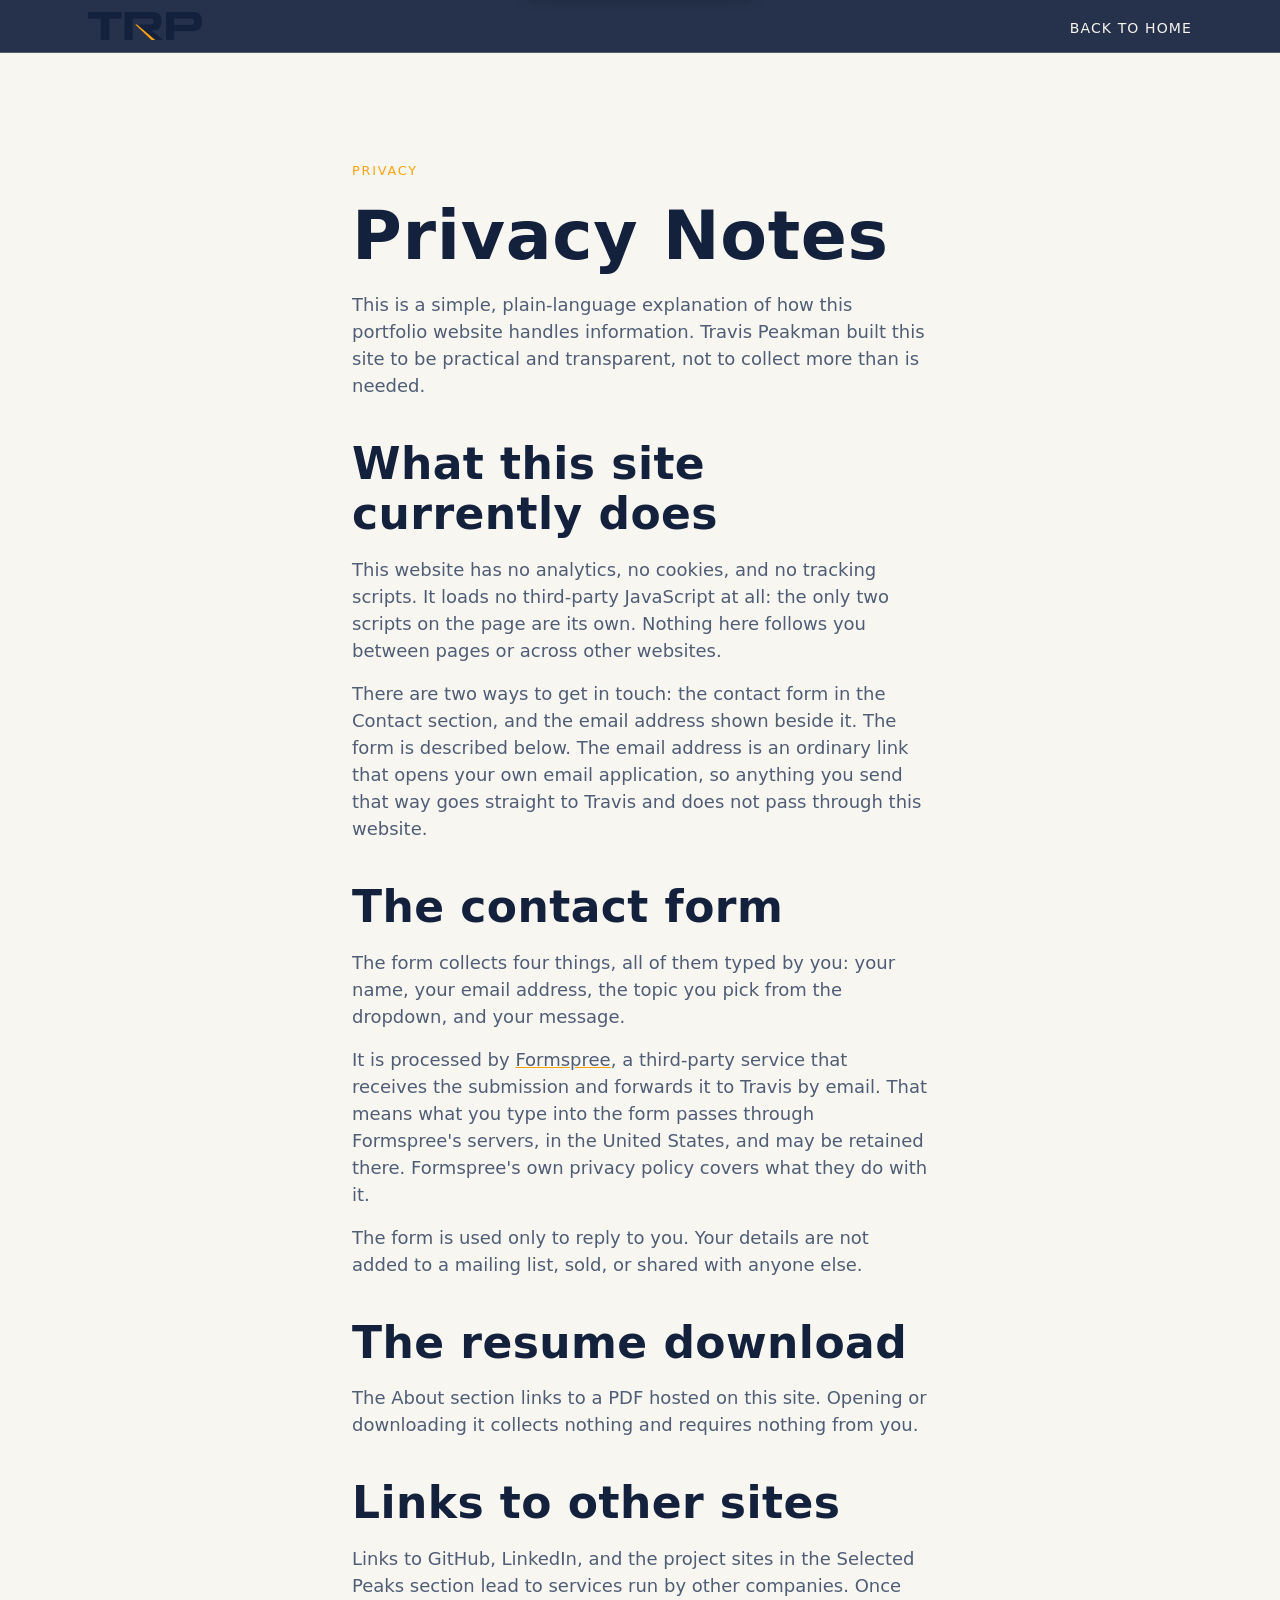
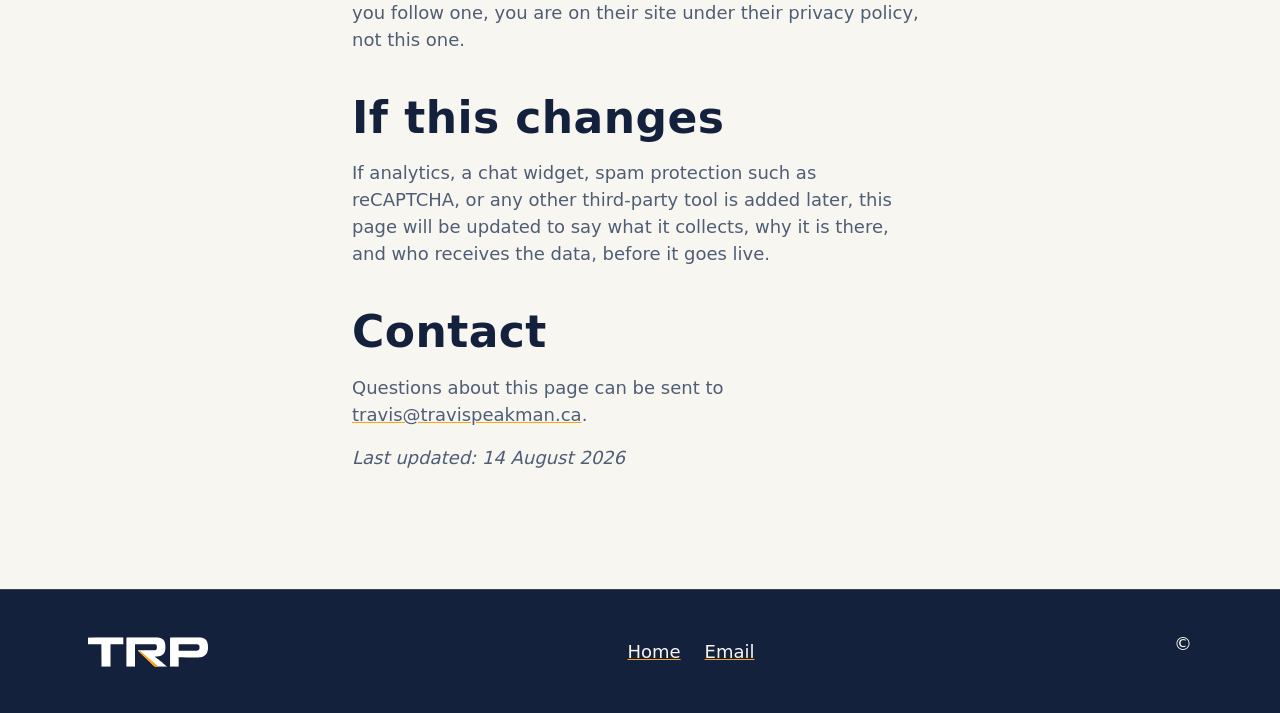
<file: privacy.html>
<!DOCTYPE html>
<html lang="en">
<head>
  <meta charset="UTF-8" />
  <meta name="viewport" content="width=device-width, initial-scale=1.0" />
  <!-- Tints the browser chrome around the page on iOS Safari and Android
       Chrome. Deep Navy matches the sticky header, so the UI reads as part
       of the site rather than a white band above a dark header. -->
  <meta name="theme-color" content="#14213D" />
  <title>Privacy | Travis Peakman</title>
  <meta name="description" content="Privacy information for the Travis Peakman (TRP) portfolio website." />
  <!-- Intentionally noindex: this page is also left out of sitemap.xml to avoid a search-engine conflict. Keep both in sync if this decision changes. -->
  <meta name="robots" content="noindex, follow" />
  <link rel="canonical" href="https://travispeakman.ca/privacy.html" />

  <link rel="icon" type="image/svg+xml" href="assets/logos/favicon.svg" />
  <link rel="icon" type="image/png" sizes="32x32" href="assets/logos/favicon-32x32.png" />
  <link rel="apple-touch-icon" href="assets/logos/apple-touch-icon.png" />

  <link rel="stylesheet" href="css/variables.css" />
  <link rel="stylesheet" href="css/global.css" />
  <link rel="stylesheet" href="css/layout.css" />
  <link rel="stylesheet" href="css/components.css" />

  <style>
    .legal-page {
      max-width: 42rem;
      margin-inline: auto;
      padding-block: var(--space-section);
    }

    .legal-page h2 {
      margin-top: var(--space-lg);
    }

    .legal-page p {
      color: var(--color-text-muted);
    }
  </style>
</head>
<body>
  <a class="skip-link" href="#main-content">Skip to main content</a>

  <header class="site-header">
    <div class="container site-header__inner">
      <a class="site-header__logo" href="index.html" aria-label="TRP: Travis Peakman, back to home">
        <img src="assets/logos/trp-logo-header.svg" alt="TRP" width="150" height="37" />
      </a>
      <nav class="main-nav" aria-label="Main navigation">
        <ul class="main-nav__list">
          <li><a class="main-nav__link" href="index.html">Back to Home</a></li>
        </ul>
      </nav>
    </div>
  </header>

  <main id="main-content">
    <div class="container legal-page">
      <span class="eyebrow">Privacy</span>
      <h1>Privacy Notes</h1>
      <p>
        This is a simple, plain-language explanation of how this portfolio website handles
        information. Travis Peakman built this site to be practical and transparent, not to
        collect more than is needed.
      </p>

      <h2>What this site currently does</h2>
      <p>
        This website has no analytics, no cookies, and no tracking scripts. It loads no
        third-party JavaScript at all: the only two scripts on the page are its own.
        Nothing here follows you between pages or across other websites.
      </p>
      <p>
        There are two ways to get in touch: the contact form in the Contact section, and
        the email address shown beside it. The form is described below. The email address
        is an ordinary link that opens your own email application, so anything you send
        that way goes straight to Travis and does not pass through this website.
      </p>

      <h2>The contact form</h2>
      <p>
        The form collects four things, all of them typed by you: your name, your email
        address, the topic you pick from the dropdown, and your message.
      </p>
      <p>
        It is processed by <a href="https://formspree.io/legal/privacy-policy"
        target="_blank" rel="noopener noreferrer">Formspree</a>, a third-party service that
        receives the submission and forwards it to Travis by email. That means what you type
        into the form passes through Formspree's servers, in the United States, and may be
        retained there. Formspree's own privacy policy covers what they do with it.
      </p>
      <p>
        The form is used only to reply to you. Your details are not added to a mailing list,
        sold, or shared with anyone else.
      </p>

      <h2>The resume download</h2>
      <p>
        The About section links to a PDF hosted on this site. Opening or downloading it
        collects nothing and requires nothing from you.
      </p>

      <h2>Links to other sites</h2>
      <p>
        Links to GitHub, LinkedIn, and the project sites in the Selected Peaks section lead
        to services run by other companies. Once you follow one, you are on their site under
        their privacy policy, not this one.
      </p>

      <h2>If this changes</h2>
      <p>
        If analytics, a chat widget, spam protection such as reCAPTCHA, or any other
        third-party tool is added later, this page will be updated to say what it collects,
        why it is there, and who receives the data, before it goes live.
      </p>

      <h2>Contact</h2>
      <p>
        Questions about this page can be sent to
        <a href="mailto:travis@travispeakman.ca">travis@travispeakman.ca</a>.
      </p>

      <p><em>Last updated: 14 August 2026</em></p>
    </div>
  </main>

  <footer class="site-footer">
    <div class="container site-footer__inner">
      <div>
        <img src="assets/logos/trp-logo-white.svg" alt="TRP" width="120" height="30" />
      </div>
      <div class="site-footer__links">
        <a href="index.html">Home</a>
        <a href="mailto:travis@travispeakman.ca">Email</a>
      </div>
      <p>&copy; <span data-current-
</file>
<file: css/variables.css>
/* ==========================================================================
   TRP Brand Tokens
   Single source of truth for colour, type, spacing, and motion values.
   ========================================================================== */

:root {
  /* Brand colours */
  --color-deep-navy: #14213D;
  --color-trail-orange: #FCA311;
  --color-warm-off-white: #F8F6F0;
  --color-slate-blue-grey: #4F5D75;
  --color-soft-sand: #D8CBB5;
  --color-charcoal: #1F2421;

  /* Semantic colour roles */
  --color-bg: var(--color-warm-off-white);
  --color-bg-alt: #ffffff;
  --color-text: var(--color-deep-navy);
  --color-text-muted: var(--color-slate-blue-grey);
  --color-accent: var(--color-trail-orange);
  --color-border: var(--color-soft-sand);
  --color-inverse-bg: var(--color-deep-navy);
  --color-inverse-text: var(--color-warm-off-white);

  /* Typography */
  --font-display: "Eurostile Extended", "Archivo Expanded", "Montserrat", system-ui, sans-serif;
  --font-body: "Inter", "IBM Plex Sans", "Montserrat", system-ui, sans-serif;

  --fs-h1: clamp(2.25rem, 5vw + 1rem, 4.25rem);
  --fs-h2: clamp(1.75rem, 3vw + 1rem, 2.75rem);
  --fs-h3: clamp(1.25rem, 1.5vw + 1rem, 1.65rem);
  --fs-body: clamp(1rem, 0.3vw + 0.95rem, 1.125rem);
  --fs-small: 0.875rem;
  --fs-label: 0.8rem;

  --lh-tight: 1.15;
  --lh-normal: 1.5;
  --lh-loose: 1.7;

  /* Spacing */
  --space-section: clamp(4rem, 8vw, 8rem);
  --space-card: clamp(1.25rem, 3vw, 2rem);
  --space-xs: 0.5rem;
  --space-sm: 1rem;
  --space-md: 1.5rem;
  --space-lg: 2.5rem;
  --space-xl: 4rem;

  /* Layout */
  /* The sticky header's real rendered height: its tallest child (the
     Contact button, ~41px) plus 0.75rem padding top and bottom plus its
     1px bottom border. Declared here because scroll-padding-top in
     global.css has to match it: an anchor offset that disagrees with
     the header lands section headings underneath it.

     If .site-header__inner's padding changes, this changes with it. */
  --header-height: 66px;
  --container-width: 1200px;
  --container-padding: clamp(1.25rem, 5vw, 3rem);
  --radius-card: 1.25rem;
  --radius-sm: 0.5rem;
  --radius-pill: 999px;

  /* Motion */
  --transition-base: 180ms ease;
  --transition-slow: 420ms ease;
  --reveal-distance: 24px;
}
</file>
<file: css/global.css>
/* ==========================================================================
   Global base styles: reset, typography, links, focus states.
   ========================================================================== */

*,
*::before,
*::after {
  box-sizing: border-box;
}

html {
  scroll-behavior: smooth;
  /* One anchor offset for the whole document, instead of a
     scroll-margin-top on each target.

     Every in-page link previously relied on individual
     scroll-margin-top: 5rem declarations spread across three files:
     seven of them. They worked, but each new anchor had to remember to
     opt in (#featured-project needed its own rule added for exactly that
     reason), and 5rem was a hand-tuned guess rather than the header's
     real height. scroll-padding-top on the scroll container applies to
     every anchor automatically, including ones added later.

     +0.5rem over --header-height so a heading clears the header rather
     than sitting flush against its underside. */
  scroll-padding-top: calc(var(--header-height) + 0.5rem);
  /* scroll-snap-type: y proximity used to live here, making every
     top-level section and project card a snap point (components.css,
     layout.css). Turned off per direct request ("take out the
     scrolling lock") while the rest of the content/design gets
     cleaned up first, snapping is something to revisit deliberately
     later, not mid-cleanup. Removing it HERE (the one property that
     actually turns snapping on for the whole page) is enough on its
     own: every individual scroll-snap-align/scroll-snap-stop/
     scroll-margin-top declaration elsewhere is inert without a
     scroll-snap-type ancestor, so they're left in place rather than
     stripped out piecemeal across three files, turning snapping back
     on later, if that's the direction, is just restoring this one
     line. */
}

body {
  margin: 0;
  background: var(--color-bg);
  color: var(--color-text);
  font-family: var(--font-body);
  font-size: var(--fs-body);
  line-height: var(--lh-normal);
  -webkit-font-smoothing: antialiased;
}

img,
svg {
  max-width: 100%;
  display: block;
}

h1,
h2,
h3 {
  font-family: var(--font-display);
  line-height: var(--lh-tight);
  margin: 0 0 var(--space-sm);
  letter-spacing: 0.01em;
}

h1 { font-size: var(--fs-h1); }
h2 { font-size: var(--fs-h2); }
h3 { font-size: var(--fs-h3); }

p {
  margin: 0 0 var(--space-sm);
}

a {
  color: inherit;
  text-decoration-color: var(--color-accent);
}

ul {
  margin: 0;
  padding: 0;
  list-style: none;
}

button {
  font-family: inherit;
}

/* Section label / eyebrow style used across the site */
.eyebrow {
  display: inline-block;
  font-family: var(--font-display);
  font-size: var(--fs-label);
  text-transform: uppercase;
  letter-spacing: 0.14em;
  color: var(--color-accent);
  margin-bottom: var(--space-sm);
}

/* Available to screen readers, invisible on screen. Used for context a
   sighted user gets from visual cues but a screen-reader user doesn't:
   currently the "(opens in a new tab)" note on external project links.

   `clip-path: inset(50%)` rather than the older `clip: rect(0 0 0 0)`,
   and 1px rather than 0 dimensions: a zero-size element is dropped from
   the accessibility tree by some screen readers, which defeats the whole
   point. `white-space: nowrap` stops the text wrapping inside that 1px
   box and being reported as one letter per line. */
.visually-hidden {
  position: absolute;
  width: 1px;
  height: 1px;
  margin: -1px;
  padding: 0;
  overflow: hidden;
  clip-path: inset(50%);
  white-space: nowrap;
  border: 0;
}

/* Visible focus states for keyboard users */
a:focus-visible,
button:focus-visible,
[tabindex]:focus-visible {
  outline: 3px solid var(--color-accent);
  outline-offset: 3px;
}

/* Skip link for keyboard/screen reader users, required for WCAG 2.4.1
   (Bypass Blocks) and lets keyboard/screen-reader visitors jump past
   the nav straight to the main content instead of tabbing through it
   on every page load. Meant to stay fully invisible until it receives
   keyboard focus (first Tab press), then appear briefly at the top.

   Hidden via transform, not top: -3rem as a first version did: a
   fixed negative top offset has to guess the link's own rendered
   height (padding + line-height) exactly right, and here it was just
   shy of enough, leaving a visible sliver at rest even without focus
   (confirmed in testing). translateY(-150%) hides it relative to its
   OWN height regardless of exactly what that height computes to, so
   there's no guessing involved.

   box-shadow adds visual separation on focus: the link's background is
   the same Deep Navy as the header behind it, so without some kind of
   edge the two blended together and it read as a broken, doubled-up
   logo area rather than a distinct floating control (confirmed in
   testing).

   left: 50% + translateX(-50%) centers it instead of anchoring to the
   left edge: a first version sat at left: 1rem, directly on top of
   the TRP logo (confirmed in testing, screenshot showed the logo
   peeking out from behind it). Centered, it lands in the open space
   between the logo and the nav on desktop instead of colliding with
   either. */
.skip-link {
  position: absolute;
  left: 50%;
  top: 1rem;
  transform: translate(-50%, -150%);
  background: var(--color-deep-navy);
  color: var(--color-warm-off-white);
  padding: 0.75rem 1.25rem;
  border-radius: var(--radius-sm);
  box-shadow: 0 4px 16px rgba(0, 0, 0, 0.45);
  z-index: 100;
  transition: transform var(--transition-base);
}

.skip-link:focus {
  transform: translate(-50%, 0);
}

/* Reduced motion: respect user preference site-wide */
@media (prefers-reduced-motion: reduce) {
  html {
    scroll-behavior: auto;
    /* Scroll-snap moves the scroll position without the user directly
       controlling it, same category of concern as any other motion:
       off for reduced-motion users, same as everything else here. */
    scroll-snap-type: none;
  }

  * {
    animation-duration: 0.001ms !important;
    animation-iteration-count: 1 !important;
    transition-duration: 0.001ms !important;
    scroll-behavior: auto !important;
  }
}

/*
  Scroll-reveal, fail-safe by default.

  Content must never depend on JavaScript to become visible. `.reveal` is
  fully visible on its own. Only once js/main.js confirms IntersectionObserver
  is available does it add `.reveal--pending` (via setupScrollReveal), which
  is what actually hides the element before animating it in. If a script
  fails to load, throws an error, or JS is disabled entirely, every section
  still renders normally: the site just loses the entrance animation.
*/
.reveal {
  opacity: 1;
  transform: none;
}

.reveal.reveal--pending {
  opacity: 0;
  transform: translateY(var(--reveal-distance));
  transition: opacity var(--transition-slow), transform var(--transition-slow);
}

.reveal.reveal--pending.is-visible {
  opacity: 1;
  transform: translateY(0);
}

@media (prefers-reduced-motion: reduce) {
  .reveal.reveal--pending {
    opacity: 1;
    transform: none;
  }
}
</file>
<file: css/layout.css>
/* ==========================================================================
   Layout: container, section rhythm, header/nav, grid patterns.
   ========================================================================== */

.container {
  width: 100%;
  max-width: var(--container-width);
  margin-inline: auto;
  padding-inline: var(--container-padding);
}

/* Every top-level section is now its own scroll-snap stop, on top of
   the project cards inside Selected Peaks that already opt in the same
   way (components.css): scroll-snap-type: y proximity lives on html
   in global.css (off for prefers-reduced-motion), so this only ever
   nudges a scroll that's already coming to rest near a section's top
   into clean alignment; it never overrides where someone's actually
   trying to stop, the same reasoning that kept the project cards on
   proximity instead of mandatory. start, not center: most of these
   sections (Selected Peaks, What I Do, Tools & Skills) run taller than
   the viewport, so aligning the top edge is the only version of
   "snapped" that makes sense; centering a much-taller-than-viewport
   section isn't meaningfully different from not snapping at all.
   scroll-margin-top matches .project-card's own value (roughly the
   sticky header's height) so a snapped section's heading doesn't end
   up tucked under the header.

   scroll-snap-stop: always is what makes this feel snappier, not a
   switch to mandatory, with the default (normal), a fast flick of the
   scroll wheel/trackpad can glide straight past a section's snap point
   without ever engaging it, which is why the first pass felt barely
   there. always forces the very next snap point to actually catch the
   scroll instead of letting momentum carry past it, without forcing a
   snap when someone's deliberately stopping mid-section the way full
   mandatory would. */
section {
  /* --space-xl (was --space-section, up to 8rem top/bottom): per
     direct request that every section share the exact same padding
     so the page's rhythm reads as uniform. This used to be the
     variable only #what-i-do was trimmed down to (its own solid Slate
     Blue Grey background reading as too heavy at the larger size);
     now every section matches that same smaller amount instead of
     just the one, so #what-i-do's own now-redundant padding-block
     override has been removed below. */
  padding-block: var(--space-xl);
  scroll-snap-align: start;
  scroll-snap-stop: always;
  /* scroll-margin-top: 5rem removed: scroll-padding-top on html
     (global.css) now offsets every anchor in the document from one
     value tied to the header's real height. */
}

/* ---- Header / Nav ------------------------------------------------------ */

.site-header {
  position: sticky;
  top: 0;
  z-index: 50;
  /* Dark header is the primary direction now, see FIX/summary notes. */
  background: rgba(20, 33, 61, 0.92);
  /* -webkit- first: Safari has never shipped backdrop-filter unprefixed,
     so without this the sticky header simply loses its blur on every Apple
     device. It degrades to the flat 92% navy above, which is readable, but
     the effect was doing real work separating the header from the hero. */
  -webkit-backdrop-filter: blur(6px);
  backdrop-filter: blur(6px);
  border-bottom: 1px solid var(--color-slate-blue-grey);
}

/* 0.75rem, down from --space-sm (1rem). With the Contact button setting
   the inner height at ~41px, 1rem of padding put the header at ~74px,
   just outside the 50-70px band recommended for desktop, though still
   comfortably under the 10%-of-viewport ceiling. 0.75rem brings it to
   ~66px, inside the band, and hands the difference back to content on
   every screen.

   --header-height below is derived from these same numbers and is what
   drives the anchor offset (see html in global.css), so the two can't
   drift apart the way seven hand-tuned scroll-margin-top values could. */
.site-header__inner {
  display: flex;
  align-items: center;
  justify-content: space-between;
  padding-block: 0.75rem;
}

.site-header__logo {
  display: flex;
  align-items: center;
  gap: var(--space-xs);
}

.site-header__logo img {
  height: 28px;
  width: auto;
}

.main-nav {
  display: none;
  /* Positioning context for .nav-progress below, which is sized/placed
     at runtime by setupNavProgress() (js/main.js) relative to this
     element's own box. */
  position: relative;
}

.main-nav__list {
  display: flex;
  /* Six items now that Skills is included: keep the gap responsive so the
     nav doesn't feel cramped right at the 860px breakpoint. */
  gap: clamp(1rem, 2vw, 2.5rem);
  align-items: center;
}

/* Extra separation before the Contact CTA.

   It's an <li> in the same list as the section links, so it inherited
   the same gap and read as the sixth navigation item rather than a
   distinct action. The five plain links are one group (places on this page) and Contact is something else entirely, so the spacing should
   say so.

   Applied with margin-inline-start on the item rather than a larger gap,
   because `gap` can't vary between individual flex items. Scaled to the
   list's own responsive gap (roughly half again) so the two stay in
   proportion as the viewport changes, instead of the separation
   collapsing or ballooning relative to the rhythm around it.

   :last-child rather than a class: Contact is the last item by
   definition here: the CTA that closes the route. */
.main-nav__list > li:last-child {
  margin-inline-start: clamp(0.5rem, 1vw, 1.25rem);
}

.main-nav__link {
  font-family: var(--font-display);
  font-size: var(--fs-small);
  text-transform: uppercase;
  letter-spacing: 0.08em;
  text-decoration: none;
  color: var(--color-warm-off-white);
  padding-block: var(--space-xs);
  border-bottom: 2px solid transparent;
  transition: border-color var(--transition-base), color var(--transition-base);
}

.main-nav__link:hover {
  /* border-color removed here too, matching .is-active below, same
     reasoning: the dashed .nav-progress__fill line is the only
     progress/state indicator now, not a solid underline. Text color
     still changes on hover for feedback. */
  color: var(--color-accent);
}

/* .is-active deliberately does NOT set border-color (unlike :hover
   above): a solid orange underline on the active link was
   duplicating/clashing with the dashed .nav-progress__fill line right
   below it (confirmed in testing: "remove the solid line at the
   bottom"). The dashed fill is the only indicator of progress/current
   section now; .is-active still changes text color. */
.main-nav__link.is-active {
  color: var(--color-accent);
}

/* Route-progress track, sizing/positioning container for the dashed
   orange fill under the plain nav links (Work through About), which
   grows as you scroll through the matching section, echoing the dashed
   route line in the hero illustration. left/width/top are all set at
   runtime by setupNavProgress() (js/main.js), not in CSS: the nav's
   gap is a responsive clamp(), so a fixed value here would drift out
   of sync with where the links actually render.

   No background of its own: a first version gave this a dim,
   always-visible dashed line as a "track" for the fill to grow along,
   but that meant a visible line ran under the nav even before
   scrolling anywhere (confirmed in testing: "when you're at the top,
   you can see the dotted line: I don't wanna see it"). Now nothing is
   visible here at all except whatever .nav-progress__fill itself
   draws. */
.nav-progress {
  position: absolute;
  height: 2px;
  pointer-events: none;
}

.nav-progress__fill {
  display: block;
  height: 100%;
  width: 0%;
  background-image: repeating-linear-gradient(
    90deg,
    var(--color-accent) 0,
    var(--color-accent) 6px,
    transparent 6px,
    transparent 12px
  );
  transition: width var(--transition-slow);
}

.nav-toggle {
  display: inline-flex;
  align-items: center;
  justify-content: center;
  width: 44px;
  height: 44px;
  background: none;
  border: 1px solid var(--color-slate-blue-grey);
  border-radius: var(--radius-sm);
  cursor: pointer;
}

.nav-toggle__bar,
.nav-toggle__bar::before,
.nav-toggle__bar::after {
  content: "";
  display: block;
  width: 20px;
  height: 2px;
  background: var(--color-warm-off-white);
  position: relative;
  transition: transform var(--transition-base);
}

.nav-toggle__bar::before {
  position: absolute;
  top: -6px;
}

.nav-toggle__bar::after {
  position: absolute;
  top: 6px;
}

.mobile-nav {
  display: none;
  flex-direction: column;
  gap: var(--space-sm);
  padding: var(--space-md) var(--container-padding) var(--space-lg);
  background: var(--color-deep-navy);
  border-bottom: 1px solid var(--color-slate-blue-grey);
}

.mobile-nav.is-open {
  display: flex;
}

.mobile-nav__link {
  font-family: var(--font-display);
  text-transform: uppercase;
  letter-spacing: 0.06em;
  font-size: var(--fs-small);
  padding-block: var(--space-xs);
  text-decoration: none;
  color: var(--color-warm-off-white);
}

@media (min-width: 860px) {
  .main-nav {
    display: block;
  }

  .nav-toggle,
  .mobile-nav {
    display: none !important;
  }
}

/* ---- Hero --------------------------------------------------------------- */
/*
  Dark hero is the primary direction (approved over the light hero). Deep
  Navy background, Warm Off-White text, Trail Orange accents/CTA. Kept as
  plain rules (not a toggle-able theme) since this is now the site default.
*/

.hero {
  padding-block: clamp(3.5rem, 8vw, 6rem);
  position: relative;
  overflow: hidden;
  background: var(--color-deep-navy);
  color: var(--color-warm-off-white);
}

@media (min-width: 960px) {
  .hero {
    padding-block: clamp(5rem, 10vw, 8rem);
  }
}

/* Restrained background grid: structure, not graph paper. Very low
   opacity, generous spacing, so it reads as texture from a normal viewing
   distance rather than a visible pattern. */
.hero::before {
  content: "";
  position: absolute;
  inset: 0;
  z-index: 0;
  background-image:
    linear-gradient(rgba(216, 203, 181, 0.035) 1px, transparent 1px),
    linear-gradient(90deg, rgba(216, 203, 181, 0.035) 1px, transparent 1px);
  background-size: 88px 88px;
  pointer-events: none;
}

/* Full-bleed illustrated scene: raster asset, applied as a CSS background
   rather than an <img> or inline <svg> (see the TODO comment on the
   .hero__scene element in index.html: the asset isn't placed yet, so this
   renders empty and the hero falls back to the plain Deep Navy background
   below, never a broken-image icon). Sits above the background grid, below
   the dark overlay and the real text content.

   background-position favours the right side of the image, where the
   mountain/route/peak/UI-panel story lives: the quieter left portion of
   the image is what gets cropped away first as the hero gets narrower or
   shorter, same intent as the previous SVG's preserveAspectRatio trick, but
   expressed with a plain cover + position rule since this is now a normal
   background image. */
.hero__scene {
  position: absolute;
  inset: 0;
  z-index: 1;
  pointer-events: none;
  overflow: hidden;
  background-image: url("../assets/images/hero/trp-hero-scene-wide.webp");
  background-repeat: no-repeat;
  background-size: cover;
  background-position: right center;
  /* Matches the scene image's own left-edge colour (sampled directly off
     trp-hero-scene-wide.webp: #020F1E, notably darker than the hero's
     #14213D Deep Navy).

     This fixes a faint vertical line visible on wide monitors. The image
     is 1.777:1, and from 1600px up the rules below size it `auto 100%`
     rather than `cover`: deliberately, to stop it over-zooming on very
     wide screens. The side effect is that past a certain width the image
     stops short of the hero's left edge, and its own edge lands mid-hero
     as a hard seam between those two navies. Painting this box in the
     image's edge colour means both sides of that boundary are identical,
     so there's nothing left to see.

     Not visible at narrower widths: `cover` fills the box completely
     there, so this colour never shows. The .hero::after overlay
     (near-opaque Deep Navy on the left, fading right) sits above this
     and blends it back toward navy where the copy sits, so the darker
     tone doesn't change how the text side reads. */
  background-color: #020f1e;
}

/* Load-in glow, built as pseudo-elements on .hero__scene rather than a
   separately traced overlay (see the comment on .hero__scene in
   index.html for why). ::after uses trp-hero-route-mask.png: a derived
   asset containing ONLY the route/waypoint-dot/peak-marker pixels from
   the original image, with everything else made transparent. Because
   there's nothing else in this layer, brightening it can't lighten the
   mountains or background the way a blended duplicate of the full image
   did: there's simply nothing else there to brighten.

   Because this duplicates the same image's framing, it MUST mirror
   .hero__scene's own background-size/background-position at every
   breakpoint (see the mobile and wide-desktop overrides below): if it
   didn't, it would drift out of registration.

   trp-hero-route-mask.png was generated from trp-hero-scene-wide.png by
   isolating pixels where the red channel notably exceeds the blue channel
   (i.e. warm/orange-toned) and fading in alpha across that threshold:
   this is what a raster asset lets us do that a hand-traced vector path
   couldn't: perfect pixel-for-pixel registration, because it IS the same
   pixels, just isolated.

   REVEAL MECHANISM: a growing circular mask, centered at the route's
   bottom (near the person's feet) and expanding outward until it's
   comfortably past the peak. setupHeroRouteDraw() in js/main.js maps
   fixed pixel coordinates from the source image (where the route's
   bottom and the peak marker actually are) onto wherever that image
   currently lands on screen (reading the live computed background-size/position rather than assuming one) and sets
   --sweep-origin-x/-y and --sweep-r (all real pixel values) from that.
   This replaced two earlier approaches that both drifted: a diagonal
   sweep positioned via mask-position percentages worked out offline
   (assumed one fixed viewport aspect ratio), and, before that, the
   peak-marker pulse below being positioned via plain CSS percentages of
   the box, which stayed put relative to the BOX even when the image's
   crop shifted underneath it at a breakpoint or on resize/zoom.
   mapImagePointToBox() in js/main.js is what both this and the
   peak-marker pulse now use. */
.hero__scene::after {
  content: "";
  position: absolute;
  inset: 0;
  background-image: url("../assets/images/hero/trp-hero-route-mask.png");
  background-repeat: no-repeat;
  background-size: cover;
  background-position: right center;
  /* No brightness() here on purpose: Trail Orange's red channel (252 of
     255) is already near-maxed, so brightness() clips red almost
     immediately while green keeps climbing: the hue visibly shifts
     toward pale yellow instead of just getting brighter. A colored
     drop-shadow glows around the true color instead of distorting it.

     A round of widening/strengthening this (6px/0.5 → 12px/0.65 →
     18px/0.8, inner 3px/0.9 → 4px/0.95) alongside a wider --sweep-band
     (90 → 140 → 175 in js/main.js) was tried to make the moving line
     easier to catch on a first viewing, then explicitly reverted back
     to these original values, asked for directly ("I wanna go back to
     the way it was before we made those changes"), independent of and
     kept alongside the later hard-edge mask fix below. */
  filter: blur(0.5px) drop-shadow(0 0 3px rgba(252, 163, 17, 0.9)) drop-shadow(0 0 6px rgba(252, 163, 17, 0.5));
  /* --sweep-r is set directly by JS on every animation frame (not
     transitioned by CSS), see setupHeroRouteDraw() in js/main.js. The
     fallback value here (0px) only matters before JS has run its first
     frame, or if JS fails entirely (safeRun in main.js means a failure
     here just leaves the layer fully unrevealed rather than breaking
     anything else).

     The mask's own fade width is a small fixed 10px now, not
     --sweep-band (BAND_PX in js/main.js: back to 90, its original
     value, but that's now a separate, JS-only timing value for when the
     peak marker counts as "reached," unrelated to this mask). A wide
     soft mask fade was
     the previous approach to making the line more noticeable, but the
     user found the opposite was true: a glowy, gradual leading edge was
     HARDER to catch with the eye than a crisp one would be ("if it was
     a hard line, I might catch it better"). The drop-shadow glow above
     still gives the revealed trail its warmth/visibility along its
     length: only the actual moving tip is a hard cutoff now. */
  mask-image: radial-gradient(
    circle at var(--sweep-origin-x, 58%) var(--sweep-origin-y, 92%),
    black,
    black calc(var(--sweep-r, 0px) - 10px),
    transparent var(--sweep-r, 0px)
  );
  -webkit-mask-image: radial-gradient(
    circle at var(--sweep-origin-x, 58%) var(--sweep-origin-y, 92%),
    black,
    black calc(var(--sweep-r, 0px) - 10px),
    transparent var(--sweep-r, 0px)
  );
  mask-repeat: no-repeat;
  -webkit-mask-repeat: no-repeat;
  opacity: 0;
  transition: opacity 0.5s ease-out;
  pointer-events: none;
}

.hero__scene.is-glowing::after {
  opacity: 1;
}

/* Peak marker pulse: a single soft glow blooming near the summit marker
   once the sweep above has had time to climb there. left/top read
   --peak-x/--peak-y, set by setupHeroRouteDraw() in js/main.js from the
   marker's real pixel position in the source image, mapped through the
   live background-size/position: not a fixed percentage of the box.
   A fixed percentage drifted off the marker whenever the image's cover
   crop changed underneath it (different breakpoints, a resize, browser
   zoom crossing a breakpoint) since the box's percentage grid doesn't
   move with the image inside it. The fallback values below only apply
   before JS has run, or if it fails, see mapImagePointToBox(). */
.hero__scene::before {
  content: "";
  position: absolute;
  left: var(--peak-x, 81.6%);
  top: var(--peak-y, 4.4%);
  /* JS sets --peak-size in px from the live image scale (see
     repositionForCurrentLayout in js/main.js) so the halo stays the same
     size relative to the marker at every breakpoint. 4.2% is the
     pre-JS fallback only, and is correct at roughly desktop width. */
  width: var(--peak-size, 4.2%);
  aspect-ratio: 1;
  transform: translate(-50%, -50%) scale(0.4);
  border-radius: 50%;
  background: radial-gradient(circle, rgba(252, 163, 17, 0.9) 0%, rgba(252, 163, 17, 0.3) 30%, transparent 55%);
  opacity: 0;
  /* No transition-delay here on purpose, see the note on "is-peak-lit"
     below for why a fixed delay doesn't work for this.

     Deliberately NOT transitioning left/top: setupHeroRouteDraw() in
     js/main.js recomputes --peak-x/--peak-y via a ResizeObserver, which
     tracks a resize/zoom tightly (about once per frame). A transition on
     top of that live tracking would always be easing toward a target
     that's itself still moving, which reads as the dot trailing/lagging
     behind rather than sitting still: worse than just snapping directly
     to each recomputed position, which is what happens without one. */
  transition: opacity 0.8s ease-out, transform 0.8s ease-out;
  pointer-events: none;
}

/* "is-peak-lit" (as opposed to piggybacking on "is-glowing") is added by
   setupHeroRouteDraw() in js/main.js at the exact moment the growing
   sweep circle's radius has fully covered the peak: not on a fixed
   delay. An earlier version used transition-delay: 7.2s, sized to line
   up with the sweep's fixed 8s duration, but that assumed the sweep
   circle's radius reaches the peak right as the animation finishes. It
   doesn't: the circle grows to 20% past the peak's distance (so the peak
   is comfortably inside the fully-lit zone, not right at the fading
   edge, see setupHeroRouteDraw()), which means it actually arrives
   noticeably before 8s, and that arrival time depends on the feet-to-peak
   distance, which is different at every viewport. A fixed delay could
   only ever be correct for one specific distance, which is exactly why
   the pulse was showing up a couple of seconds late. */
.hero__scene.is-peak-lit::before {
  opacity: 1;
  transform: translate(-50%, -50%) scale(1);
  animation: hero-peak-pulse 2.6s ease-in-out 0.8s infinite;
}

/* A more emphatic "arrival" version (a few bigger pulses before settling
   into this loop) was tried here and reverted: it read as too abrupt
   (confirmed: "doesn't look right"). Back to just this one quiet,
   continuous pulse, same as before. */

@keyframes hero-peak-pulse {
  0%,
  100% {
    transform: translate(-50%, -50%) scale(1);
    opacity: 1;
  }
  50% {
    transform: translate(-50%, -50%) scale(1.18);
    opacity: 0.75;
  }
}

@media (prefers-reduced-motion: reduce) {
  .hero__scene::after,
  .hero__scene::before {
    transition: none;
  }

  .hero__scene.is-peak-lit::before {
    animation: none;
  }
}

/* Dark gradient overlay: solid Deep Navy on the left (protects text
   contrast) fading toward more transparent on the right (lets the scene's
   detail show through). This is what actually keeps the hero readable
   regardless of what the scene is doing underneath. */
.hero::after {
  content: "";
  position: absolute;
  inset: 0;
  z-index: 2;
  pointer-events: none;
  background: linear-gradient(
    90deg,
    rgba(20, 33, 61, 0.97) 0%,
    rgba(20, 33, 61, 0.9) 30%,
    rgba(20, 33, 61, 0.55) 60%,
    rgba(20, 33, 61, 0.25) 100%
  );
}

/* Mobile: shift the focal point further right and down so the crop avoids
   slicing awkwardly through the figure or the route path (the full scene
   is much wider than it is tall, so a narrow viewport otherwise tends to
   show a random vertical strip of mid-mountain with no story to it).
   "right bottom" keeps the peak/route/panels area anchored while cropping
   away the quiet left/top first. On top of that, darken the overlay more
   evenly so a smaller, more cropped scene doesn't compete with the text. */
@media (max-width: 639px) {
  .hero__scene {
    /* 82%, not `right`. At `right` the crop starts at source x=847 and the
       standing figure sits at x=900, so it was clipped hard against the
       left edge: present, but unreadable as a person.

       The scaled image is 791px wide in a ~390px box, leaving 401px of
       pan. At 82% the figure lands about 25% across and the summit marker
       about 81% across, which puts the marker under the hamburger and
       lets the route read diagonally between the two. Further left and
       the marker starts running off the right edge; further right and the
       figure goes back to the frame edge.

       Vertical crop is irrelevant here: `cover` on this box is driven by
       height, so the full 941px of image height is already visible and
       `bottom` only matters on taller heroes. */
    background-position: 82% bottom;
  }

  /* ::after duplicates .hero__scene's own background image (see above):
     must match its background-position here too, or the glow sweep would
     be lit up over a different crop than what's actually visible. The
     peak-marker pulse (::before) is no longer hidden here. It used to be,
     on the reasoning that the old `right bottom` crop cut the summit out
     of frame so there was nothing sensible to pulse against. That crop is
     gone: at 82% the summit renders about 81% across, near the hamburger,
     and the pulse is the same element desktop uses.

     Its position comes from setupHeroRouteDraw() in js/main.js, which
     maps HERO_PEAK_PX (1364, 57 in the source image) through the live
     background-size/position rather than any fixed CSS percentage, so it
     lands on the marker at every breakpoint. That mapping reads its
     mobile values from getHeroBackgroundConfig(), which mirrors the
     `82% bottom` set above: both were updated together, and both have to
     stay in step. */
  .hero__scene::after {
    background-position: 82% bottom;
  }

  /* Was a flat rgba(20, 33, 61, 0.85) sheet across the whole hero, which
     is why the scene read as faint noise on a phone rather than as
     artwork: the image was rendering correctly and then being covered
     almost entirely, edge to edge.

     A gradient instead, dense where the copy is and thinning downward:

       0%   0.82  eyebrow
       14%  0.80  end of the eyebrow zone
       48%  0.70  headline and supporting line
       76%  0.48  CTA band, scene coming through
       100% 0.28  mountains and route clearly visible at the base

     The stops are weighted toward the top rather than spread evenly
     because the copy block occupies roughly the first two thirds of the
     hero on a narrow viewport. An even gradient would start lifting the
     overlay while text is still sitting on it.

     0.80 at the top is set by the Trail Orange eyebrow, not the headline.
     Measured against the brightest pixel the crop could put behind it
     (snow on the peak, ~#C8CDD7), off-white headline type still clears
     9:1 at that density, but orange on navy is a much narrower pairing
     and drops under the 4.5 threshold below about 0.78. So the eyebrow is
     what holds the top of this gradient up; everything else has room to
     spare.

     A first pass ran 0.92 down to 0.34 and read as too flat up top once
     the base was working: the bottom looked like artwork and the top
     looked like a dead navy field by comparison.

     0.28 rather than 0 at the bottom: the scene's own lower area is
     already the busiest part of the image, and a fully uncovered strip
     under the buttons pulled the eye off them.

     Considered instead: holding the copy back until a route-draw
     animation finished, then fading it in over the revealed scene. Not
     done. It delays the first thing a visitor reads on the smallest
     screen, it costs Largest Contentful Paint, anyone with
     prefers-reduced-motion set skips it and lands on the un-fixed state
     anyway, and it would have made the artwork visible for about two
     seconds rather than permanently. The overlay was the actual problem.
     The existing route glow sweep still plays; it now sweeps across a
     scene that can be seen. */
  .hero::after {
    background: linear-gradient(
      to bottom,
      rgba(20, 33, 61, 0.06) 0%,
      rgba(20, 33, 61, 0.24) 16%,
      rgba(20, 33, 61, 0.52) 38%,
      rgba(20, 33, 61, 0.5) 62%,
      rgba(20, 33, 61, 0.3) 82%,
      rgba(20, 33, 61, 0.18) 100%
    );
  }
}

/* Wide desktop (1600px+): `cover` keeps scaling the image wider as the
   viewport widens, but the hero's height stays roughly fixed past ~1280px
   (see the clamp() on .hero padding above), so past a certain width,
   `cover` is forced to zoom in further just to fill the extra width,
   stretching the mountain/route/panel grouping thinner and pushing it
   further from the text than the composition that reads well on a
   standard desktop. Freeze the scale here instead: size the image by
   height only (auto height driven, no longer led by container width) so
   its rendered width stops growing with the viewport. Anchored right, so
   any extra width beyond that just becomes more quiet dark space on the
   left (which suits the design anyway) rather than the scene stretching
   into it. */
@media (min-width: 1600px) {
  .hero__scene {
    background-size: auto 100%;
    background-position: right center;
  }

  /* ::after duplicates the same image: mirror the frozen-zoom sizing
     here too, same reasoning as the mobile override above. */
  .hero__scene::after {
    background-size: auto 100%;
    background-position: right center;
  }
}

/* Ultrawide (1900px+): hold the same frozen scale/position as the 1600px
   tier. Kept as its own query (rather than folded into the 1600px rule)
   so the two can be tuned independently after visual testing without
   touching the 1600px behaviour. */
@media (min-width: 1900px) {
  .hero__scene {
    background-size: auto 100%;
    background-position: right center;
  }

  .hero__scene::after {
    background-size: auto 100%;
    background-position: right center;
  }
}

.hero__grid {
  position: relative;
  z-index: 3;
  display: grid;
  gap: var(--space-xl);
  align-items: center;
}

.hero__copy {
  max-width: 42rem;
}

.hero h1 {
  /* A touch looser than the global tight heading line-height so the
     three-line mobile wrap doesn't feel cramped, while staying tight and
     confident on desktop. */
  line-height: 1.22;
}

/* Just the closing period, wrapped in its own span in index.html:
   Trail Orange instead of the headline's own inherited white, a small
   accent tying the sentence's end to the brand color. */
.hero__period {
  color: var(--color-accent);
}

@media (min-width: 640px) {
  .hero h1 {
    line-height: var(--lh-tight);
  }
}

.hero__role {
  font-size: var(--fs-h3);
  color: var(--color-soft-sand);
  margin-bottom: var(--space-md);
}

.hero__supporting {
  max-width: 38rem;
  color: var(--color-soft-sand);
  font-size: var(--fs-body);
  line-height: var(--lh-loose);
}

.hero__actions {
  display: flex;
  flex-wrap: wrap;
  /* align-items: center, not the flex default of stretch, with the
     default, this container was silently forcing both .btn__wrap
     children to match the height of the TALLER one (the primary CTA),
     which is why every font-size/padding change made to shrink the
     secondary CTA's height never actually showed up visually: the
     padding was applied correctly, but stretch was overriding the
     rendered height regardless (confirmed in testing: the two
     buttons kept looking the same size no matter how much smaller
     secondary's own CSS got). center lets each button size to its own
     content and just aligns them on their vertical center instead. */
  align-items: center;
  gap: var(--space-md);
  margin-top: var(--space-lg);
}

/* The secondary CTA is a transparent/navy-border button by default
   (components.css), on the dark hero it needs a light outline instead.
   .btn__wrap--secondary (not the generic .btn__wrap, which also wraps
   the primary button) is included here too: the ring svg (.btn__ring)
   lives as a sibling of the button rather than a child of it (see
   components.css for why), so it inherits `color` from the wrapper, not
   from .btn--secondary directly, without this, the ring would stay
   off-white and never pick up the navy hover swap. Primary's ring
   doesn't need this: it's colored explicitly (Slate Blue-Grey), not via
   currentColor, so it has no reason to share this selector. */
.hero .btn--secondary,
.hero .btn__wrap--secondary {
  color: var(--color-warm-off-white);
  border-color: var(--color-warm-off-white);
}

.hero .btn--secondary:hover,
.hero .btn__wrap--secondary:hover {
  /* Reuses the primary CTA's exact ::after inset-patch mechanism
     (components.css) instead of an independently-computed border,
     every attempt at a separately-traced hover border (clip-path ring,
     svg stroke, drop-shadow fake-stroke) eventually showed some kind of
     edge mismatch, while the inset-patch technique has had none since
     it was built for the primary button. This element's own background
     becomes the thin outer sliver (navy); the ::after patch becomes the
     interior fill: Slate Blue-Grey rather than Trail Orange, a more
     muted choice for this secondary CTA's hover state. Off-white text
     (rather than navy) for contrast against that mid-toned fill.
     background here is a no-op on .btn__wrap (no visible fill of its
     own) and is what actually paints .btn--secondary's hover sliver. */
  background: var(--color-deep-navy);
  color: var(--color-warm-off-white);
}

/* Secondary's ring: visible by default (the hollow look), hidden on
   hover, unchanged. Scoped to --secondary specifically now (was the
   generic .btn__wrap) since primary's ring reversed direction below,
   at the user's request to swap its default/:hover styling. */
.btn__wrap--secondary:hover .btn__ring {
  opacity: 0;
}

/* Primary's ring is kept fully hidden, on hover too: the user asked to
   remove the black (Charcoal) border that used to fade in on hover for
   any primary CTA (hero and nav both use .btn__wrap--primary, so this
   one rule covers both). Left at opacity: 0 rather than deleting the
   rule outright, since the ring markup/stroke color still exist below
   and this keeps the "always off" state explicit for later. */
.btn__wrap--primary .btn__ring,
.btn__wrap--primary:hover .btn__ring {
  opacity: 0;
}

/* Note: the old .hero__visual boxed-panel treatment (right-column framed
   route graphic) has been removed, superseded by the full-bleed
   .hero__scene background layer above. hero__grid is now effectively
   single-column (just hero__copy); no grid-template-columns split needed
   since there's no second grid item anymore. */

/* ---- Selected Peaks ------------------------------------------------------ */

/* Plain Warm Off-White base again: the Slate Blue Grey / cooler-tone
   idea moved down to the individual project cards instead (see
   .project-card's nth-child(odd/even) rule in components.css), which
   now alternate Slate Blue Grey and Warm Off-White card to card. A
   uniform section-level color would fight that per-card alternation,
   so the base stays the plain light background every other section
   uses, letting each card carry its own color.

   On top of that base, a topographic-map texture in fine Slate Blue
   Grey lines: this is the very first section after the dark hero, so
   it carries the dark-to-light handoff. Several passes here were
   reworked after direct feedback: plain concentric repeating-radial-
   gradient rings read as a mechanical target/bullseye; a hand-drawn
   version with just two or three isolated peak clusters read as
   sparse compared to the dense, all-over contour map Travis referenced
   (for inspiration only, not something to copy verbatim); `cover`
   sized against this section's own multi-thousand-pixel height blew a
   ~900px-tall source image up so only 4-5 giant lines were ever
   visible; and `repeat-y` tiling a source image that wasn't generated
   seamlessly top-to-bottom left a visible seam where each copy met the
   next.

   This version (assets/patterns/topo-pattern.svg) is generated at a
   tall 1600x3600 aspect (close to how tall this section actually tends to run once the project cards stack up) and background-size:
   100% 100% stretches that single image to exactly fill the section,
   however tall it actually ends up being, rather than tiling or
   cropping it. No repeat, so no seam. A winding river valley runs down
   the canvas, opening up below one deliberately placed peak near the
   very top, centered roughly where the hero section's own path exits
   near the figure's feet once the two sections sit back to back on
   the page. The valley drifts LEFT as it goes down (not side to side
   evenly), per direct feedback, since the hero scene's trees sit on
   the right side of that image, keeping this section's own action
   biased left avoids the two competing for the same visual space.
   Lower ridge plateau plus several small, low-amplitude foothill
   bumps scattered between the main peaks, per direct feedback wanting
   some genuinely low elevation numbers (25 to roughly 100) visible
   alongside the tall dramatic summits, rather than the whole canvas
   reading as uniformly high once away from the valley floor. Elevation
   numbers labeled on every level (spaced further apart via a wider
   level step so they don't double up) in Trail Orange, contour lines
   in Slate Blue Grey. */
.peaks {
  background-color: var(--color-bg-alt);
  /* ?v=11 -- zoomed out again, roughly double the previous step, per
     direct request. Feature sizes now divided by 1.85 (was 1.35 at v10,
     25 originally). Three things had to scale alongside it, each learned
     from an earlier attempt that got it wrong: the contour interval
     widened again to 62, because a wider view packs more elevation
     change into the same canvas and holding the interval fixed produces
     a dense unreadable mat of lines; the peak grid grew to 15 rows by 6
     columns, because fewer, larger features leave visible empty bands
     once shrunk; and the foothill count rose to 48 so low elevation
     numbers stay present across the map rather than everything reading
     as high ground. Peaks sit at absolute canvas positions rather than
     offsets from the river centreline, at this scale the river occupies
     only the middle third, and river-relative placement left both edges
     of the canvas bare.

     ?v=13 makes the river the FILLED ZERO-ELEVATION REGION rather than a
     drawn ribbon (?v=12's approach, which was a constant-width stroke
     laid over the map). The terrain is now built so the valley floor
     sits at exactly 0 and everything climbs from there, and a filled
     contour between -1 and 0.5 covers whatever hasn't risen out of the
     water yet. That's what makes the water widen where the valley opens
     and pinch where it narrows: it's the shape of the low ground, not a
     line following a centreline.

     Three things are load-bearing for this. The floor width grows
     downstream (15 to 47 units) with smoothed noise on the banks, so
     they read as organic rather than as two parallel edges. The peak
     field is CARVED AWAY inside the floor, ramping back in across the
     banks, without that, the gaussian tails of nearby peaks leak
     elevation into the riverbed and break the zero region into
     disconnected puddles instead of one continuous watercourse. And
     (?v=15) the elevation field is gaussian smoothed before contouring.

     That last one fixes banks that read as jagged. Contours are traced
     on the sampling grid, where each cell is about 2 canvas units, so a
     bank sitting only 8 to 25 units from the centreline was described by
     very few cells and came out stair-stepped. Smoothing the field lets
     the tracer interpolate a clean boundary, and it's applied to the
     field used for the lines as well as the fill so the contours stay
     consistent with the water they surround. The bank noise was also
     slackened from sigma 25 to 55, at the tighter value it wobbled on a
     short enough wavelength to read as ragged rather than meandering.

     ?v=16 fixes a break in the river near the top and adds the 0
     markers. The break was a side effect of the smoothing above: the
     headwater channel was only about four sampling cells across, narrow
     enough that the blur lifted it over the fill threshold and pinched
     the region shut. The headwater half-width is now 30 units rather
     than 15. Connectivity is verified in the generator with
     scipy.ndimage.label (one region, spanning every row, no strays)
     rather than by eye, since a visual check already missed this once.

     The waterline is now also traced as its own contour and labelled 0,
     stating the datum outright. Those labels are placed manually at
     fixed intervals: matplotlib's automatic placement finds few suitable
     spots along long, near-parallel bank lines and was emitting almost
     none of them.

     ?v=17 adds peak markers and names the river. Peaks are open
     triangles with a rounded elevation beside them, the standard topo
     convention, drawn only for the tallest summits and skipped wherever
     one would land near the channel or crowd a marker already placed:
     a triangle sitting in the water reads as a mistake rather than as
     map detail. The river is labelled PEAKMAN RIVER, following the
     channel's own direction.

     That label's rotation has to be computed in DISPLAY space, not data
     space: ax.invert_yaxis() means increasing data y runs downward on
     screen, so the vertical component is negated. Taking the angle
     straight from the data coordinates renders the label almost
     horizontal across a river that runs vertically (confirmed on the
     first attempt).

     Everything added here is held at the same faint weight as the
     contours. This is background texture sitting behind real content, so
     map detail that competed with the project cards on top of it would
     be a mistake however accurate it looked.

     Slate Blue Grey at 0.50 opacity (?v=19; stepped down from 0.9
     originally, through 0.75, 0.70 and 0.60) remains the only solid fill
     on the map; everything else is thin contour stroke, which is what
     makes that colour read as water rather than as more map furniture.

     629KB. Still the heaviest single asset on the page: worth
     revisiting before launch if page weight matters, where a coarser
     sampling grid would trade a little line smoothness for size.

     The dev server (server.js) sends no Cache-Control header at all, so
     the browser is free to (and does) keep serving whatever it first
     cached at this exact URL; bump this number any time
     topo-pattern.svg's contents change, or the browser just serves the
     old one again. Earlier bumps fixed real bugs still worth knowing
     about, both preserved in the regenerated file: ?v=8 corrected a
     y-axis flip (matplotlib puts data y=0 at the BOTTOM by default, so
     the intended peak-near-the-top rendered upside down), and ?v=3 added
     preserveAspectRatio="none" so the SVG stretches to the section
     instead of letterboxing. */
  border-top: 1px solid var(--color-border);
  border-bottom: 1px solid var(--color-border);
  position: relative;
}

/* The map itself, on its own layer purely so it can be faded to 50%.

   It can't stay as a background-image on .peaks: `opacity` applies to an
   element and everything inside it, so setting it there would fade the
   project cards and all the copy along with the map. Moving the image to
   a pseudo-element behind the content lets the map alone be dialled back
   while the cards on top stay at full strength.

   Note this is a different mechanism from the transparency already baked
   into the SVG's own colours (the river's 0.50 fill, the contours' 0.55
   stroke alpha). Those set the relative weight of elements WITHIN the
   map; this fades the finished map as a whole against the section
   background. */
.peaks::before {
  content: "";
  position: absolute;
  inset: 0;
  z-index: 0;
  pointer-events: none;
  opacity: 0.5;
  background-image: url("../assets/patterns/topo-pattern.svg?v=19");
  background-size: 100% 100%;
  background-position: top center;
  background-repeat: no-repeat;
}

/* Lifts the section's real content above the map layer, without this,
   .peaks::before (positioned) would paint over the in-flow container. */
.peaks > .container {
  position: relative;
  z-index: 1;
}

/* Groups the section header with the first (featured) project card
   into one shared scroll-snap stop, per direct request, scrolling
   into Selected Peaks should settle with "Selected Peaks" and
   Mountainside Millwork both visible together, centered as a single
   screen, rather than the header getting scrolled past on its own
   before the first card claims its own separate centered stop further
   down. Every project from here on (rendered into .peaks__track
   instead, see renderProjects() in js/main.js) still centers
   individually via .project-card's own scroll-snap-align: center
   (components.css); .project-card--featured opts out of that so it
   isn't ALSO its own separate stop directly underneath this one. */
.peaks__intro-group {
  scroll-snap-align: center;
  scroll-snap-stop: always;
  /* Same --space-xl gap .peaks__track uses between its own cards: this
     group's bottom edge (the first project card) needs the same
     breathing room before .peaks__track's first card (the second
     project) starts, now that the two are separate containers instead
     of one continuous grid. */
  margin-bottom: var(--space-xl);
}

/* This header sits in a card because plain text directly on the
   topo-pattern was getting lost in the contour lines behind it. It now
   matches .project-card exactly, same Slate Blue Grey fill at 90%, same
   Deep Navy 2px inset ring, same 0.5rem chamfer, rather than the
   off-white treatment it had while the project cards below it still
   alternated colours. Full width (no max-width) so it reads as the same
   size card as those; the readable line-length is capped on the
   paragraph itself instead, so copy doesn't stretch edge to edge inside
   the wider card.

   Background here is the RING; the fill lives on ::after below. See
   .project-card in components.css for why the ring can't be a real
   border on a chamfered shape, and why it's Soft Sand rather than the
   Deep Navy it used to be. */
/* Two columns inside the card at 900px+: eyebrow and heading on the
   left, intro on the right.

   A single column of text can't fill this card. Even pushed to the
   80-character WCAG maximum the measure only reaches ~787px of the
   1040px available, so widening trades emptiness for unreadability.
   Splitting the block is the only arrangement that fills the card
   without breaking the measure, and it echoes the two-column project
   cards directly below, so the section reads as one system.

   align-items: end sits the intro's last line on the heading's
   baseline-ish edge rather than floating it at the top, which is what
   makes the two columns read as one block instead of two stacked
   thoughts side by side. */
.peaks__intro {
  position: relative;
  z-index: 0;
  display: grid;
  grid-template-columns: 1fr;
  gap: var(--space-md);
  margin-bottom: var(--space-xl);
  background: var(--color-border);
  color: var(--color-warm-off-white);
  padding: var(--space-card);
  --card-chamfer: 0.5rem;
  clip-path: polygon(
    var(--card-chamfer) 0%,
    calc(100% - var(--card-chamfer)) 0%,
    100% var(--card-chamfer),
    100% calc(100% - var(--card-chamfer)),
    calc(100% - var(--card-chamfer)) 100%,
    var(--card-chamfer) 100%,
    0% calc(100% - var(--card-chamfer)),
    0% var(--card-chamfer)
  );
}

/* Identical inset geometry to .project-card::after, 2px inset with the
   chamfer + 0.83px perpendicular correction on the diagonals. */
.peaks__intro::after {
  content: "";
  position: absolute;
  z-index: -1;
  inset: 0;
  background: rgba(20, 33, 61, 0.8);
  background: color-mix(in srgb, var(--color-deep-navy) 80%, transparent);
  clip-path: polygon(
    calc(var(--card-chamfer) + 0.83px) 2px,
    calc(100% - var(--card-chamfer) - 0.83px) 2px,
    calc(100% - 2px) calc(var(--card-chamfer) + 0.83px),
    calc(100% - 2px) calc(100% - var(--card-chamfer) - 0.83px),
    calc(100% - var(--card-chamfer) - 0.83px) calc(100% - 2px),
    calc(var(--card-chamfer) + 0.83px) calc(100% - 2px),
    2px calc(100% - var(--card-chamfer) - 0.83px),
    2px calc(var(--card-chamfer) + 0.83px)
  );
}

/* Matches the lead treatment .section-heading p uses, Selected Peaks
   doesn't use .section-heading, so it needs the sizes restating. See
   that rule for why the type size carries this rather than the measure.

   No max-width anymore: at 900px+ the grid column below is what bounds
   the measure, and a cap on top of it would just reintroduce empty space
   inside the column. */
.peaks__intro p {
  margin-bottom: 0;
  font-size: 1.2rem;
  line-height: var(--lh-loose);
}

@media (min-width: 900px) {
  /* Placed by grid rather than by wrapping the eyebrow and heading in a
     div: the three elements are already siblings, and explicit
     placement avoids adding markup that exists only to serve one
     breakpoint.

     The text column is the wider of the two: the heading is short and
     large, the intro is small and long, so an even split would leave the
     left column half empty while squeezing the right. */
  .peaks__intro {
    grid-template-columns: 1fr 1.15fr;
    /* Row gap 0, column gap --space-lg. A single `gap` value applied
       --space-lg to both axes, but that number was chosen to separate
       the two COLUMNS, on the row axis it stacked on top of the
       eyebrow's own 16px bottom margin, pushing the heading 56px clear
       of the label it belongs to. The eyebrow's margin is the only
       spacing that row needs. */
    row-gap: 0;
    column-gap: var(--space-lg);
    align-items: start;
  }

  .peaks__intro .eyebrow {
    grid-column: 1;
    grid-row: 1;
  }

  .peaks__intro h2 {
    grid-column: 1;
    grid-row: 2;
    margin-bottom: 0;
  }

  /* Row 2, beside the heading: not spanning both rows as it did before.
     Spanning meant the intro started level with the eyebrow, so it
     aligned with a small label rather than with the heading it actually
     sits beside. Sharing row 2 puts the two tops on the same line, which
     is the conventional label-above, headline-and-deck-beside
     arrangement. */
  .peaks__intro p {
    grid-column: 2;
    grid-row: 2;
  }
}

/* The hero's "View My Work" jumps here. It needs no offset rule of its
   own anymore: scroll-padding-top on html (global.css) applies to every
   anchor in the document, which is precisely the fragility that made
   this element need a hand-added rule in the first place. */

/* A pinned/horizontal-scroll version of this track lived here (see the
   comment on this section in index.html for the full story), reverted
   because it fought the rest of the page's own vertical rhythm rather
   than adding to it. Back to a plain vertical stack, same shape as
   every other section's list. --space-xl (not the --space-lg used
   before that experiment) gives these newly large, full-bleed-image
   blocks more room to breathe from one another now that each one reads
   as its own real "stop," not a compact card in a tighter grid. */
.peaks__track {
  display: grid;
  gap: var(--space-xl);
}

/* ---- What I Do ------------------------------------------------------------ */

/* Same Slate Blue Grey as Selected Peaks directly above it, for one
   continuous cooler-toned stretch between the dark hero and the
   lighter sections further down the page. .capability-card keeps its
   own light card background (components.css), so only the bare
   section-heading text needs the inherited light color here.

   No padding-block override anymore: this section used to be trimmed
   down on its own (its solid Slate Blue Grey reading as too heavy at
   the generic `section` rule's original larger size), but every
   section now shares that same smaller padding (see `section` in this
   file), so a separate override here would just be dead weight. The
   color itself is back to the plain solid Slate Blue Grey (a
   color-mix-lightened version was tried here too, but reverted per
   direct feedback). */
#what-i-do {
  background: var(--color-slate-blue-grey);
  color: var(--color-warm-off-white);
}

/* .capability-grid (below) is the previous four-boxed-card layout: left
   in place, unused, while .capability-timeline (design trial, per direct
   request) is what index.html/js/main.js actually render into now. Easy
   revert path: swap the class back in both files rather than rebuild
   this from scratch if the trial doesn't land. */
.capability-grid {
  display: grid;
  gap: var(--space-card);
  grid-template-columns: 1fr;
}

@media (min-width: 640px) {
  .capability-grid {
    grid-template-columns: repeat(2, 1fr);
  }
}

@media (min-width: 1080px) {
  .capability-grid {
    grid-template-columns: repeat(4, 1fr);
  }
}

/* Horizontal timeline strip, same structure as .process-timeline below
   (vertical stack on mobile/tablet, single connecting line switching
   from a vertical rule on the left to a horizontal rule along the top
   once there's room for one row). Kept as its own class rather than
   reusing .process-timeline directly so this section's spacing/line
   color can be tuned independently of Process later without the two
   fighting over one shared rule. Switches to a row at 1080px (not
   Process's 960px) to match the four-items-in-one-row threshold the old
   .capability-grid used, since that's the same four items. */
.capability-timeline {
  display: flex;
  flex-direction: column;
  gap: var(--space-lg);
  position: relative;
}

.capability-timeline::before {
  content: "";
  position: absolute;
  left: 19px;
  top: 0.5rem;
  bottom: 0.5rem;
  width: 2px;
  /* Warm Off-White at low opacity, not --color-border, --color-border
     is tuned for the light sections (Process sits on the plain light
     background), and would barely register against this section's own
     Slate Blue Grey. */
  background: rgba(248, 246, 240, 0.2);
}

@media (min-width: 1080px) {
  .capability-timeline {
    flex-direction: row;
    gap: var(--space-md);
  }

  .capability-timeline::before {
    left: 0;
    right: 0;
    top: 19px;
    bottom: auto;
    height: 2px;
    width: auto;
  }
}

/* Design trial #2: bento hover-expand row. Plain stacked column below
   1080px (hover doesn't really exist on touch, so there's no reason to
   fight for space there): becomes a fixed-height single row at 1080px+,
   where each .capability-panel's own flex-grow transition (components.css)
   is what actually does the expanding. The fixed height (rather than
   auto) is what keeps the row from jumping vertically as descriptions
   fade in/out inside each panel on hover: only the widths change. */
.capability-bento {
  display: flex;
  flex-direction: column;
  gap: var(--space-md);
}

@media (min-width: 1080px) {
  .capability-bento {
    flex-direction: row;
    align-items: stretch;
    gap: var(--space-sm);
    /* Trimmed from 22rem, combined with the icon now filling the top
       of each panel (components.css), the taller height was leaving
       more empty space than content, which read as plain/bare
       (confirmed in testing). */
    height: 19rem;
  }
}

/* ---- Process --------------------------------------------------------------- */

/* Editorial ruled list. Replaced a six-across timeline with a connecting
   route line: the line was dropped per direct request, and the six
   narrow columns it needed were squeezing every description into a
   cramped four-line block. Full-width rows separated by hairline rules
   read like a magazine contents page, give each step real room, and
   scale down to one column without changing shape: the previous layout
   had to switch orientation entirely at 960px.

   The rule between rows comes from each step's own border-top
   (components.css) rather than a gap plus a separate divider element, so
   there's nothing to keep in sync when steps are added or removed. */
/* Continues the Selected Peaks map through this section, so the two read
   as one landscape with What I Do's solid blue block sitting over the
   middle of it: the match-book effect. topo-pattern-process.svg is a
   real continuation rather than a second map: the river's drift and
   meander phase carry on from where the first one stopped, and it enters
   at 33.5% of the width, exactly the fraction the first map leaves off
   at. Both use background-size: 100% 100%, so that horizontal percentage
   is what aligns; the differing vertical stretch doesn't affect it.

   Same structure as .peaks: a pseudo-element rather than a background
   on the section itself, because `opacity` would otherwise fade the
   section's own text along with the map. Kept at the same 0.5 so both
   maps sit at equal weight; a difference here would break the illusion
   as surely as a misaligned river would. The section keeps its plain
   light background underneath. */
#process {
  position: relative;
}

#process::before {
  content: "";
  position: absolute;
  inset: 0;
  z-index: 0;
  pointer-events: none;
  opacity: 0.5;
  background-image: url("../assets/patterns/topo-pattern-process.svg?v=1");
  background-size: 100% 100%;
  background-position: top center;
  background-repeat: no-repeat;
}

#process > .container {
  position: relative;
  z-index: 1;
}

/* Gap between cards now, rather than hairline rules between rows. The
   ruled-list treatment relied on the section having a plain background:
   with the map behind it, thin rules read as more contour lines and the
   copy sat directly on the terrain. Cards solve both. */
.process-timeline {
  display: flex;
  flex-direction: column;
  gap: var(--space-sm);
}

/* The section heading gets the same card, for the same reason the
   Selected Peaks heading did: text directly on the contours is hard to
   read, and it's the same map underneath. */
/* Full-width card, matching the step cards below it and the Selected
   Peaks heading. Capping it to its content width was tried and reverted:
    the narrower card read worse against the full-width cards beneath
   it than the empty right-hand strip did. */
#process .section-heading {
  position: relative;
  z-index: 0;
  max-width: none;
  display: grid;
  grid-template-columns: 1fr;
  gap: var(--space-md);
  padding: var(--space-card);
  color: var(--color-warm-off-white);
  --card-chamfer: 0.5rem;
  filter: drop-shadow(3px 3px 2px rgba(0, 0, 0, 0.3));
}

/* Same two-column split as .peaks__intro: identical card, identical
   problem: a single column of readable text leaves about a third of it
   empty, and widening the measure past the WCAG 80-character maximum
   isn't a way out. See .peaks__intro for the full reasoning.

   Matching the two matters beyond each section individually: both cards
   sit on the same continuous topo map, so a different internal layout
   between them would read as inconsistency rather than variety. */
@media (min-width: 900px) {
  #process .section-heading {
    grid-template-columns: 1fr 1.15fr;
    row-gap: 0;
    column-gap: var(--space-lg);
    align-items: start;
  }

  #process .section-heading .eyebrow {
    grid-column: 1;
    grid-row: 1;
  }

  #process .section-heading h2 {
    grid-column: 1;
    grid-row: 2;
    margin-bottom: 0;
  }

  #process .section-heading p {
    grid-column: 2;
    grid-row: 2;
    max-width: none;
  }
}

/* Ring layer, in the full outer shape. Shape lives on pseudo-elements
   rather than the heading itself because clip-path is applied after
   filter: a chamfer on the element would clip its own shadow away.
   Soft Sand for the same reason as .process-step: these are navy cards,
   so the Deep Navy ring used on the site's light-filled cards would
   disappear into the fill. */
#process .section-heading::before {
  content: "";
  position: absolute;
  z-index: -2;
  inset: 0;
  background: var(--color-border);
  clip-path: polygon(
    var(--card-chamfer) 0%,
    calc(100% - var(--card-chamfer)) 0%,
    100% var(--card-chamfer),
    100% calc(100% - var(--card-chamfer)),
    calc(100% - var(--card-chamfer)) 100%,
    var(--card-chamfer) 100%,
    0% calc(100% - var(--card-chamfer)),
    0% var(--card-chamfer)
  );
}

/* Fill, inset 2px. Matches the step cards' own 80%: a heading card at
   full opacity next to translucent ones would read as a different
   component. */
#process .section-heading::after {
  content: "";
  position: absolute;
  z-index: -1;
  inset: 0;
  background: rgba(20, 33, 61, 0.8);
  background: color-mix(in srgb, var(--color-deep-navy) 80%, transparent);
  clip-path: polygon(
    calc(var(--card-chamfer) + 0.83px) 2px,
    calc(100% - var(--card-chamfer) - 0.83px) 2px,
    calc(100% - 2px) calc(var(--card-chamfer) + 0.83px),
    calc(100% - 2px) calc(100% - var(--card-chamfer) - 0.83px),
    calc(100% - var(--card-chamfer) - 0.83px) calc(100% - 2px),
    calc(var(--card-chamfer) + 0.83px) calc(100% - 2px),
    2px calc(100% - var(--card-chamfer) - 0.83px),
    2px calc(var(--card-chamfer) + 0.83px)
  );
}

/* ---- Tools and Skills -------------------------------------------------------- */

/* Same Slate Blue Grey as What I Do, per direct request, .skill-group
   keeps its own light card background (components.css, same pattern
   as .capability-card there), so only the bare section-heading text
   needs the inherited light color here. */
#tools-and-skills {
  background: var(--color-slate-blue-grey);
  color: var(--color-warm-off-white);
}

/* Project filter row above the skill groups. Wraps rather than scrolls:
   five short buttons fit comfortably on a phone across two lines, and a
   horizontal scroller would hide options off-screen with no affordance
   telling you they're there. */
.skills-legend {
  display: flex;
  flex-wrap: wrap;
  /* Nudged up with the buttons themselves, at 0.5rem the larger
     controls were nearly touching. */
  gap: 0.6rem;
  margin-bottom: var(--space-md);
}

/* Editorial ruled list. Replaced five boxed cards: the page went
   straight from Process (which had just dropped its own boxes) into
   another set of panels, and section → card → chip was three levels of
   containment for what is really a labelled list.

   One column on narrow screens, TWO categories per row at 1080px+.
   Single-column rows left roughly 340px of empty space to the right of
   the shortest chip group while the rule ran the full container width,
   which drew attention to the gap rather than hiding it. Pairing the
   categories uses that width and roughly halves the section's height.

   Rules come from each group's own border-top rather than a divider
   element, so nothing needs syncing when a group is added or removed.
   The container's border-bottom closes the list off. */
.skills-grid {
  display: grid;
  grid-template-columns: 1fr;
  border-bottom: 1px solid rgba(248, 246, 240, 0.22);
}

@media (min-width: 1080px) {
  .skills-grid {
    grid-template-columns: 1fr 1fr;
    /* Column gap only. A row gap would break the rules into separate
       floating segments with space between them, where the point is a
       continuous ruled list. */
    column-gap: var(--space-xl);
  }
}

/* ---- About ---------------------------------------------------------------------- */

/* .about__inner (a plain 46rem centred text column) was the whole About
   section until this pass: the only section left with no layout of its
   own, and visibly the plainest block on the page. Kept as an unused rule
   only because privacy.html may still reference it; the section itself
   now uses .about__grid below. */
.about__inner {
  max-width: 46rem;
}

/* Third and last stretch of the continuous topo map. Same structure and
   the same 0.5 opacity as .peaks and #process: Tools & Skills sits
   between Process and here as a solid blue block, so the landscape
   surfaces, hides, and surfaces again. The map enters this section at
   28.2% of the width, exactly where the Process map leaves off. */
#about {
  position: relative;
}

#about::before {
  content: "";
  position: absolute;
  inset: 0;
  z-index: 0;
  pointer-events: none;
  opacity: 0.5;
  background-image: url("../assets/patterns/topo-pattern-about.svg?v=1");
  background-size: 100% 100%;
  background-position: top center;
  background-repeat: no-repeat;
}

#about > .container {
  position: relative;
  z-index: 1;
}

/* Photo alongside the story: the pattern that came up in essentially
   every portfolio About example researched. Single column on mobile with
   the photo first, becoming a two-column split at 860px.

   The photo column is fixed at 18rem rather than a fraction, so it stays
   a portrait beside the text instead of ballooning on wide screens; the
   text takes whatever's left. align-items: start keeps the photo at its
   natural height rather than stretching to match a taller text column. */
.about__grid {
  display: grid;
  grid-template-columns: 1fr;
  gap: var(--space-lg);
  align-items: start;
}

@media (min-width: 860px) {
  .about__grid {
    /* 20rem, up from 18rem: the photo was reading as small against a
       text column several times its width. */
    grid-template-columns: 20rem 1fr;
    gap: var(--space-xl);
  }
}

/* Photo plus the quick-facts list beneath it. The facts exist partly to
   fill what was a large dead gap under the photo: the text column runs
   roughly 300px taller, so the left column simply stopped and left the
   section looking bottom-heavy on one side. */
.about__aside {
  display: flex;
  flex-direction: column;
  gap: var(--space-md);
}

/* The story sits on the same Deep Navy card as the Process section, for
   the same reason: it's on the topo map now, and copy directly over
   contour lines is hard to read. max-width caps the measure independently
   of the grid column, so the text doesn't run the full width of a large
   monitor. */
.about__body {
  max-width: 44rem;
  position: relative;
  z-index: 0;
  padding: var(--space-card);
  color: var(--color-warm-off-white);
  --card-chamfer: 0.5rem;
  filter: drop-shadow(3px 3px 2px rgba(0, 0, 0, 0.3));
}

/* Ring + fill on pseudo-elements rather than the element, so the card's
   shadow isn't clipped away by its own chamfer. Soft Sand ring and 80%
   Deep Navy fill, identical to .process-step. */
.about__body::before {
  content: "";
  position: absolute;
  z-index: -2;
  inset: 0;
  background: var(--color-border);
  clip-path: polygon(
    var(--card-chamfer) 0%,
    calc(100% - var(--card-chamfer)) 0%,
    100% var(--card-chamfer),
    100% calc(100% - var(--card-chamfer)),
    calc(100% - var(--card-chamfer)) 100%,
    var(--card-chamfer) 100%,
    0% calc(100% - var(--card-chamfer)),
    0% var(--card-chamfer)
  );
}

.about__body::after {
  content: "";
  position: absolute;
  z-index: -1;
  inset: 0;
  background: rgba(20, 33, 61, 0.8);
  background: color-mix(in srgb, var(--color-deep-navy) 80%, transparent);
  clip-path: polygon(
    calc(var(--card-chamfer) + 0.83px) 2px,
    calc(100% - var(--card-chamfer) - 0.83px) 2px,
    calc(100% - 2px) calc(var(--card-chamfer) + 0.83px),
    calc(100% - 2px) calc(100% - var(--card-chamfer) - 0.83px),
    calc(100% - var(--card-chamfer) - 0.83px) calc(100% - 2px),
    calc(var(--card-chamfer) + 0.83px) calc(100% - 2px),
    2px calc(100% - var(--card-chamfer) - 0.83px),
    2px calc(var(--card-chamfer) + 0.83px)
  );
}

.about__actions {
  margin-top: var(--space-lg);
}

/* Same override the hero already applies to its own secondary CTA, for
   the same reason: .btn--secondary is written for a light background
   (Deep Navy text and border), and this card is Deep Navy. On it the
   Résumé button was rendering at 1.44:1: effectively invisible.

   The wrapper is included as well as the button because .btn__ring is a
   sibling of the button, not a child, so it takes its stroke from the
   wrapper's colour rather than the button's. */
.about__actions .btn--secondary,
.about__actions .btn__wrap--secondary {
  color: var(--color-warm-off-white);
  border-color: var(--color-warm-off-white);
}

/* ---- Contact / Footer ------------------------------------------------------------ */

/* Slate Blue Grey now (was --color-inverse-bg, i.e. Deep Navy), per
   direct request to match What I Do and Tools & Skills. Text stays
   the same light color either way (--color-inverse-text is Warm
   Off-White), and .btn--primary/.btn--on-dark in the actions below
   don't key off this section's background at all, so no other part
   of Contact needed to change for this to stay readable. */
.contact {
  background: var(--color-slate-blue-grey);
  color: var(--color-inverse-text);
}

/* .contact__inner is no longer used by the section: kept only in case
   privacy.html or 404.html reference it. The section uses .contact__grid
   below. */
.contact__inner {
  max-width: 40rem;
}

/* One column on mobile (pitch, then form), two at 900px+. The pitch
   column is slightly narrower than the form: the form has fixed-width
   controls that look stretched past about 30rem, whereas the copy is
   happy in a narrow measure. */
.contact__grid {
  display: grid;
  grid-template-columns: 1fr;
  gap: var(--space-lg);
  align-items: start;
}

@media (min-width: 900px) {
  .contact__grid {
    grid-template-columns: minmax(0, 0.85fr) minmax(0, 1fr);
    gap: var(--space-xl);
  }
}

/* Caps the measure independently of the column, so the intro copy stays
   readable rather than running the column's full width. */
.contact__intro {
  max-width: 34rem;
}

/* Stacked, one fact per line.

   These were previously an inline row separated by dots. In a column
   that narrow the row wrapped, and CSS can't tell which item lands at
   the start of a wrapped line, so the separator before it rendered as a
   stray leading dot, reading as a typo. I'd noted that as "a small cost"
   when writing it; seeing it, it isn't.

   Stacking removes the problem rather than working around it, drops the
   separators entirely, and fills vertical space in a column that was
   already shorter than the form beside it. */
.contact__facts {
  display: flex;
  flex-direction: column;
  gap: 0.4rem;
  margin-top: var(--space-md);
  font-size: var(--fs-small);
  /* Soft Sand on its own only reaches 4.16:1 against this section's
     Slate Blue Grey: under the 4.5 needed at this text size. Blended
     30% toward Warm Off-White it clears at 4.72:1 while staying clearly
     quieter than the status line above it. */
  color: rgb(226, 216, 199);
  color: color-mix(in srgb, var(--color-soft-sand) 70%, var(--color-warm-off-white));
}

.contact__facts li {
  display: flex;
  align-items: center;
  gap: 0.5rem;
}

/* Keeps the two supporting facts aligned with the status text above,
   which is indented by its own dot and gap. Without this they'd sit
   flush left and the group would look ragged. */
.contact__facts li:not(.contact__status) {
  padding-inline-start: calc(8px + 0.5rem);
}

/* The status line reads brighter than the two supporting facts beside
   it: it's the one a visitor is actually scanning for. */
.contact__status {
  color: var(--color-warm-off-white);
}

.contact__status-dot {
  width: 8px;
  height: 8px;
  border-radius: 50%;
  background: var(--color-accent);
  flex-shrink: 0;
  /* Soft halo, so the dot reads as a live indicator rather than a
     bullet point. Static: a pulsing dot in a section this quiet would
     pull attention away from the CTAs right below it. */
  box-shadow: 0 0 0 3px rgba(252, 163, 17, 0.2);
}

.contact__actions {
  display: flex;
  flex-wrap: wrap;
  /* Tighter than --space-md/--space-lg were: these now sit inside the
     left column as one group with the facts and email, rather than
     floating alone under the form where they needed the separation. */
  gap: 0.75rem;
  margin-top: var(--space-md);
}

/* Plain-text fallback under the buttons. Deliberately quiet: it's
   insurance for anyone a mailto fails for, not a competing CTA. */
.contact__direct {
  margin-top: var(--space-sm);
  margin-bottom: 0;
  font-size: var(--fs-small);
  /* Same blend and same reason as .contact__facts above. */
  color: rgb(226, 216, 199);
  color: color-mix(in srgb, var(--color-soft-sand) 70%, var(--color-warm-off-white));
}

.contact__direct a {
  color: var(--color-warm-off-white);
  text-decoration-color: var(--color-accent);
  text-underline-offset: 0.2em;
}

.site-footer {
  background: var(--color-inverse-bg);
  color: var(--color-inverse-text);
  border-top: 1px solid rgba(248, 246, 240, 0.15);
  padding-block: var(--space-lg);
}

/* .site-footer__inner is unused now: the footer uses __groups and __bar
   below. Left in case privacy.html or 404.html reference it. */
.site-footer__inner {
  display: flex;
  flex-direction: column;
  gap: var(--space-md);
}

/* Brand column only slightly wider than the link columns.

   It was 1.6fr, which made it the WIDEST column while holding the least
   content: a logo, one line of text and a status, against five links
   next to it. In a 1200px container that came out at 476px versus 298,
   and the surplus rendered as an empty block under the logo. At 1.15fr
   it's 391px against 340: still first among equals, without the hole. */
.site-footer__groups {
  display: grid;
  grid-template-columns: 1fr;
  gap: var(--space-lg);
}

@media (min-width: 720px) {
  .site-footer__groups {
    grid-template-columns: 1.15fr 1fr 1fr;
    gap: var(--space-lg);
  }
}

.site-footer__brand p {
  margin: var(--space-sm) 0 0;
  font-size: var(--fs-small);
  max-width: 22rem;
}

.site-footer__status {
  display: flex;
  align-items: center;
  gap: 0.5rem;
  /* Reuses .contact__status-dot, so the indicator is defined once and
     both places stay in step. */
}

.site-footer__heading {
  font-family: var(--font-display);
  font-size: var(--fs-label);
  text-transform: uppercase;
  letter-spacing: 0.12em;
  color: var(--color-soft-sand);
  margin: 0 0 var(--space-sm);
}

.site-footer__group ul {
  display: flex;
  flex-direction: column;
  /* No gap: each link's own 0.5rem padding-block already separates the
     rows and carries the ~40px tap target. A gap on top of that was
     stacking air onto space that already existed. */
  gap: 0;
}

.site-footer__group a,
.site-footer__bar-links a {
  display: inline-block;
  font-size: var(--fs-small);
  /* Vertical padding takes these from roughly 20px tall to ~40px, close
     to the 44px touch-target guideline. The previous footer links had no
     padding at all and were under half the recommended size: the tap
     area is the whole point here, not the visual change. */
  padding-block: 0.5rem;
  text-decoration-color: transparent;
  transition: color var(--transition-base), text-decoration-color var(--transition-base);
}

.site-footer__group a:hover,
.site-footer__bar-links a:hover {
  color: var(--color-accent);
  text-decoration-color: var(--color-accent);
}

/* Bottom bar: legal and utility, separated from the content groups by a
   rule. Legal links are conventionally looked for here rather than
   alongside section navigation. */
.site-footer__bar {
  display: flex;
  flex-wrap: wrap;
  align-items: center;
  justify-content: space-between;
  gap: var(--space-sm);
  /* --space-md, not --space-lg: this already has its own padding-top
     above the rule, so the two were compounding into a ~64px gap. */
  margin-top: var(--space-md);
  padding-top: var(--space-md);
  border-top: 1px solid rgba(248, 246, 240, 0.15);
}

.site-footer__copyright {
  margin: 0;
  font-size: var(--fs-small);
  color: var(--color-soft-sand);
}

.site-footer__bar-links {
  display: flex;
  flex-wrap: wrap;
  align-items: center;
  gap: var(--space-md);
}

/* Back to top reads as a control, not another text link. It was styled
   identically to Privacy beside it, which meant the item that performs
   an action looked the same as the one that just navigates.

   Chamfered like every other control on the site, which rules out a real
   border: a stroke is traced against the original rectangle and then
   cut at an angle it was never drawn to fit. Same inset-patch build used
   elsewhere: this element's background is the ring, ::after covers all
   but a 1px margin.

   The ::after fill is the footer's own Deep Navy, so the control reads
   as outlined rather than filled. That couples it to the footer's
   background: if that ever changes, this needs to change with it. */
/* Selector carries the .site-footer__bar-links ancestor for specificity.
   The shared footer-link rule above is (0,1,1) and sets
   display: inline-block; a bare .site-footer__top is (0,1,0) and LOST,
   so the button rendered inline-block, the SVG became a block-level
   child, and the chevron stacked above the label instead of beside it.

   Typography matches the site's other buttons rather than the body text
   it inherited: display face, uppercase, letter-spaced. That mismatch
   was the main reason it read as a stray element rather than part of
   the same system. */
.site-footer__bar-links .site-footer__top {
  position: relative;
  z-index: 0;
  display: inline-flex;
  align-items: center;
  gap: 0.5rem;
  padding: 0.6rem 1.1rem;
  font-family: var(--font-display);
  font-size: var(--fs-small);
  text-transform: uppercase;
  letter-spacing: 0.06em;
  color: var(--color-warm-off-white);
  background: rgba(248, 246, 240, 0.4);
  --card-chamfer: 0.4rem;
  clip-path: polygon(
    var(--card-chamfer) 0%,
    calc(100% - var(--card-chamfer)) 0%,
    100% var(--card-chamfer),
    100% calc(100% - var(--card-chamfer)),
    calc(100% - var(--card-chamfer)) 100%,
    var(--card-chamfer) 100%,
    0% calc(100% - var(--card-chamfer)),
    0% var(--card-chamfer)
  );
}

/* 1px inset, so the diagonals shift by 1px * (√2 − 1) ≈ 0.41px: the
   perpendicular offset for a 45° edge, same derivation used everywhere
   this technique appears. */
.site-footer__bar-links .site-footer__top::after {
  content: "";
  position: absolute;
  z-index: -1;
  inset: 0;
  background: var(--color-inverse-bg);
  clip-path: polygon(
    calc(var(--card-chamfer) + 0.41px) 1px,
    calc(100% - var(--card-chamfer) - 0.41px) 1px,
    calc(100% - 1px) calc(var(--card-chamfer) + 0.41px),
    calc(100% - 1px) calc(100% - var(--card-chamfer) - 0.41px),
    calc(100% - var(--card-chamfer) - 0.41px) calc(100% - 1px),
    calc(var(--card-chamfer) + 0.41px) calc(100% - 1px),
    1px calc(100% - var(--card-chamfer) - 0.41px),
    1px calc(var(--card-chamfer) + 0.41px)
  );
  transition: background var(--transition-base);
}

.site-footer__bar-links .site-footer__top-icon {
  width: 0.9em;
  height: 0.9em;
  flex-shrink: 0;
  transition: transform var(--transition-base);
}

.site-footer__bar-links .site-footer__top:hover {
  background: var(--color-accent);
  color: var(--color-accent);
}

/* The chevron lifts on hover: a small nod to what the control does,
   and the kind of micro-interaction that reads as care rather than
   decoration. Only the icon moves; the label stays put so the button
   doesn't appear to wobble. */
.site-footer__bar-links .site-footer__top:hover .site-footer__top-icon {
  transform: translateY(-2px);
}

@media (prefers-reduced-motion: reduce) {
  .site-footer__bar-links .site-footer__top-icon {
    transition: none;
  }

  .site-footer__bar-links .site-footer__top:hover .site-footer__top-icon {
    transform: none;
  }
}

@media (min-width: 720px) {
  .site-footer__inner {
    flex-direction: row;
    align-items: center;
    justify-content: space-between;
  }
}

/* .site-footer__links is unused now, replaced by the labelled
   .site-footer__group lists above. */
.site-footer__links {
  display: flex;
  flex-wrap: wrap;
  gap: var(--space-md);
}

/* Topo backgrounds on narrow viewports.
   ---------------------------------------------------------------------
   Desktop paints all three topo layers `background-size: 100% 100%`,
   stretching each SVG to its element's exact box. That is deliberate:
   forcing all three to full width at matched x-percentages is what lines
   the river up across the section boundaries, which is the whole reason
   they were generated as three chained segments. It works because each
   was generated at roughly its section's desktop proportions
   (topo-pattern.svg is 0.444, .peaks on a 1400px desktop is 0.438).

   On a phone that collapses. Sections get much taller as cards and steps
   stack while the viewport narrows, putting .peaks near 0.087, which is
   20% of the correct width: every contour drawn five times taller than
   designed, reading as vertical streaking rather than terrain.

   Three fixes were tried and rejected before this one:

     cover              undistorted, but scales to 2.41 against desktop's
                        1.69, so the map goes sparse.
     100% auto +        correct density, but the chained segments do not
     repeat-y           self-tile.
     reuse peaks        its river leaves and re-enters at the same x
     for all three      (33.5%), but 11px wide at the top and 30px at the
                        bottom, so every seam still snapped.

   None of the three segments can tile, because none was drawn to. They
   are single continuous illustrations that happen to start and end at
   convenient x positions.

   topo-tile-seamless.svg is purpose-built to repeat. Its elevation field
   is generated with periodic smoothing and then explicitly closed, so
   y=H reproduces y=0 exactly: contours, river width, valley walls and
   all. Stacked copies join with nothing visible at the boundary.

   Its river also obeys the terrain. A first version drew the watercourse
   on an arbitrary sine centreline and cut a trough along it, which left
   it visibly crossing high ground wherever the underlying field happened
   to peak: rivers do not climb ridges. The path is now DERIVED from the
   field by a minimum-cost descent (the seam-carving recurrence, each row
   taking the cheapest of the three cells above it), so it threads the low
   ground on its own, and the trough reinforces a valley that is already
   there. That is what produces the contour lines running parallel along
   both banks.

   The contours are also interrupted at the water rather than drawn
   through it, which is how a real map handles a watercourse. The field is
   masked inside the river corridor so no contour is generated there at
   all: with a 50% translucent band the lines were otherwise visible
   underneath, reading as topography crossing the river.

   Generated by topo-tile-seamless.gen.py alongside it; regenerate from
   that script rather than editing the SVG by hand, since both the wrap
   and the river's route depend on how the field is built.

   It is also much lighter. Mobile previously fetched all three segments
   at 835 KB combined; this is 252 KB, and it is the only pattern any
   section requests below 640px.

   Desktop is untouched: three chained segments at 100% 100%, exactly as
   generated. */
@media (max-width: 639px) {
  .peaks::before,
  #process::before,
  #about::before {
    background-image: url("../assets/patterns/topo-tile-seamless.svg?v=1");
    background-size: 100% auto;
    background-repeat: repeat-y;
    background-position: top center;
  }
}
</file>
<file: css/components.css>
/* ==========================================================================
   Components: buttons, route markers, project cards, process steps,
   skill groups, capability cards.
   ========================================================================== */

/* ---- Buttons -------------------------------------------------------------- */

.btn {
  display: inline-flex;
  align-items: center;
  gap: 0.5rem;
  font-family: var(--font-display);
  font-size: var(--fs-small);
  text-transform: uppercase;
  letter-spacing: 0.06em;
  text-decoration: none;
  padding: 0.85rem 1.5rem;
  border-radius: var(--radius-pill);
  border: 1px solid transparent;
  cursor: pointer;
  transition: transform var(--transition-base), background var(--transition-base), color var(--transition-base), border-color var(--transition-base);
}

.btn:hover {
  transform: translateY(-2px);
}

.btn--primary {
  background: var(--color-accent);
  color: var(--color-deep-navy);
}

.btn--primary:hover {
  background: #e6940a;
}

.btn--secondary {
  background: transparent;
  color: var(--color-deep-navy);
  border-color: var(--color-deep-navy);
}

.btn--secondary:hover {
  background: var(--color-deep-navy);
  color: var(--color-warm-off-white);
}

.btn--on-dark {
  border-color: var(--color-warm-off-white);
  color: var(--color-warm-off-white);
}

.btn--on-dark:hover {
  background: var(--color-warm-off-white);
  color: var(--color-deep-navy);
}

/* Waypoint-tag shape: a small straight-line chamfer on the left corners,
   a single point on the right: echoes the route/wayfinding marker
   language already used in Process and Selected Peaks (.route-marker)
   without adding a new icon.

   This used to round the left corners with border-radius instead of a
   chamfer, which looked fine on its own but broke once a border-style
   ring (evenodd clip-path, see below) was added on top: border-radius
   rounds the box FIRST, then clip-path's straight polygon lines clip
   that already-curved edge, and the two geometries don't line up:
   visible as a small jagged seam right at the corner. A chamfer (a
   straight cut, not a curve) is just more polygon points, so the outer
   shape and any inset "hole" ring built from the same points stay
   perfectly consistent: no curve for the straight lines to clash with.

   --wp-chamfer/--wp-point are shared via custom properties (inherited
   by ::after pseudo-elements and read again below) so the fill,
   hollow-ring, and hover-ring variants all trace the exact same outline
   from one set of numbers, rather than three hand-kept copies that could
   drift out of sync. --wp-point is a fixed px value, not a percentage,
   so it stays a consistent size regardless of the button's text-driven
   width: a percentage-based point would look disproportionate on a
   short button like "Contact" versus a longer one like "Talk Through an
   Idea". */
.btn--waypoint {
  --wp-chamfer: 8px;
  --wp-point: 16px;
  border-radius: 0;
  clip-path: polygon(
    var(--wp-chamfer) 0%,
    calc(100% - var(--wp-point)) 0%,
    100% 50%,
    calc(100% - var(--wp-point)) 100%,
    var(--wp-chamfer) 100%,
    0% calc(100% - var(--wp-chamfer)),
    0% var(--wp-chamfer)
  );
  padding-right: 2.2rem;
}

/* Cancels the global .btn:hover lift (translateY) for just the hero
   CTAs, at the user's request, these shouldn't shift position on
   hover, only change color/fill. Scoped to .btn--waypoint rather than
   changed on .btn:hover directly, so the nav's Contact button and the
   footer's Email Me/GitHub/LinkedIn buttons keep their lift. */
.btn--waypoint:hover {
  transform: none;
}

/* Solid-fill waypoint button (currently just the hero's "View My Work"):
   flat Trail Orange: a vertical gradient here read as too busy next to
   the secondary CTA's flatter fills, so it's been dropped in favor of a
   plain, consistent fill. Scoped to .btn--waypoint specifically (not
   .btn--primary generally) so the nav's Contact button and the footer's
   Email Me button, which are plain .btn--primary without the waypoint
   shape, are unaffected.

   No real `border` here: a first version used one for the hover ring
   and it broke at the point for the same reason the secondary button's
   border did (see the note below): a border strokes the box's original
   rectangular shape and is clipped afterward, and this shape's sharp
   point doesn't survive that cleanly.

   The ring is drawn by NEVER asking two separate elements to trace the
   same boundary line. An earlier version punched a see-through hole in
   an orange ::after using an evenodd clip-path, relying on that hole's
   OUTER edge exactly coinciding with this element's own outer edge so
   the ring's outer boundary lined up with the button's real edge. That
   coincidence is the problem: two independently clipped/anti-aliased
   layers drawing "the same" edge can still rasterize with a sub-pixel
   seam between them, most visible at the chamfer corner where two edges
   meet (confirmed in testing even after correcting the inset math).

   Instead: this element (the base) owns the outer edge: full solid
   fill, one clip-path, nobody else draws that line. ::after is an
   inset navy patch with its OWN plain (non-evenodd) clip-path, smaller
   than the base by 2px/0.83px on every side, sitting on top. Because
   the two shapes don't share a boundary, there's no coincident edge for
   the browser to mis-rasterize: the "ring" is just whatever gap is
   left uncovered, not a traced line.
   filter: drop-shadow (not box-shadow) is what lets the glow follow the
   pointed silhouette instead of drawing a rectangle around it.

   The inset patch's chamfer corners use "+ 0.83px", not the flat 2px
   used on the straight edges: a diagonal edge has to be inset
   PERPENDICULAR to itself, not along an axis, to keep the ring a
   uniform width all the way around; for this chamfer's 45° angle that
   perpendicular inset lands at chamfer + 2px*(√2-1) ≈ chamfer + 0.83px,
   not chamfer + 2px. */
/* Default and :hover were deliberately swapped at the user's request
   ("I almost like the on hover better than what we have as the non
   hover (let's try reversing it")) everything below is what used to
   be the :hover styling (navy interior via ::after, orange ring/text,
   the stronger glow, full-edge fill, ring hidden), and :hover further
   down is what used to be this default (orange fill, inset clip-path
   revealing the Charcoal ring, navy text, the dimmer glow). */
.btn--waypoint.btn--primary {
  position: relative;
  z-index: 0;
  background: var(--color-accent);
  color: var(--color-accent);
  border: none;
  /* Bigger than the shared .btn default, not just taller than the now
     smaller secondary CTA: leans further into using size/scale (on
     top of the glow below) to make this the clear visual anchor of
     the pair, rather than relying on the secondary CTA alone having
     shrunk to create the size contrast. */
  font-size: 1rem;
  /* Trimmed from 1rem top/bottom, 1.75rem/2.5rem left/right: read as
     too much air around the label, vertically especially, at the
     user's request. */
  padding-top: 0.7rem;
  padding-bottom: 0.7rem;
  padding-left: 1.5rem;
  padding-right: 2.2rem;
  /* The glow lives on .btn__wrap--primary now, NOT here: this element
     has a clip-path, and clip-path is applied after filter, so a
     drop-shadow set here was generated and then clipped away by the
     button's own pointed outline. The wrapper has no clip-path, and
     drop-shadow follows descendant alpha, so the glow still traces this
     button's exact silhouette from there. */
  transition: transform var(--transition-base), background var(--transition-base),
    color var(--transition-base);
  /* Full outer clip-path (was :hover-only) is the default now: the
     ring is hidden by default (see .btn__wrap--primary .btn__ring
     below) so there's no gap for it to occupy at rest. */
  clip-path: polygon(
    var(--wp-chamfer) 0%,
    calc(100% - var(--wp-point)) 0%,
    100% 50%,
    calc(100% - var(--wp-point)) 100%,
    var(--wp-chamfer) 100%,
    0% calc(100% - var(--wp-chamfer)),
    0% var(--wp-chamfer)
  );
}

/* Tighter padding for the nav's Contact button specifically: the
   sizing above (bigger padding, to help the hero's "View My Work"
   stand out) doesn't suit a compact nav bar. .main-nav__link.
   btn--waypoint.btn--primary (3 classes) rather than just
   .main-nav__link.btn--waypoint (2, tying) guarantees this wins over
   the rule above regardless of source order. font-size is left alone
   at this element's own inherited 1rem: only the padding tightens. */
.main-nav__link.btn--waypoint.btn--primary {
  /* Trimmed further along with the hero version above, same request
     (less padding, vertically especially). */
  padding-top: 0.45rem;
  padding-bottom: 0.45rem;
  padding-left: 0.95rem;
  padding-right: 1.5rem;
}

/* z-index: 0 above (establishing a local stacking context) + z-index: -1
   here is what keeps this navy patch UNDER the button's text label. The
   patch is positioned/absolute, and positioned descendants normally
   paint above plain in-flow text regardless of source order, without
   this, the navy patch would cover the label on hover. */
.btn--waypoint.btn--primary::after {
  content: "";
  position: absolute;
  z-index: -1;
  inset: 0;
  background: var(--color-deep-navy);
  /* Visible by default now (was opacity: 0, hover-only): this navy
     interior patch is part of the new default look. */
  opacity: 1;
  pointer-events: none;
  /* Reveal/hide is driven by mask-position now, not opacity: the user
     asked for the color change on hover to read as a wipe that forms
     from the top and finishes at the bottom, rather than a flat
     crossfade. The mask gradient is 200% of the element's own height,
     with transparent stacked above solid black (visible), sliding it
     from mask-position 100% (default: fully visible, black band lined
     up with the whole element) to 0% (hover: fully hidden) uncovers
     transparent from the top down as it slides, so the navy patch
     disappears top-to-bottom and the orange base fill reads as
     "forming" in from the top as it's revealed. transition-slow (not
     -base, like this element's other hover properties) because the
     wipe needs to actually be visible in motion, at 180ms it read as
     an near-instant flicker instead of a sweep. */
  -webkit-mask-image: linear-gradient(to bottom, transparent 50%, black 50%);
  mask-image: linear-gradient(to bottom, transparent 50%, black 50%);
  -webkit-mask-size: 100% 200%;
  mask-size: 100% 200%;
  -webkit-mask-position: 0% 100%;
  mask-position: 0% 100%;
  transition: -webkit-mask-position var(--transition-slow), mask-position var(--transition-slow);
  clip-path: polygon(
    calc(var(--wp-chamfer) + 0.83px) 2px,
    calc(100% - var(--wp-point) - 2px) 2px,
    calc(100% - 2px) 50%,
    calc(100% - var(--wp-point) - 2px) calc(100% - 2px),
    calc(var(--wp-chamfer) + 0.83px) calc(100% - 2px),
    2px calc(100% - var(--wp-chamfer) - 0.83px),
    2px calc(var(--wp-chamfer) + 0.83px)
  );
}

/* .is-active is included alongside :hover throughout this block so the
   nav's Contact button holds its hover appearance the whole time the
   Contact section is on screen: the end of the route staying lit once
   you arrive, rather than the button looking untouched at the exact
   moment it becomes relevant.
   setupActiveSectionNav() (js/main.js) already applied .is-active to
   this button; it simply had no styling, since the existing
   .main-nav__link.is-active rule only changes text colour and is written
   for the plain links. */
.btn--waypoint.btn--primary:hover,
.btn--waypoint.btn--primary.is-active {
  background: var(--color-accent);
  color: var(--color-deep-navy);
  /* Glow handled on .btn__wrap--primary:hover, see the note above. */
  /* Reinstates the 3px-inset clip-path (was the default) on hover: the
     ring becomes visible on hover now (.btn__wrap--primary:hover
     .btn__ring below), and needs this gap to occupy, same as it always
     has; this element's own fill just stops 3px short to leave room
     for it. */
  clip-path: polygon(
    calc(var(--wp-chamfer) + 1.24px) 3px,
    calc(100% - var(--wp-point) - 3px) 3px,
    calc(100% - 3px) 50%,
    calc(100% - var(--wp-point) - 3px) calc(100% - 3px),
    calc(var(--wp-chamfer) + 1.24px) calc(100% - 3px),
    3px calc(100% - var(--wp-chamfer) - 1.24px),
    3px calc(var(--wp-chamfer) + 1.24px)
  );
}

.btn--waypoint.btn--primary:hover::after,
.btn--waypoint.btn--primary.is-active::after {
  /* Hides the navy patch on hover now (was opacity: 1 by default):
     hover reveals the plain orange fill + Charcoal ring instead, wiped
     away top-to-bottom by the mask-position transition above. */
  -webkit-mask-position: 0% 0%;
  mask-position: 0% 0%;
}

/* Outline-style waypoint buttons (.btn--secondary, and .btn--on-dark if
   ever combined with .btn--waypoint) can't use a real `border` here: a
   border is stroked against the box's original rectangular shape and
   THEN clipped, and at this shape's sharp point that leaves a visible
   stray fragment where the uncapped stroke poked past the clip boundary
   (confirmed in testing: the point of the "Talk Through an Idea"
   button).

   Three rounds of hand-computed clip-path polygons were tried here
   (an evenodd hole directly on the text-bearing element, which
   clipped the label right along with the background and made it
   disappear entirely; then a two-element inset version; then a
   self-contained evenodd ::after) and each one either broke the text
   or left a visible break at the chamfered top-left corner, even after
   correcting the inset math for that corner's angle.

   The ring is now a real inline <svg><path> (see .btn__ring/.btn__wrap
   below and setupWaypointRings() in js/main.js) with a native stroke
   instead of a CSS clip-path. A stroked path's corners are joined by
   the browser's own line-join logic, not by hand-picked inset
   coordinates, so this whole class of corner bug isn't something that
   can recur here. This element itself just keeps the plain, unmodified
   outer shape it already inherits from .btn--waypoint (the same shape the primary button's base element uses successfully) so the label
   was never actually at risk from this element's own clip-path.

   The ring still isn't nested INSIDE this element, though (see
   .btn__wrap): a first version put the <svg> as a child of this
   button, and clip-path clips ALL of an element's rendering, including
   descendants (the same rule that clipped the label away entirely
   earlier). With the ring nested here, this element's own clip-path
   was still clipping the ring against nearly (but not quite exactly)
   the same boundary the ring's stroke was tracing, which reintroduced
   a corner mismatch by a different route. Moving the ring out to a
   sibling under .btn__wrap means nothing with a clip-path is ever an
   ancestor of the ring, so there's no boundary left for anything to
   clip it against.

   The svg ring above is default-state-only. On hover this now reuses
   the primary button's exact ::after inset-patch mechanism below,
   same structure, same clip-path geometry, colors swapped (this
   element's own hover background becomes the thin outer sliver, the
   inset ::after patch becomes the interior fill). That mechanism has
   had zero corner issues since it was built for the primary button,
   unlike every ring/stroke-based approach tried here, so reusing it
   as-is rather than inventing another variant is the reliable choice. */
.btn--waypoint.btn--secondary,
.btn--waypoint.btn--on-dark {
  position: relative;
  z-index: 0;
  border: none;
  transition: transform var(--transition-base), background var(--transition-base),
    color var(--transition-base), border-color var(--transition-base), filter var(--transition-base);
}

/* An exact 2/3 scale of the primary CTA (font-size 0.58rem) made the
   label too small to read comfortably (confirmed in testing). Backed
   the font-size back up to something legible while keeping the
   vertical padding reduced, so the button is still noticeably shorter
   than primary without shrinking the text down with it. Scoped to
   .btn--secondary specifically, not .btn--on-dark too (which isn't
   actually used anywhere yet): sets padding as longhands rather than
   the shorthand so it doesn't clobber .btn--waypoint's own
   padding-right override (needed for the point's clearance) further
   down the cascade. */
.btn--waypoint.btn--secondary {
  font-size: 0.75rem;
  padding-top: 0.65rem;
  padding-bottom: 0.65rem;
  padding-left: 1.25rem;
  padding-right: 1.9rem;
}

/* Identical geometry to .btn--waypoint.btn--primary::after, same
   inset polygon, same 0.83px chamfer correction, with the fill color
   swapped to orange (primary uses this same patch in navy). See that
   rule's comment for why the shape is inset rather than evenodd. */
.btn--waypoint.btn--secondary::after,
.btn--waypoint.btn--on-dark::after {
  content: "";
  position: absolute;
  z-index: -1;
  inset: 0;
  /* Slate Blue-Grey rather than Trail Orange: a softer, more muted
     hover fill at the user's request, once orange (matching primary)
     read as too vivid for this secondary/quieter CTA. */
  background: var(--color-slate-blue-grey);
  opacity: 1;
  pointer-events: none;
  /* Same top-to-bottom mask wipe as the primary button's ::after (see
     its comment above) instead of an opacity crossfade: here the
     gradient is the mirror image (solid black/visible on top,
     transparent on bottom) because this patch is APPEARING on hover
     rather than disappearing: sliding mask-position from 100%
     (default: fully hidden) to 0% (hover: fully visible) uncovers the
     visible band starting at the top, so the fill reads as forming
     downward from the top and finishing at the bottom, same direction
     as primary's reveal. */
  -webkit-mask-image: linear-gradient(to bottom, black 50%, transparent 50%);
  mask-image: linear-gradient(to bottom, black 50%, transparent 50%);
  -webkit-mask-size: 100% 200%;
  mask-size: 100% 200%;
  -webkit-mask-position: 0% 100%;
  mask-position: 0% 100%;
  transition: -webkit-mask-position var(--transition-slow), mask-position var(--transition-slow);
  clip-path: polygon(
    calc(var(--wp-chamfer) + 0.83px) 2px,
    calc(100% - var(--wp-point) - 2px) 2px,
    calc(100% - 2px) 50%,
    calc(100% - var(--wp-point) - 2px) calc(100% - 2px),
    calc(var(--wp-chamfer) + 0.83px) calc(100% - 2px),
    2px calc(100% - var(--wp-chamfer) - 0.83px),
    2px calc(var(--wp-chamfer) + 0.83px)
  );
}

.btn--waypoint.btn--secondary:hover::after,
.btn--waypoint.btn--on-dark:hover::after {
  /* Reveals the fill top-to-bottom via the mask-position transition
     above (was opacity: 1). */
  -webkit-mask-position: 0% 0%;
  mask-position: 0% 0%;
}

/* Plain wrapper, no clip-path or background of its own, just gives
   the ring (a sibling of the button, not a child) something to
   position against, so the button's own clip-path never has a chance
   to clip it. display: inline-flex shrinks it to exactly the button's
   size with no extra box around it.

   z-index: 0 here (new) establishes wrap's OWN stacking context, so the
   ring (z-index: 1) and the button (z-index: 0, for its own ::after
   patch) are compared within a context scoped to just this wrap,
   rather than whatever ancestor context they'd otherwise fall back to.
   Without this, the ring rendered fully on secondary (its default
   background is transparent, so nothing was ever actually competing
   with it there) but showed only at the corners on primary, which has
   an opaque fill and was the first real test of this ordering
   (confirmed in testing). */
.btn__wrap {
  position: relative;
  z-index: 0;
  display: inline-flex;
}

/* The primary CTA's Trail Orange glow. It sits on this wrapper rather
   than on the button, because the button carries a clip-path and
   clip-path is applied AFTER filter: a drop-shadow set on the button
   was drawn and then clipped away by the button's own outline, so the
   glow never actually rendered at any strength. This wrapper has no
   clip-path, and drop-shadow reads an element's rendered alpha including
   descendants, so the glow still follows the button's pointed silhouette
   exactly. Default is the stronger glow; hover softens it, matching the
   swapped default/:hover styling the button itself uses.

   Values pulled well back (16px/0.75 to 9px/0.38) once the clipping fix
   above made the glow actually render for the first time. The original
   numbers were set while it was invisible and had been pushed up trying
   to make something show, unclipped, they were far too hot on both the
   hero and nav CTAs. */
.btn__wrap--primary {
  filter: drop-shadow(0 0 9px rgba(252, 163, 17, 0.38));
  transition: filter var(--transition-base);
}

/* :has() so the wrapper can react to its own button being active,
   .is-active is set on the <a>, not on this span. Falls back gracefully:
   in a browser without :has() support the whole selector is dropped, and
   the button still shows its active fill from the rules above; only the
   glow softening is lost. */
.btn__wrap--primary:hover,
.btn__wrap--primary:has(.btn--primary.is-active) {
  filter: drop-shadow(0 0 6px rgba(252, 163, 17, 0.24));
}

/* Sized and drawn at runtime by setupWaypointRings() (js/main.js) to
   match the button's actual rendered box: a fixed viewBox would drift
   out of sync with the real box on resize/zoom, the same reason the
   hero glow measures real DOM boxes instead of using fixed
   percentages.

   Secondary shows this by default and hides it on hover (see
   .btn__wrap--secondary in layout.css): it needs a genuinely
   see-through gap by default (the hero scene shows through the
   middle), which only a stroke, not a filled shape, provides. Primary
   is the reverse (.btn__wrap--primary in layout.css): hidden by
   default, visible on hover, matching its swapped default/:hover
   styling above (the user preferred the old hover look better and
   asked to swap which state each one is).

   z-index: 1 (explicit, not auto) is load-bearing: the button is an
   inline-flex, non-positioned sibling, and left to the browser's
   default tie-breaking the ring was painting BEHIND that sibling's own
   background instead of above it: only visible at the corners/point,
   where the button's own clip-path pulls its fill back from the true
   edge and the ring showed through the gap (confirmed in testing). A
   plain z-index: 0 doesn't out-rank a non-positioned sibling as
   clearly across browsers as an explicit positive value does. */
.btn__ring {
  position: absolute;
  z-index: 1;
  inset: 0;
  width: 100%;
  height: 100%;
  pointer-events: none;
  overflow: visible;
}

.btn__ring path {
  fill: none;
  stroke: currentColor;
  stroke-width: 3;
  transition: stroke var(--transition-base);
}

/* Back to Charcoal: where this started, before trying Slate
   Blue-Grey, Warm Off-White, Soft Sand, and a deeper orange in turn.
   This ring can't just inherit currentColor like secondary's does
   (primary's text/color is navy, not Charcoal): set explicitly
   instead, scoped to primary's own wrapper. Same border, same
   stroke-width, as secondary's default ring above; only the color
   differs. */
.btn__wrap--primary .btn__ring path {
  stroke: var(--color-charcoal);
}

/* 0.72, up from 0.55. Disabled controls are exempt from the contrast
   minimum, but a label nobody can read still fails at the only job it
   has, telling you what the button would do. This keeps it clearly
   inactive while leaving the text legible. */
.btn--disabled,
.btn[aria-disabled="true"] {
  opacity: 0.72;
  cursor: not-allowed;
}

.btn--disabled:hover,
.btn[aria-disabled="true"]:hover {
  transform: none;
}

/* .placeholder-note is gone. It styled the "not uploaded yet" line under
   the About section's Résumé button (the only placeholder note on the site) and that button now links to a real PDF, so both the note and
   its dark-background colour override in layout.css went with it.

   The project cards' "coming soon" CTAs deliberately never used this:
   they're disabled buttons carrying a title tooltip, on the reasoning
   that five repeated notes down one section would be noise. So nothing
   else was relying on it. Recoverable from git if a future placeholder
   needs it. */

/* ---- Route marker / wayfinding accents ------------------------------------- */

/* NOTE: .route-marker currently has no markup using it. It was the
   circular numbered badge in both What I Do and Process; the What I Do
   panels dropped their numbers, and Process moved to an editorial ruled
   list where a filled badge read as a leftover UI chip next to plain
   type. Kept rather than deleted: it's a small, self-contained piece of
   the site's wayfinding language that any future numbered section can
   pick straight back up. */
.route-marker {
  display: inline-flex;
  align-items: center;
  justify-content: center;
  width: 40px;
  height: 40px;
  border-radius: 50%;
  background: var(--color-deep-navy);
  color: var(--color-accent);
  font-family: var(--font-display);
  font-size: var(--fs-small);
  flex-shrink: 0;
  position: relative;
}

.route-marker::after {
  content: "";
  position: absolute;
  inset: -4px;
  border: 1px solid var(--color-accent);
  border-radius: 50%;
  opacity: 0.5;
}

.route-line {
  height: 1px;
  background: linear-gradient(90deg, var(--color-accent), transparent);
  width: 100%;
}

/* ---- Section heading pattern ----------------------------------------------- */

.section-heading {
  max-width: 44rem;
  margin-bottom: var(--space-xl);
}

/* Section intros are set as a LEAD, not as body copy.

   CORRECTION: an earlier pass widened the measure to 44rem and left the
   type at body size to make these blocks fill their space. That reached
   ~86 characters per line: past the 45-75 ideal and, more seriously,
   past the 80-character maximum WCAG sets for Latin scripts. It was the
   wrong variable to change.

   Raising the SIZE at the same width fixes both problems at once:
   larger type occupies more of the block visually, while producing
   FEWER characters per line. At 1.2rem the measure comes out around 72
   characters, comfortably inside the ideal range.

   1.2rem specifically because .about__lead already uses it: that's the
   same role (an intro set above body weight), and reusing the value
   avoids adding another size to the scale. */
.section-heading p {
  font-size: 1.2rem;
  line-height: var(--lh-loose);
}

/* Tighter than the site-wide --space-xl (4rem) below the heading. This
   section is a dense reference list that has to fit on one screen, and
   the legend directly beneath the heading is closely related to it (the intro line literally tells you to use it) so the full section-heading
   gap read as a disconnect as well as costing height. */
#tools-and-skills .section-heading {
  margin-bottom: var(--space-md);
}

/* ---- Project card ----------------------------------------------------------- */

/*
  Image on one side, text on the other, alternating sides project to
  project: the direction landed on after a full-bleed-image-with-
  overlay-text version (itself following a reverted pinned/horizontal-
  scroll section) read as visually "sloppy" without a clear split
  between photo and copy. Universal treatment, mobile included: not a
  desktop-only enhancement layered over a different boxed design.

  Image and text are two distinct, separately-rounded blocks with real
  space between them (gap below), rather than one seamless rounded
  shape the two used to share: closer to the two-column proportions
  and clearly-separated "siding" of the reference layout Travis flagged,
  while keeping TRP's own navy panel/typography/pill-tag treatment
  rather than adopting the reference's own styling.

  Single column by default (image on top, text below, see the
  media query below for the 640px+ side-by-side split and the
  alternating order). min-height gives every project real presence at
  a glance: clamp() keeps it from getting silly on very short or very
  tall viewports rather than being a flat vh value.
*/
.project-card {
  position: relative;
  display: grid;
  gap: var(--space-md);
  /* No min-height here anymore (was clamp(24rem, 65vh, 42rem)): per
     direct decision, every card's image stays the whole, uncropped
     screenshot, and the real files vary from nearly-square to 1.64:1
     wide. A fixed vh-based floor was exactly what would leave visible
     background space above/below the shorter or wider images (the
     same letterbox problem already fixed once on the featured card),
     so every card (featured or not) just sizes to whichever column,
     image or text, actually needs more height, no artificial floor
     forcing extra room. The featured card used to keep its own taller
     min-height here too; dropped per direct feedback so all five
     cards are the same size now (see .project-card--featured below,
     which keeps only a bumped title size as its one remaining, much
     quieter emphasis). */
  padding: var(--space-card);
  /* Every card is the same Slate Blue Grey now, per direct request:
     the alternating Slate Blue Grey / Warm Off-White pattern is gone
     (see .project-card--alt below, which still drives the image-side
     alternation, just no longer the colour).

     color-mix, not a plain solid colour, lets some of the section's own
     topo-pattern show through the card, so it reads as sitting on that
     texture rather than fully masking it: only the card's own fill is
     see-through here; the image and text on top of it stay opaque.

     THIS ELEMENT DELIBERATELY HAS NO clip-path AND NO BACKGROUND. Both
     live on pseudo-elements below: ::before draws the Deep Navy ring in
     the outer chamfer shape, ::after the card fill inset 2px inside it.

     That split exists because clip-path is applied AFTER filter in the
     rendering order. With the chamfer on this element, its own
     drop-shadow (see the scroll-focus rules further down) was generated
     and then immediately clipped away by that same chamfer: the shadow
     fell outside the polygon, so none of it survived, and no amount of
     strengthening it made any difference. Keeping this element unclipped
     lets the shadow render, and because drop-shadow follows the rendered
     alpha of an element INCLUDING its descendants, it still traces the
     chamfered silhouette that ::before draws.

     The ring itself can't be a real border for the usual reason: a
     stroke is traced against the original rectangle and then cut at an
     angle it was never drawn to fit. position/z-index establish the
     stacking context both patches sit behind. */
  position: relative;
  z-index: 0;
  /* Deep Navy at 80%, matching the Process and About cards, same fill,
     same Soft Sand ring, so every card sitting on the topo map is one
     component. Was Slate Blue Grey at 90%. */
  --card-bg: rgba(20, 33, 61, 0.8);
  --card-bg: color-mix(in srgb, var(--color-deep-navy) 80%, transparent);
  --card-fg: var(--color-warm-off-white);
  color: var(--card-fg);
  /* No border-radius/mask fade (both dropped per earlier direct
     feedback): instead the same 0.5rem chamfer as the image inside it
     and the .btn--waypoint CTAs, on every project card now. The shape is
     drawn by ::before/::after below rather than on this element, so the
     card's drop-shadow isn't clipped away; see the note above. */
  --card-chamfer: 0.5rem;
  /* Opts this element in as a scroll-snap target (scroll-snap-type: y
     proximity lives on html in global.css, off for reduced motion):
     when a scroll comes to rest near a project, the page settles so its
     top edge lines up cleanly instead of stopping mid-project. start,
     not center: this block isn't a fixed height (min-height only, it
     can run taller with more content), so aligning its top edge is
     predictable in a way that centering a variable-height block isn't.
     scroll-snap-stop: always matches the same property on every
     top-level section (layout.css), without it, a fast scroll flick
     could glide straight past a project instead of catching on it.
     scroll-margin-top offsets that alignment point by roughly the
     sticky header's own height, without it, "start" would tuck the
     project's top edge directly under the header, which is itself
     position: sticky and would otherwise cover it. A plain rem value
     rather than a JS-measured one (compare --header-height, removed
     earlier) because proximity snapping only needs to be roughly right,
     not the pixel-exact offset the old hard-pinned viewport needed.

     center, not start: per direct request, each card now settles in
     the vertical MIDDLE of the viewport as you scroll through the
     section, rather than lining its top edge up under the header. The
     featured card overrides this back to none below: it shares one
     combined snap stop with the "Selected Peaks" header instead (see
     .peaks__intro-group in css/layout.css), so it doesn't need its own
     separate snap point. */
  scroll-snap-align: center;
  scroll-snap-stop: always;
  /* scroll-margin-top: 5rem removed: scroll-padding-top on html
     (global.css) now offsets every anchor in the document from one
     value tied to the header's real height. */
}

/* The ring: the card's full outer shape. Lives here rather than as a
   background on .project-card itself so that element can stay unclipped
   and cast a real shadow, see the note on .project-card.

   Soft Sand, matching the Process cards. These two sections share one
   continuous topo map, so a ring that changes colour between them
   undercuts the match-book effect the map is doing. It's also simply
   more visible: navy on this Slate Blue Grey fill was only about 2.4:1,
   barely reading as a ring at all, where Soft Sand is around 4.2:1. */
.project-card::before {
  content: "";
  position: absolute;
  z-index: -2;
  inset: 0;
  background: var(--color-border);
  clip-path: polygon(
    var(--card-chamfer) 0%,
    calc(100% - var(--card-chamfer)) 0%,
    100% var(--card-chamfer),
    100% calc(100% - var(--card-chamfer)),
    calc(100% - var(--card-chamfer)) 100%,
    var(--card-chamfer) 100%,
    0% calc(100% - var(--card-chamfer)),
    0% var(--card-chamfer)
  );
}

/* The card's actual fill, inset 2px so the ring behind it stays visible.
   Same 2px inset and chamfer + 0.83px perpendicular correction on the
   diagonals used everywhere else this technique appears (a 45° edge
   offset by 2px moves 2px * (√2 − 1) ≈ 0.83px along each axis, not 2px).

   Semi-transparent, so the topo map shows through the card. The ring
   behind is opaque navy, so the 10% that passes through here lands on
   the section background rather than tinting the ring. */
.project-card::after {
  content: "";
  position: absolute;
  z-index: -1;
  inset: 0;
  background: var(--card-bg);
  clip-path: polygon(
    calc(var(--card-chamfer) + 0.83px) 2px,
    calc(100% - var(--card-chamfer) - 0.83px) 2px,
    calc(100% - 2px) calc(var(--card-chamfer) + 0.83px),
    calc(100% - 2px) calc(100% - var(--card-chamfer) - 0.83px),
    calc(100% - var(--card-chamfer) - 0.83px) calc(100% - 2px),
    calc(var(--card-chamfer) + 0.83px) calc(100% - 2px),
    2px calc(100% - var(--card-chamfer) - 0.83px),
    2px calc(var(--card-chamfer) + 0.83px)
  );
}

/* Opts out of the individual center-snap above: this card now shares
   .peaks__intro-group's own single snap-align: center stop together
   with the "Selected Peaks" header (css/layout.css), rather than
   getting a second, separate stop of its own directly underneath it. */
.project-card--featured {
  scroll-snap-align: none;
}

/* ---- Scroll-focus: whichever card is nearest the viewport centre ----------
   Adapted from a reference snippet: cards sit dimmed and slightly
   shrunk, and the one closest to the middle of the screen lifts to full
   presence, so scrolling reads like hovering each card in turn without
   touching the mouse. Recoloured to brand: the reference's cyan/indigo/
   purple active gradient is dropped entirely; the focus state is carried
   by presence (scale, opacity, a Trail Orange glow) rather than by a
   colour change, which also means it survived these cards collapsing
   from two alternating colours down to one shared blue.

   Only applies under .is-scroll-focus, a class setupProjectScrollFocus()
   (js/main.js) adds to the section at runtime. Without JS (or under prefers-reduced-motion, where that function bails out) the class is
   never added and every card simply renders at full presence, exactly as
   before. Same fail-safe structure as .reveal/.reveal--pending in
   global.css: the dimming is opt-in, never the default state.

   Two deliberate property choices, both to avoid colliding with .reveal:

   1. `scale` and `filter: opacity()`, NOT `transform` and `opacity`.
      Project cards also carry .reveal, whose --pending state animates
      transform and opacity, and that class is never removed once the
      card becomes visible, so both properties stay spoken for. `scale`
      is an independent property that composes with reveal's translate
      instead of overwriting it, and filter's own opacity() does the
      dimming without touching the opacity property at all.
   2. The transition below re-declares reveal's opacity/transform timings
      alongside the new ones. This rule (0,3,0, in a later stylesheet)
      outranks .reveal.reveal--pending, so it replaces that transition
      wholesale rather than adding to it, leaving them out would
      silently kill the reveal fade-in on these five cards.

   The inactive state scales DOWN and the active state rests at 1,
   rather than the reference's scale(1.04) on the active card: these
   cards run to the full width of the container, so scaling the active
   one past 100% would push it past the layout and risk a horizontal
   scrollbar. Same relative effect, no overflow. */
/* Resting cards get a small, tight shadow of their own on top of the
   dimming: a recessed card still sits on the page, and giving it no
   shadow at all made the focused card's shadow appear from nothing
   rather than growing. Chained after opacity() so both apply; filter
   functions compose left to right. */
.peaks.is-scroll-focus .project-card {
  scale: 0.965;
  /* Same hard-edged character as the focused shadow below, just a much
     shorter drop: a resting card sits close to the map, so its shadow
     stays tucked under it. Keeping the two consistent in STYLE and
     varying only the distance is what makes the focus change read as the
     card rising rather than as the shadow changing type. */
  filter: opacity(0.5) drop-shadow(2px 2px 2px rgba(0, 0, 0, 0.35));
  transition: opacity var(--transition-slow), transform var(--transition-slow),
    scale 450ms cubic-bezier(0.22, 0.61, 0.36, 1), filter 450ms ease;
  will-change: scale, filter;
}

.peaks.is-scroll-focus .project-card.is-focused {
  scale: 1;
  /* Drops the dimming opacity(): an active card is at full strength, so
     all that's left is the lift.

     A single hard-edged shadow with almost no blur: the cut-paper look,
     starting from a value given directly (drop-shadow(0 7px 2px #000)),
     then offset equally right as well as down so it falls as an L along
     the bottom and right edges rather than only underneath, and finally
     pulled back to roughly half that distance, 7px read as too much
     separation for a card this size.
     This is deliberately NOT the soft multi-layer stack that was here
     before: that approach simulates real diffuse light, which on a flat
     illustrated map reads as haze rather than as a card lifted off a
     surface. A near-solid offset shape reads as graphic elevation
     instead, which suits the map.

     Kept as one layer for the same reason. Stacking a second, softer
     shadow underneath would immediately reintroduce the blur this is
     meant to avoid.

     drop-shadow, not box-shadow: the chamfer is drawn by clip-path on
     ::before, and box-shadow traces the original rectangle, so it would
     poke square corners out past the cut ones. That matters more here
     than with a soft shadow, at 2px blur any mismatch is obvious. */
  filter: drop-shadow(4px 4px 2px rgba(0, 0, 0, 0.85));
}

@media (min-width: 640px) {
  .project-card {
    grid-template-columns: 1fr 1fr;
    gap: var(--space-lg);
  }

  /* Alternates which side the image sits on, project to project: the
     default keeps source order (image, then text); --alt swaps the
     image to the right instead by reordering just the media column.
     --alt is set in the markup itself by js/main.js (each project's
     absolute position in the data), not derived from nth-child here:
     the first project now renders into its own container outside
     .peaks__track (see .peaks__intro-group in css/layout.css), which
     would otherwise reset nth-child counting for whichever project
     ends up first inside .peaks__track and flip this pattern for
     everything after it. */
  .project-card--alt .project-card__media {
    order: 2;
  }
}

/* .project-card--alt used to override --card-bg/--card-fg here, giving
   the section an alternating Slate Blue Grey / Warm Off-White rhythm.
   Removed per direct request that every card share the one blue; the
   colour now lives entirely on .project-card above.

   The class itself is still doing real work (it drives which side the image sits on (see the media query above)) so it stays, and it stays
   set from each project's absolute index in js/main.js rather than
   nth-child, since the first project renders into its own container
   outside .peaks__track and nth-child would recount from whichever
   project happens to land first inside that track.

   Proof-point pills were already fixed Deep Navy on every card rather
   than swapping with the card variant, so nothing about them needed to
   change when the variants collapsed into one. */

/* A minimal browser-window frame (a Charcoal bar with three dots above
   the screenshot) was tried here and reverted: didn't land visually,
   at the user's direct call ("I don't like the desktop frame. Let's
   revert that back"). Back to the plain image.

   This whole block used to be a featured-card-only treatment, worked
   out on Mountainside Millwork first: no forced crop/aspect-ratio
   guess (screenshots render at their own real, whatever-it-is
   dimensions instead), and a 0.5rem chamfer on all four corners
   instead of a hard square edge, tying into the same cut-corner shape
   .btn--waypoint's CTAs and .project-card itself use. Extended to
   every project card now per direct request ("add the style from the
   first card to the rest of them"), see .project-card--featured
   further down for the one thing that's still unique to it (a taller
   block and bigger title, kept as its own emphasis). */
.project-card__media {
  position: relative;
  z-index: 0;
  overflow: hidden;
  background: var(--color-deep-navy);
  border-radius: 0;
  --img-chamfer: 0.5rem;
  clip-path: polygon(
    var(--img-chamfer) 0%,
    calc(100% - var(--img-chamfer)) 0%,
    100% var(--img-chamfer),
    100% calc(100% - var(--img-chamfer)),
    calc(100% - var(--img-chamfer)) 100%,
    var(--img-chamfer) 100%,
    0% calc(100% - var(--img-chamfer)),
    0% var(--img-chamfer)
  );
}

@media (min-width: 640px) {
  .project-card__media {
    height: auto;
    /* fit-content, not just "auto" alone: belt-and-suspenders against
       any grid-stretch scenario forcing this box to the row's full
       min-height (set by .project-card--featured below): fit-content
       pins this item's own block size to its content's real height
       regardless of what align-self resolves to, so the image itself
       can never end up inside a taller box than it actually needs. */
    max-height: fit-content;
    /* Balances whatever leftover vertical space is left in the grid
       row (set by .project-card's own min-height) evenly above and
       below the image, rather than sticking it to the top. */
    align-self: center;
  }
}

/* Full width, at the screenshot's own real height: not cropped
   (object-fit: cover) and not letterboxed inside a guessed box shape.
   No height set here (stays auto, inherited from the img's own natural
   block layout) so the browser uses the file's actual intrinsic aspect
   ratio, whatever it really is, instead of being told what ratio to
   assume. */
.project-card__media img {
  display: block;
  width: 100%;
  height: auto;
  /* No edge fade here anymore: that mask existed to blend the image
     into the text panel where the two used to touch directly. Now that
     a real gap (see .project-card's gap) separates them as two
     distinct blocks, the image can just be a plain, fully-visible
     photo with its own clean edge instead of dissolving into the
     panel. */
}

/* Featured card (the one project with `featured: true` in js/data.js:
   currently Mountainside Millwork, the one real client project): used
   to get a taller forced min-height (clamp(28rem, 75vh, 48rem)) as its
   one remaining size difference from the rest, dropped per direct
   feedback ("make all the cards the same size... there's just a lot of
   empty space"). Now that every card's image sizes naturally instead of
   being forced/cropped to fill a box, that min-height was only ever
   creating dead space around a normal-sized image, not real emphasis.
   Every card, featured or not, now sizes the same way: to whichever
   column (image or text) actually needs more height, no artificial
   floor. Title size stays bumped (see below) as the one remaining, much
   quieter way this card still reads as the section's strongest proof
   piece, without reintroducing empty space to do it. */
/* The featured card's larger title is gone, every project title is now
   the same size (see .project-card__body h3). Mountainside Millwork no
   longer reads as visually louder than the rest.

   .project-card--featured still exists as a class and still does one
   job: it opts the card out of the individual scroll-snap alignment
   (above), since it shares a snap stop with the section header. The
   `featured: true` flag in js/data.js is what sets it. */

/* No boxed panel on this side anymore: only the image is its own
   contained block now (see .project-card__media); the text sits
   directly on the section's own light background, plain, the way the
   reference layout Travis pointed to has no card/box around its
   copy either. color switches to the site's normal dark-on-light
   text (same as every other section) since there's no dark panel
   behind it to contrast against anymore.

   justify-content: center balances the text block vertically within
   whatever height the row ends up (usually set by the image column),
   without it, a short project would leave the text sitting high with
   empty space underneath.

   space-between was tried here, to spread the content down the full
   column height, and reverted: it makes the gaps depend on how much
   spare room a given card happens to have, so the rhythm changes from
   card to card. Centring keeps every gap at exactly the `gap` value
   below on every card, which is the consistency that matters more.

   max-height/overflow-y: auto stay as a safety net for the rare case a
   long description doesn't fit at a short viewport, rather than
   silently clipping. */
.project-card__body {
  position: relative;
  z-index: 1;
  display: flex;
  flex-direction: column;
  justify-content: center;
  /* 1.25rem, not the tighter 0.6rem this started at, worked out on
     the featured card first (it runs much taller, so 0.6rem read as
     cramped there) and then applied to every card per direct request.
     h3's own default bottom margin (global.css: h1/h2/h3 get margin: 0
     0 var(--space-sm)) is zeroed out below so title-to-paragraph
     spacing is set by this same gap value too, rather than gap PLUS a
     separate margin stacking on top of it and throwing off the
     otherwise-even rhythm between every other pair of elements in this
     column. */
  gap: 1.25rem;
  max-height: 100%;
  overflow-y: auto;
  /* No color set here: it inherits --card-fg from .project-card
     itself, which flips between Warm Off-White and the site's normal
     dark text depending on whether this project's card is the Slate
     Blue Grey or Warm Off-White variant (see the nth-child rules
     above). Padding also moved to .project-card itself now that the
     whole card (not just this text half) carries the alternating
     background color. */
}

/* One shared size for every project title, halfway between the scale the
   featured card used (--fs-h2) and the one the others inherited from
   global h3 (--fs-h3): literally the midpoint of both clamps:

     --fs-h2  clamp(1.75rem, 3vw   + 1rem, 2.75rem)
     --fs-h3  clamp(1.25rem, 1.5vw + 1rem, 1.65rem)
     here     clamp(1.5rem,  2.25vw + 1rem, 2.2rem)

   Interpolating all three values, rather than just the max, keeps the
   title scaling across viewports the way the two originals did instead
   of snapping to a fixed size at some breakpoint. */
.project-card__body h3 {
  margin-bottom: 0;
  font-size: clamp(1.5rem, 2.25vw + 1rem, 2.2rem);
}

/* Zeroes the global p margin (0 0 var(--space-sm)) inside the card.
   .project-card__body spaces its children with a flex `gap`, and a
   margin on top of that ADDS to it, so the description was sitting
   2.25rem above the chips (1.25rem gap + 1rem inherited margin) while
   every other pair in the column was 1.25rem apart. Same reasoning as
   the h3 rule above, which was already zeroed for exactly this. */
.project-card__body p {
  margin-bottom: 0;
}

/* Tags dropped the pill treatment (was .project-card__tag, a chamfered
   chip matching the proof-point chips below) in favor of a single
   plain meta line, dot-separated: per direct feedback, having two
   different pill styles stacked right on top of each other read as
   cluttered/competing rather than a clear "here's the category, here's
   the proof" split. This is now just quiet supporting text under the
   title, not a second row of colored shapes fighting the proof chips
   for attention; the chamfered chip treatment stays reserved for proof
   points only, so it reads as the one thing on the card actually meant
   to stand out. Rendered in main.js as project.tags.join(" · ") inside
   a single <p>, not a list: there's no per-tag interactivity or
   semantic grouping need here that would justify list markup. */
.project-card__meta {
  font-family: var(--font-display);
  font-size: var(--fs-label);
  text-transform: uppercase;
  letter-spacing: 0.05em;
  color: var(--card-fg);
  opacity: 0.75;
  margin: 0;
}

/* Proof-point chips keep the card's own cut-corner shape (matching
   .project-card and .project-card__media): this is the one pill style
   left on the card now that tags are plain text above, so it doesn't
   need to compete with a second pill treatment anymore.

   --pill-chamfer is intentionally the same 0.5rem as --card-chamfer/
   --img-chamfer (not scaled down for this much smaller element): a
   consistent chamfer SIZE, not a proportional one, is what actually
   reads as "the same corner treatment" repeating across very
   differently sized elements; scaling it down here would make it look
   like a different, unrelated shape rather than the same motif. */
.project-card__proof-chips li {
  --pill-chamfer: 0.25rem;
  border-radius: 0;
  clip-path: polygon(
    var(--pill-chamfer) 0%,
    calc(100% - var(--pill-chamfer)) 0%,
    100% var(--pill-chamfer),
    100% calc(100% - var(--pill-chamfer)),
    calc(100% - var(--pill-chamfer)) 100%,
    var(--pill-chamfer) 100%,
    0% calc(100% - var(--pill-chamfer)),
    0% var(--pill-chamfer)
  );
}

/* Back to filled chips (was a plain list for a round, then requested
   back), fixed Deep Navy / Warm Off-White now, not the per-card
   --card-pill-b-bg/fg swap this used a moment ago, per direct request
   that every pill on the page read the same regardless of which card
   (Slate Blue Grey or Warm Off-White) it happens to sit on. */
.project-card__proof-chips {
  display: flex;
  flex-wrap: wrap;
  gap: 0.4rem;
  /* Left-aligned, sharing the same left edge as the h3, meta line, and
     description above.

     These rows were centred for a while, paired with a longest-first
     sort in JS so they'd taper from widest at the top to narrowest at
     the bottom and read as a deliberate pyramid. The taper itself was
     fine; the problem was everything else in the card body is hard
     left, so centring the bottom third gave the card two competing
     alignment axes and lost the single left edge organising the rest.
     A subtle taper isn't worth a broken column edge, and it only
     tapered cleanly when a card's chip count happened to break into
     descending rows, which isn't true across all five.

     flex-start is the flex default; declared explicitly so it's clear
     this is a decision rather than an omission. */
  justify-content: flex-start;
}

/* A solid navy chip with a Soft Sand outline: the outline is what makes
   it read, not the fill.

   Neither of the obvious fills works here. Deep Navy (what these were)
   disappears into the card now that the card is also navy. Slate Blue
   Grey looks like the answer, but the card at 80% navy over the light
   section resolves to about #424C61, which is within 1.3:1 of Slate:
   near-identical in tone. Outlining sidesteps the problem entirely and
   matches the ring language used on every card.

   Ring is drawn with the inset-patch technique rather than a real
   border: these chips are chamfered, and clip-path severs a border
   stroke at every cut corner. Background here is the ring; ::after
   below carries the interior. */
.project-card__proof-chips li {
  position: relative;
  z-index: 0;
  font-size: var(--fs-small);
  color: var(--color-warm-off-white);
  background: var(--color-border);
  padding: 0.3rem 0.75rem 0.3rem 1.6rem;
}

/* Interior, inset 1px. Fully opaque Deep Navy rather than the card's
   translucent mix: a translucent patch would let the sand ring bleed
   through and tint the whole chip. 1px inset means the diagonals shift
   by 1px * (√2 − 1) ≈ 0.41px, the perpendicular offset for a 45° edge. */
.project-card__proof-chips li::after {
  content: "";
  position: absolute;
  z-index: -1;
  inset: 0;
  background: var(--color-deep-navy);
  clip-path: polygon(
    calc(var(--pill-chamfer) + 0.41px) 1px,
    calc(100% - var(--pill-chamfer) - 0.41px) 1px,
    calc(100% - 1px) calc(var(--pill-chamfer) + 0.41px),
    calc(100% - 1px) calc(100% - var(--pill-chamfer) - 0.41px),
    calc(100% - var(--pill-chamfer) - 0.41px) calc(100% - 1px),
    calc(var(--pill-chamfer) + 0.41px) calc(100% - 1px),
    1px calc(100% - var(--pill-chamfer) - 0.41px),
    1px calc(var(--pill-chamfer) + 0.41px)
  );
}

.project-card__proof-chips li::before {
  content: "";
  position: absolute;
  left: 0.7rem;
  top: 50%;
  transform: translateY(-50%);
  width: 6px;
  height: 6px;
  background: var(--color-accent);
  border-radius: 50%;
}

/* Closing move for each card: the exact same primary waypoint button
   as the hero's "View My Work" and the nav's Contact button (same
   classes, same clip-path shape, same JS-drawn ring), just smaller, per
   direct request to reuse the primary CTA rather than a plain text
   link. .btn__wrap--primary here is a sibling of .project-card__cta in
   the flex-column .project-card__body: align-self: flex-start on the
   WRAP (not the button) is load-bearing: .btn__wrap is inline-flex, but
   an inline-flex child still gets stretched to the parent's full cross-
   axis size by the parent's default align-items: stretch, and since
   this parent is flex-direction: column, that cross axis is WIDTH.
   Without this override the wrap would stretch full-width and
   setupWaypointRings() (js/main.js) (which measures the wrap's own clientWidth to draw the ring) would draw a ring far wider than the
   button actually sitting inside it. (.hero__actions and .main-nav are
   both row-direction, where stretch only affects height, so this
   never came up for their own .btn__wrap usage.) */
.project-card__cta-wrap {
  /* Left, on the same edge as the chips and the text above. Was centred
     to finish the chips' taper as the point of a pyramid; that taper is
     gone (see .project-card__proof-chips above) and a lone centred
     button under a left-aligned column reads as a stray.

     An explicit align-self value is load-bearing either way: .btn__wrap
     is inline-flex, and this parent is a flex COLUMN, so the default
     align-items: stretch would stretch the wrap across the full width.
     setupWaypointRings() (js/main.js) measures that wrap's own
     clientWidth to draw the ring, so a stretched wrap draws a ring far
     wider than the button inside it. Any value other than stretch avoids
     that; only the alignment changed here. */
  align-self: flex-start;
  /* Extra separation above the CTA. Now that the button sits on the same
     left edge as the chips directly above it, this matters MORE than it
     did when it was centred: sharing an edge is exactly what made the
     chips read as one group, and without a gap the button joins that
     group as a fourth chip. It's a separate action, not the last proof
     point. This is the one deliberate exception to the otherwise uniform
     1.25rem rhythm in .project-card__body. */
  margin-top: 0.75rem;
}

/* Genuinely disabled (a real <button disabled>, not a href="#" link
   that goes nowhere) since the case-study pages this would link to
   don't exist yet, same honest placeholder pattern as the About
   section's Resume button, just without a separate .placeholder-note
   line repeated five times; the title tooltip + .btn--disabled's own
   dimmed/not-allowed styling carry that same "not ready yet" signal
   without adding a whole extra line to every card.

   Sized down from the hero/nav version: this is one of five, repeated
   down the section, not a single page-level anchor, so it needs to
   read as a quieter closing note rather than matching their full
   scale. Mirrors exactly how .main-nav__link.btn--waypoint.btn--primary
   already tightens the same base button for the nav's own smaller
   context, just with its own numbers for this even smaller use. Glow
   toned down to match (a full-strength hero-level glow on something
   this small read as disproportionate next to the button's own size). */
.project-card__cta.btn--waypoint.btn--primary {
  font-size: 0.7rem;
  padding-top: 0.5rem;
  padding-bottom: 0.5rem;
  padding-left: 1rem;
  padding-right: 1.6rem;
}

/* Toned-down glow for the project cards' smaller CTA. On the wrap, not
   the button, for the same clip-path-after-filter reason as the full-size
   primary above, and it has to override .btn__wrap--primary, hence the
   two-class selector.

   Pulled down alongside the hero/nav glow: at its previous 8px/0.5 it
   would have ended up the strongest glow on the page while sitting on
   the smallest button, which is backwards. Kept a step below the
   full-size CTAs so scale and emphasis stay in the same order. */
.project-card__cta-wrap.btn__wrap--primary,
.project-card__cta-wrap.btn__wrap--primary:hover {
  filter: drop-shadow(0 0 6px rgba(252, 163, 17, 0.28));
}

/* ---- Capability card (What I Do) ------------------------------------------- */

/* Brought in line with the rest of the site's own visual language
   (the chamfered cut-corner shape shared by every project card/image/
   pill, and the same route-marker badge Process already uses for its
   own numbered steps): this card used to be a plain bordered, fully
   rounded box with a bare "01" text label, from before that shape
   language existed. Per direct request ("I wanted to kind of have the
   design vibe of the rest of the website"). */
.capability-card {
  /* Deep Navy now (was Trail Orange, swapped per direct feedback,
     "don't like the orange"), not the plain Warm Off-White this used to
     be flatly filled with: this element's own background is what
     shows through as the thin border ring below (::after sits inset on
     top of it, covering everything except a 2px margin all the way
     around). position/z-index establish the stacking context the
     inset patch (z-index: -1) needs so it paints BEHIND this card's own
     in-flow content (route-marker, h3, p) without a stray z-index on
     any of them, same mechanism already used for
     .btn--waypoint.btn--primary::after, see that rule's own comment for
     the full reasoning. */
  position: relative;
  z-index: 0;
  background: var(--color-deep-navy);
  /* filter: drop-shadow, not box-shadow: box-shadow is computed
     against the element's plain rectangular border-box and THEN gets
     clipped by clip-path along with everything else, so it'd show up
     as a shadow with square corners poking past this shape's actual
     chamfered silhouette. drop-shadow operates on the rendered result's
     real alpha shape instead (the same reason it's used for the hero
     CTA's glow), so it follows the chamfer correctly with no extra
     math needed.

     Bumped up from an initial Deep Navy-tinted, 12px/6px version that
     turned out basically invisible: Deep Navy against this section's
     own Slate Blue Grey background is too close in tone for a
     navy-on-navy shadow to read as a shadow at all. Plain black at
     higher opacity gives it the contrast a tinted shadow couldn't,
     and the bigger 24px blur / 14px offset gives it enough spread to
     actually notice at a glance instead of hugging the edge. */
  filter: drop-shadow(0 14px 24px rgba(0, 0, 0, 0.45));
  /* #what-i-do's own section background is Slate Blue Grey now, with
     light text set at the section level for the bare heading above
     these cards: this card is its own light box regardless of that,
     so it needs its own explicit dark text rather than inheriting the
     section's light color into a light-on-light card. */
  color: var(--color-text);
  padding: var(--space-card);
  display: flex;
  flex-direction: column;
  gap: var(--space-sm);
  /* No border-radius/border anymore, same reasoning as .project-card:
     a real border doesn't survive being clipped at a diagonal edge
     cleanly (a straight stroke traced against the box's ORIGINAL
     rectangular shape, then clipped afterward at an angle it was never
     drawn to fit, confirmed as a visible jagged corner back when this
     was first tried on .btn--waypoint). The small orange border below
     is drawn the same inset-patch way that button's own ring is, for
     exactly that reason. Same --card-chamfer size (0.5rem) as every
     other chamfered shape on the page: a consistent SIZE, not a
     proportional one, is what reads as the same motif repeating rather
     than a different, unrelated shape. */
  --card-chamfer: 0.5rem;
  clip-path: polygon(
    var(--card-chamfer) 0%,
    calc(100% - var(--card-chamfer)) 0%,
    100% var(--card-chamfer),
    100% calc(100% - var(--card-chamfer)),
    calc(100% - var(--card-chamfer)) 100%,
    var(--card-chamfer) 100%,
    0% calc(100% - var(--card-chamfer)),
    0% var(--card-chamfer)
  );
}

/* The small navy border itself: a 2px-inset Warm Off-White patch
   sitting on top of the card's own Deep Navy background (above), so
   the only navy left visible is the 2px margin the patch doesn't
   cover. Traces its own smaller version of the same octagon
   .capability-card clips to, rather than an actual `border`: the
   diagonal corners get
   inset PERPENDICULAR to themselves (chamfer + 0.83px, not chamfer +
   2px, since a 45° edge's perpendicular offset for a 2px inset works
   out to 2px * (√2 − 1) ≈ 0.83px), which is the exact math already
   worked out for .btn--waypoint.btn--primary::after, reused as-is
   here rather than re-derived, since it's the same 2px inset at the
   same 45° chamfer angle. Two independently-clipped elements can never
   quite agree on where "the same" diagonal line falls once
   anti-aliased (confirmed repeatedly on that button), so this patch's
   own edge sits a full 2px inside the card's outer edge everywhere,
   with no shared boundary for the two to disagree about. */
.capability-card::after {
  content: "";
  position: absolute;
  z-index: -1;
  /* inset: 0 (the full card box), not inset: 2px: the 2px margin is
     entirely the clip-path polygon's own doing (each coordinate below
     is already offset 2px in from this box's own edge); insetting the
     BOX itself by 2px on top of that would double the margin. */
  inset: 0;
  background: var(--color-bg-alt);
  clip-path: polygon(
    calc(var(--card-chamfer) + 0.83px) 2px,
    calc(100% - var(--card-chamfer) - 0.83px) 2px,
    calc(100% - 2px) calc(var(--card-chamfer) + 0.83px),
    calc(100% - 2px) calc(100% - var(--card-chamfer) - 0.83px),
    calc(100% - var(--card-chamfer) - 0.83px) calc(100% - 2px),
    calc(var(--card-chamfer) + 0.83px) calc(100% - 2px),
    2px calc(100% - var(--card-chamfer) - 0.83px),
    2px calc(var(--card-chamfer) + 0.83px)
  );
}

/* Staggers each card's own .reveal fade-in (css/global.css) so they
   settle in one after another instead of all at once: the four sit
   side by side in one row at 640px+, so the shared IntersectionObserver
   in setupScrollReveal() (js/main.js) crosses its 15% threshold for all
   four in the same instant by default, and a plain transition-delay per
   card is enough to spread that single moment out into a short
   left-to-right sequence, no JS timing changes needed. Capped at 4
   values (matching the 4 real cards) rather than written as a generic
   nth-child(n) formula: this section's count is fixed by the data in
   js/data.js, not something that grows arbitrarily. Under
   prefers-reduced-motion this is inert: setupScrollReveal() never adds
   reveal--pending in the first place there, so there's no transition
   for a delay to apply to.

   Also overrides the fade/slide's own duration (600ms, up from the
   site-wide --transition-slow's 420ms) specifically for these cards:
   slower per direct request ("can we slow it down a little bit"), but
   scoped here rather than raising --transition-slow itself, which
   would've also slowed down every unrelated thing sharing that same
   variable (the hero CTA's hover wipe, etc.). Delay gaps widened to
   150ms (from 90ms) to match the slower pace proportionally, so the
   whole four-card sequence still reads as one deliberate cascade
   rather than the longer individual fades starting to overlap. */
.capability-card.reveal.reveal--pending {
  transition-duration: 600ms;
}

.capability-card:nth-child(1) {
  transition-delay: 0ms;
}

.capability-card:nth-child(2) {
  transition-delay: 150ms;
}

.capability-card:nth-child(3) {
  transition-delay: 300ms;
}

.capability-card:nth-child(4) {
  transition-delay: 450ms;
}

/* Reuses .route-marker as-is (same circular Deep Navy badge + Trail
   Orange ring Process already uses for its own numbered steps, see
   below) rather than the old bare "0${index}" text label: ties the
   two "numbered list" sections (What I Do, Process) to the same visual
   language instead of each inventing its own numbering treatment.
   margin-bottom substitutes for the gap this used to get for free by
   just being a plain inline text sibling in the same flex column;
   .route-marker itself doesn't know it's sitting in a card here. */
.capability-card .route-marker {
  margin-bottom: 0.25rem;
}

.capability-card p {
  color: var(--color-text-muted);
  font-size: var(--fs-small);
  margin-bottom: 0;
}

/* ---- Capability step (What I Do timeline trial) ---------------------------- */

/* Mirrors .process-step's own structure/behavior below (route-marker
   sibling + a content wrapper for title/description, row on desktop,
   column on mobile): the old boxed .capability-card rules above are
   left in place, unused, as the revert path if this trial doesn't land
   (see the comment on renderCapabilities() in js/main.js). */
.capability-step {
  display: flex;
  gap: var(--space-md);
  position: relative;
  flex: 1;
}

.capability-step__content {
  display: flex;
  flex-direction: column;
  gap: 0.35rem;
}

.capability-step__content h3 {
  margin-bottom: 0;
}

/* No card behind this text anymore, so it sits directly on #what-i-do's
   own Slate Blue Grey background (layout.css): Soft Sand rather than
   --color-text-muted (a dark gray meant for light card backgrounds,
   which would be nearly unreadable here) for the description, matching
   how .hero__supporting handles the same "muted text on the dark/cool
   background" situation elsewhere on the page. */
.capability-step p {
  color: var(--color-soft-sand);
  font-size: var(--fs-small);
  margin-bottom: 0;
}

@media (min-width: 1080px) {
  .capability-step {
    flex-direction: column;
    align-items: flex-start;
  }
}

/* Same staggered reveal-in timing the boxed cards used (see the removed
   .capability-card rules above for the original reasoning), just
   retargeted at the new class so the four items still settle in one
   after another left to right instead of all snapping in at once. */
.capability-step.reveal.reveal--pending {
  transition-duration: 600ms;
}

.capability-step:nth-child(1) {
  transition-delay: 0ms;
}

.capability-step:nth-child(2) {
  transition-delay: 150ms;
}

.capability-step:nth-child(3) {
  transition-delay: 300ms;
}

.capability-step:nth-child(4) {
  transition-delay: 450ms;
}

/* ---- Capability panel (What I Do bento hover-expand trial) ----------------- */

/* Reuses the same Deep Navy fill + inset Warm Off-White border-patch +
   drop-shadow + chamfer shape the original .capability-card used (see
   that rule above for the full reasoning on each of those): the bento
   trial changes how the row of panels behaves, not the individual
   panel's own material/color, so it should still clearly read as "the
   same card language" as everywhere else on the page. */
.capability-panel {
  position: relative;
  z-index: 0;
  color: var(--color-warm-off-white);
  /* NO clip-path and NO background on this element, both moved to the
     pseudo-elements below. clip-path is applied AFTER filter in the
     rendering order, so with the chamfer here this drop-shadow was
     generated and then clipped straight off by that same chamfer, since
     a shadow by definition falls outside the shape casting it. The
     shadow was never visible at any strength. Unclipped, it renders, and
     because drop-shadow follows an element's rendered alpha INCLUDING
     descendants, it still traces the chamfered silhouette ::before
     draws. */
  filter: drop-shadow(0 14px 24px rgba(0, 0, 0, 0.45));
  padding: var(--space-card);
  display: flex;
  flex-direction: column;
  gap: var(--space-sm);
  --card-chamfer: 0.5rem;
  /* No native focus outline of its own, .capability-panel itself gets
     tabindex="0" (js/main.js) so keyboard users can trigger the same
     hover-expand via :focus-within below, and global.css's
     [tabindex]:focus-visible rule already draws the site's standard
     orange focus ring for that, so nothing extra is needed here. */
}


/* Deep Navy, doing two jobs at once. Clipped to the card's FULL outer
   chamfer (it used to be inset 2px, matching ::before): since ::before
   above carries the artwork inset by 2px, the 2px of this layer left
   uncovered around the edge IS the ring. One navy layer, no third
   element needed, which matters, because both pseudo-elements are
   already spoken for and the ring had to move off .capability-panel
   itself for the drop-shadow to survive (see the note on that rule).

   It's also what the artwork's remaining 5% opacity blends into, and the
   fallback face if the image fails to load. Deep Navy rather than the
   Warm Off-White this was while the panel was a light card: off-white
   would show as a pale haze through the image, and as a jarring white
   card on failure. */
.capability-panel::after {
  content: "";
  position: absolute;
  z-index: -2;
  inset: 0;
  background-color: var(--color-deep-navy);
  clip-path: polygon(
    var(--card-chamfer) 0%,
    calc(100% - var(--card-chamfer)) 0%,
    100% var(--card-chamfer),
    100% calc(100% - var(--card-chamfer)),
    calc(100% - var(--card-chamfer)) 100%,
    var(--card-chamfer) 100%,
    0% calc(100% - var(--card-chamfer)),
    0% var(--card-chamfer)
  );
}

/* Continuous mountain-range artwork (assets/patterns/capability-mountains.svg)
   sits on this separate ::before layer, on top of ::after's solid card
   face but below the in-flow content (z-index: -1, versus ::after's -2),
    same inset/clip-path shape as ::after so the art is clipped to the
   card's own chamfered interior, not the plain rectangular box.

   mask-image fades the art out toward the bottom of the card, added
   after the tree line was found to visibly compete with the description
   text sitting on top of it (confirmed in testing: "not really close,"
   the trees were reading as noise right behind the paragraph). This is
   why the art needed its OWN layer separate from ::after's solid fill:
   masking is applied per-element, and masking ::after directly would
   have faded the card's base color out too, not just the image on top
   of it. The icon/title area near the top keeps the art fully visible;
   only the lower band where the paragraph actually sits fades to
   nothing.

   --mtn-size/--mtn-pos are set on .capability-panel itself (not this
   pseudo-element directly: you can't target a pseudo-element from JS)
   by setupCapabilityMountains() in js/main.js, and inherited here since
   custom properties cascade from an element to its own pseudo-elements.
   That JS measures each panel's real offset and the row's total width on
   every layout change (via ResizeObserver, which fires continuously
   during the hover/focus flex-grow transition below, not just at the
   start/end) and sets background-size to the FULL ROW's width, so every
   panel is really showing its own clipped slice of one single image
   sized to the whole row, which is what makes the four slices line up
   into one continuous range rather than four independent, repeating
   crops. As a panel's width changes on hover, its slice's position
   shifts under the (fixed-relative-to-the-row) image, which is the
   panning/"shifting" effect that was asked for. Falls back to a plain
   0/0 100% 100% (no visible slice offset) if JS fails or hasn't run yet,
    same fail-safe pattern as .reveal in global.css. */
.capability-panel::before {
  content: "";
  position: absolute;
  z-index: -1;
  inset: 0;
  /* 0.95 per direct request. The 5% that shows through lands on
     ::after's own Deep Navy fill underneath (below), which is the same
     family as the artwork's own background, so it reads as a very
     slight settling of the image into the card rather than a washed-out
     overlay of some unrelated color. */
  opacity: 0.95;
  /* A real supplied illustration now, replacing seven rounds of
     procedurally-generated SVG mountain art (assets/patterns/
     capability-mountains.svg, left in the repo but no longer
     referenced anywhere): none of the generated versions landed, so
     this is the finished piece Travis produced instead.

     WebP, converted from the supplied 2.2MB PNG (kept alongside it at
     what_i_do_cards.png as the source), 151KB at quality 88, a ~93%
     saving on a decorative background that would otherwise be by far
     the heaviest asset on the page.

     No mask-image fade anymore: the fade existed because the generated
     art was light-on-light and competed with dark card text. This
     illustration is dark navy, and the panel's text is now light
     (below), so the contrast works in the opposite direction and the
     image can just be fully visible the whole way down. */
  /* ?v=3: a faint orange sun composited into the artwork, filling what
     read as dead sky behind the rightmost panel (then titled "Improve
     the Presence", now "Improve What's Live"): that panel
     shows the last quarter of the image, and its upper area had no
     detail at all). Sits in the top-right corner with only a quarter of
     it visible.

     Its position is derived from this rule's own background-position,
     NOT eyeballed: the image renders about 2.7x taller than the panel,
     so at 15% only the band from roughly 9.5% to 46% of the image height
     is ever on screen. The sun's centre is placed exactly on the corner
     of that visible band (x = 1.00w, y = 0.095h), which is what quarters
     it. Placing it at the image's literal top corner would put it above
     the crop, where it would never be seen at all.

     >> That coupling is worth knowing: change background-position-y
     >> below and the sun moves within the panel, or off it. Re-run the
     >> composite against the new value rather than nudging the CSS.

     Composited into the derived WebP only; what_i_do_cards.png beside it
     is still the untouched original, so this stays repeatable rather
     than destructive.

     The dev server sends no Cache-Control header, so without this query
     bump the browser keeps serving whatever it already cached. */
  background-image: url("../assets/images/what-i-do/what-i-do-cards.webp?v=3");
  background-repeat: no-repeat;
  /* --mtn-size is "<row width>px auto" (js/main.js), NOT "...px 100%" as
     it was for the SVG: that SVG carried preserveAspectRatio="none" and
     was built to be stretched to any shape, but a raster photo squashed
     from its native 4:3 into the row's ~3.6:1 letterbox would visibly
     distort. `auto` height keeps the real aspect ratio and lets the
     image run taller than the panel, with the vertical position below
     choosing which band of it shows.
     15% (rather than center) biases that band upward so the summit sits
     fully in frame with a little sky above it, instead of centering on
     the lower slopes. */
  background-size: var(--mtn-size, cover);
  background-position: var(--mtn-pos, center 15%);
  clip-path: polygon(
    calc(var(--card-chamfer) + 0.83px) 2px,
    calc(100% - var(--card-chamfer) - 0.83px) 2px,
    calc(100% - 2px) calc(var(--card-chamfer) + 0.83px),
    calc(100% - 2px) calc(100% - var(--card-chamfer) - 0.83px),
    calc(100% - var(--card-chamfer) - 0.83px) calc(100% - 2px),
    calc(var(--card-chamfer) + 0.83px) calc(100% - 2px),
    2px calc(100% - var(--card-chamfer) - 0.83px),
    2px calc(var(--card-chamfer) + 0.83px)
  );
}

/* The Trail Orange capability icons that used to sit at the top of each
   panel (.capability-panel__icon, rendered from the `icon` SVG strings
   still in js/data.js) were removed per direct request. They existed to
   fill what was then a bare white panel; the supplied mountain artwork
   now fills that space on its own, and the icons were reading as extra
   clutter on top of it. The data is left in place as a cheap revert
   path, nothing renders it. */

/* Groups the title + description as one unit so justify-content (below)
   can position the whole group as a block, rather than spacing every
   individual child apart evenly (which would blow the tight gap between
   the title and its own description). */
.capability-panel__body {
  display: flex;
  flex-direction: column;
  gap: var(--space-sm);
}

/* Light text now that the panel's face is the dark navy illustration
   rather than a Warm Off-White card, --color-text/-muted are both dark
   tones meant for light backgrounds and would be unreadable here. Soft
   Sand for the description (not plain off-white) keeps the supporting
   copy a step quieter than the title, the same relationship
   .hero__supporting has against the hero's own headline on an equally
   dark background. */
.capability-panel h3 {
  margin-bottom: 0;
  color: var(--color-warm-off-white);
  /* Reserves two lines' worth of height even for a title that only
     wraps to one ("Plan the Path" and "Build the Site", versus the
     two-line "Design the Experience" / "Improve What's Live"). The
     body group is bottom-anchored, so without this a one-line title
     started a whole line lower than its neighbours' first lines:
     per direct request, every card's title should begin on the same
     top line. Text sits at the top of this reserved box by default,
     which is what actually does the aligning. 2.3em = two lines at
     the global --lh-tight (1.15) these headings use. */
  min-height: 2.3em;
}

.capability-panel p {
  color: var(--color-soft-sand);
  font-size: var(--fs-small);
  margin-bottom: 0;
}

@media (min-width: 1080px) {
  /* Equal by default (flex-grow: 1 each, sharing the row evenly),
     hovering/focusing one bumps its own grow factor up, and flexbox
     redistributes the remaining space across the other three
     automatically; nothing needs to be set on the siblings for them to
     shrink. min-width: 0 overrides flex's own default min-width: auto,
     which would otherwise refuse to let a panel shrink below its
     content's natural width (the long description text) once a
     neighbor expands, without it, the row would just overflow instead
     of the collapsed panels actually narrowing.
     overflow: hidden clips the description while it's still animating
     open/closed (see p's opacity/max-height transition below) so it
     doesn't spill out past this panel's own edge into its neighbor
     mid-transition. justify-content is back to flex-end (it was
     space-between while an icon sat at the top of each panel, pinning
     the two apart), with the icons removed there's only the body group
     left, and space-between on a lone child resolves to flex-START,
     which would have jumped all the text to the top of the card. */
  .capability-panel {
    flex: 1 1 0;
    min-width: 0;
    overflow: hidden;
    justify-content: flex-end;
    transition: flex-grow 0.45s ease, filter 0.3s ease;
  }

  .capability-panel:hover,
  .capability-panel:focus-within {
    flex-grow: 2.6;
    /* The Trail Orange bloom that used to sit here is removed. It was
       added while the panel's shadow was still being clipped away (the
       clip-path-after-filter bug fixed on this component), so at the
       time it was the only thing visibly marking the active panel. Now
       that the shadow renders, the glow is redundant, and once it was
       actually visible it read as a halo behind the card rather than as
       elevation. The panel keeps its base drop-shadow; the width change
       and the description fading in already make the active one
       unmistakable. */
    filter: drop-shadow(0 14px 24px rgba(0, 0, 0, 0.45));
  }

  /* Collapsed by default (opacity + max-height, not display: none: the
     text stays in the accessibility tree throughout, just visually
     collapsed, rather than actually removed and re-added). Revealed on
     hover/focus alongside the same flex-grow expansion above, so the
     panel widening and its description fading in read as one motion
     instead of two separately-timed ones. */
  .capability-panel p {
    opacity: 0;
    max-height: 0;
    transition: opacity 0.35s ease, max-height 0.45s ease;
  }

  .capability-panel:hover p,
  .capability-panel:focus-within p {
    opacity: 1;
    max-height: 10rem;
  }
}

/* ---- Process step ----------------------------------------------------------- */

/* One Deep Navy card per step. Keeps the editorial three-column shape
   the ruled list established (number, title, description): that layout
   was working; only the surface under it changed. The rules and the
   plain background are gone: with the topo map now behind this section,
   hairline rules read as more contour lines and the copy sat straight on
   the terrain.

   Shape is on ::before rather than this element, so the card's shadow
   isn't clipped away by its own chamfer: clip-path is applied after
   filter. Same structure as .project-card. */
.process-step {
  position: relative;
  z-index: 0;
  display: grid;
  grid-template-columns: auto 1fr;
  gap: 0.35rem var(--space-md);
  align-items: baseline;
  padding: var(--space-md) var(--space-card);
  color: var(--color-warm-off-white);
  --card-chamfer: 0.5rem;
  filter: drop-shadow(3px 3px 2px rgba(0, 0, 0, 0.3));
}

/* The 2px ring, in the card's full outer shape. Same inset-patch build as
   .capability-panel, .project-card and .skill-group: this layer is the
   ring, ::after sits 2px inside it carrying the fill. A real border can't
   be used, since a stroke is traced against the original rectangle and
   then cut at an angle it was never drawn to fit.

   Ring colour is Soft Sand rather than the Deep Navy those other cards
   use. Those are light-filled cards where navy is the contrasting
   outline; these are navy cards, and a navy ring on a navy fill would be
   invisible. Soft Sand is the same relationship inverted, and it's
   already the site's border token. */
.process-step::before {
  content: "";
  position: absolute;
  z-index: -2;
  inset: 0;
  background: var(--color-border);
  clip-path: polygon(
    var(--card-chamfer) 0%,
    calc(100% - var(--card-chamfer)) 0%,
    100% var(--card-chamfer),
    100% calc(100% - var(--card-chamfer)),
    calc(100% - var(--card-chamfer)) 100%,
    var(--card-chamfer) 100%,
    0% calc(100% - var(--card-chamfer)),
    0% var(--card-chamfer)
  );
}

/* The card fill, inset 2px so the ring stays visible. 80% Deep Navy, so
   the map reads faintly through the card the same way it does through
   the Selected Peaks cards on the same terrain. Same chamfer + 0.83px
   perpendicular correction on the diagonals used everywhere else. */
.process-step::after {
  content: "";
  position: absolute;
  z-index: -1;
  inset: 0;
  background: rgba(20, 33, 61, 0.8);
  background: color-mix(in srgb, var(--color-deep-navy) 80%, transparent);
  clip-path: polygon(
    calc(var(--card-chamfer) + 0.83px) 2px,
    calc(100% - var(--card-chamfer) - 0.83px) 2px,
    calc(100% - 2px) calc(var(--card-chamfer) + 0.83px),
    calc(100% - 2px) calc(100% - var(--card-chamfer) - 0.83px),
    calc(100% - var(--card-chamfer) - 0.83px) calc(100% - 2px),
    calc(var(--card-chamfer) + 0.83px) calc(100% - 2px),
    2px calc(100% - var(--card-chamfer) - 0.83px),
    2px calc(var(--card-chamfer) + 0.83px)
  );
}

/* Zipper reveal: odd cards slide in from the left, even from the right,
   as each one scrolls into view. Overrides the site-wide .reveal
   treatment (global.css), which slides everything up from below.

   The cards also carry .reveal--repeat (set in renderProcessSteps), which
   makes setupScrollReveal() re-arm them on the way out instead of
   unobserving after the first pass, so the zipper plays again every
   time you scroll back through, rather than only once on the way down.

   Selectors carry the .process-timeline ancestor purely for specificity:
   global.css's `.reveal.reveal--pending.is-visible` is three classes, so
   a two-class override here would lose the transform back to translateY.

   Scoped to .process-step, so #process's own .section-heading (the banner card) keeps the standard vertical fade rather than sliding in
   sideways with the steps. */
.process-timeline .process-step.reveal--pending {
  --zip-distance: 64px;
  transform: translateX(calc(var(--zip-distance) * -1));
  /* Slower than --transition-slow: a horizontal slide covers more
     visible distance than the default upward nudge, and at 420ms it read
     as a snap rather than a glide. Lengthened again per direct request
     for more delay on the way in. */
  transition-duration: 700ms;
}

/* Cascade down the six cards, so a run of them entering together arrives
   in sequence rather than as one block.

   Kept short on purpose (75ms steps, so the last card waits 375ms). The
   delay applies whenever a card enters, including when it enters alone,
   so a large stagger doesn't read as rhythm, it reads as the card
   failing to keep up with the scroll. This is the ceiling before that
   starts happening. */
.process-timeline .process-step:nth-child(1).reveal--pending { transition-delay: 0ms; }
.process-timeline .process-step:nth-child(2).reveal--pending { transition-delay: 75ms; }
.process-timeline .process-step:nth-child(3).reveal--pending { transition-delay: 150ms; }
.process-timeline .process-step:nth-child(4).reveal--pending { transition-delay: 225ms; }
.process-timeline .process-step:nth-child(5).reveal--pending { transition-delay: 300ms; }
.process-timeline .process-step:nth-child(6).reveal--pending { transition-delay: 375ms; }

.process-timeline .process-step:nth-child(even).reveal--pending {
  transform: translateX(var(--zip-distance));
}

.process-timeline .process-step.reveal--pending.is-visible {
  transform: translateX(0);
}

@media (prefers-reduced-motion: reduce) {
  /* Belt and braces. setupScrollReveal() already bails out before adding
     reveal--pending under this preference, so these rules normally never
     apply at all, but if that ever changes, this stops the cards being
     left permanently offset to one side. */
  .process-timeline .process-step.reveal--pending,
  .process-timeline .process-step:nth-child(even).reveal--pending {
    transform: none;
  }
}

/* Quiet on purpose: the number orients you without competing with the
   title beside it, which is the whole point of an editorial list versus
   the filled circular .route-marker badge this replaced. Tabular figures
   keep every number the same width so the titles all start on the same
   vertical line rather than drifting by a pixel or two between "01" and
   "06". */
.process-step__number {
  font-family: var(--font-display);
  font-size: var(--fs-label);
  letter-spacing: 0.14em;
  color: var(--color-accent);
  font-variant-numeric: tabular-nums;
  line-height: var(--lh-tight);
}

.process-step__title {
  font-size: var(--fs-h3);
  margin-bottom: 0;
}

.process-step__desc {
  /* Soft Sand, not --color-text-muted: that's a dark tone meant for
     light backgrounds and is unreadable on the navy card. Keeps the
     description a step quieter than the title, same relationship
     .hero__supporting has on the equally dark hero. */
  color: var(--color-soft-sand);
  margin-bottom: 0;
  /* Caps the measure so the description doesn't run the full width of a
     wide screen: long unbroken lines are the main readability risk in a
     full-width row layout, and this is the trade for the extra room the
     rows bought over the old cramped columns. */
  max-width: 46rem;
  /* Spans both columns on mobile, sitting under the number rather than
     indented past it. Overridden at the wide breakpoint below, where it
     gets its own column instead. */
  grid-column: 1 / -1;
}

@media (min-width: 860px) {
  /* Three real columns: number, title, description. This is the
     contents-page shape: a scanner reads straight down the titles in
     the middle column, and only crosses into the description for the
     steps they actually care about.
     minmax on the title column keeps every title in a predictable band
     rather than letting "Watch & Improve" set a wider column than
     "Plan" for every other row. */
  .process-step {
    /* auto, not 3rem, for the number column. A fixed 3rem plus the
       --space-lg gap put roughly 88px between a ~20px-wide number and
       its title, so the number read as floating on its own rather than
       belonging to the step beside it. auto hugs the digits (all the
       same width thanks to tabular-nums on .process-step__number), which
       pulls the pair together and hands the reclaimed space to the
       description column. */
    grid-template-columns: auto minmax(9rem, 14rem) 1fr;
    gap: var(--space-lg);
    padding-block: var(--space-lg);
  }

  .process-step__desc {
    grid-column: auto;
  }
}

/* ---- Contact form ----------------------------------------------------------------- */

/* Single column throughout, at every width: the research was clear that
   it outperforms multi-column, and a two-up row would collapse to one on
   mobile anyway, so the second layout would only ever serve desktop. */
.contact-form {
  display: flex;
  flex-direction: column;
  /* Tightened from --space-sm / --space-lg. Field spacing was a real
     contributor to the section running past the fold, and in a two
     column layout the form no longer needs to fill width on its own. */
  gap: 0.8rem;
  margin-top: 0;
  max-width: 32rem;
}

.contact-form__field {
  display: flex;
  flex-direction: column;
  gap: 0.4rem;
}

/* Labels above fields, always visible. Not placeholders-as-labels: those
   vanish the moment someone starts typing, which is exactly when people
   check what a field wanted, and they're read inconsistently by screen
   readers. */
.contact-form__field label {
  font-family: var(--font-display);
  font-size: var(--fs-label);
  text-transform: uppercase;
  letter-spacing: 0.1em;
  color: var(--color-warm-off-white);
}

.contact-form__field input,
.contact-form__field select,
.contact-form__field textarea {
  font-family: var(--font-body);
  font-size: 1rem;
  color: var(--color-warm-off-white);
  /* Deep Navy at 55%, so the topo map still reads faintly behind the
     inputs the way it does through the cards elsewhere on the page. */
  background: rgba(20, 33, 61, 0.55);
  background: color-mix(in srgb, var(--color-deep-navy) 55%, transparent);
  border: 1px solid rgba(216, 203, 181, 0.45);
  /* Chamfered bottom-right, matching the cut-corner language used by the
     project cards, capability panels, skill chips and every button on the
     site, including the Send Message button directly below these fields
     and the two link buttons in the column beside them. These were the
     last rounded-rectangle components left; sitting between chamfered
     controls they read as borrowed from a different design system.

     A real 1px border DOES survive here, unlike on the chamfered cards.
     Those needed the inset-patch treatment because their chamfers are
     large (0.5rem) and cut across all four corners, so a stroke traced
     against the original rectangle was visibly severed at every corner.
     One small cut on a single corner clips a proportionally tiny piece
     of stroke, and the input has no drop-shadow to lose either, which is
     the other thing clip-path takes away.

     0.55rem rather than the chips' 0.25rem: these are much larger
     controls, and a cut sized for a chip is invisible at this scale.
     Kept off the top-left so the text baseline and the label above it
     stay square to each other. */
  border-radius: 0;
  clip-path: polygon(0 0, 100% 0, 100% calc(100% - 0.55rem), calc(100% - 0.55rem) 100%, 0 100%);
  padding: 0.6rem 0.8rem;
  transition: border-color var(--transition-base), background var(--transition-base);
}

/* A plain border survives here, unlike the chamfered cards: these inputs
   have no clip-path, so there's no diagonal edge for a stroke to be cut
   against. Rounded rather than chamfered on purpose: form fields are a
   different kind of object from the content cards, and the shape says so. */
.contact-form__field textarea {
  resize: vertical;
  /* 6rem, down from 7rem: still four comfortable lines, which is more
     than most first messages run to. */
  min-height: 6rem;
}

.contact-form__field select {
  /* Native select arrows render nearly invisibly on a dark field in some
     browsers; this keeps the control legible without replacing it with a
     custom widget that would lose the platform's own keyboard handling. */
  appearance: none;
  background-image: linear-gradient(45deg, transparent 50%, var(--color-soft-sand) 50%),
    linear-gradient(135deg, var(--color-soft-sand) 50%, transparent 50%);
  background-position: calc(100% - 1.1rem) 55%, calc(100% - 0.75rem) 55%;
  background-size: 6px 6px, 6px 6px;
  background-repeat: no-repeat;
  padding-right: 2.25rem;
}

/* Any focus, mouse or keyboard: colour shift only. Someone who just
   clicked into a field already knows where they are. */
.contact-form__field input:focus,
.contact-form__field select:focus,
.contact-form__field textarea:focus {
  border-color: var(--color-accent);
  background: rgba(20, 33, 61, 0.75);
  background: color-mix(in srgb, var(--color-deep-navy) 75%, transparent);
}

/* Keyboard focus adds a real ring on top. Declared AFTER the :focus rule
   above deliberately: the two selectors have identical specificity, so
   source order is what decides, and this has to be able to add to the
   base rather than be overridden by it.

   These inputs are NOT covered by the global a/button/[tabindex]
   :focus-visible rule in global.css, which is why they need their own.

   The ring is an INSET box-shadow rather than an outline, and that's
   forced by the chamfer above: clip-path cuts away anything painted
   outside the element's shape, and an outline (or an outer box-shadow)
   is by definition outside it. The browser's default focus ring silently
   disappeared the moment these became chamfered. An inset shadow is
   painted within the shape, so it survives, and it traces the chamfered
   silhouette rather than a rectangle the input no longer is.

   2px inset plus the border colour change is a focus indicator thick
   enough to read at a glance, which a 1px border swap on its own was
   not. */
.contact-form__field input:focus-visible,
.contact-form__field select:focus-visible,
.contact-form__field textarea:focus-visible {
  outline: none;
  box-shadow: inset 0 0 0 2px var(--color-accent);
}

/* :user-invalid, not :invalid. :invalid matches a required field that's
   simply empty, so every field would be outlined red before the person
   has typed anything. :user-invalid only applies after they've interacted
   with it or tried to submit. */
.contact-form__field input:user-invalid,
.contact-form__field textarea:user-invalid {
  border-color: #e5734f;
}

.contact-form__submit {
  align-self: flex-start;
  margin-top: var(--space-xs);
}

.contact-form__status {
  margin: 0;
  font-size: var(--fs-small);
  min-height: 1.25rem;
}

.contact-form__status.is-success {
  color: var(--color-warm-off-white);
}

.contact-form__status.is-error {
  color: #f0a68c;
}

/* Honeypot. Moved off-screen rather than display: none or
   visibility: hidden: bots skip fields hidden those ways, which defeats
   the point of the trap. */
.contact-form__gotcha {
  position: absolute;
  left: -9999px;
  width: 1px;
  height: 1px;
  overflow: hidden;
}

@media (prefers-reduced-motion: reduce) {
  .contact-form__field input,
  .contact-form__field select,
  .contact-form__field textarea {
    transition: none;
  }
}

/* ---- About photo ---------------------------------------------------------------- */

/* Framed with the same 0.5rem chamfer and 2px Deep Navy inset ring as
   .capability-panel and the project cards, so the one photograph of a
   person on the page still belongs to the same shape language as
   everything around it.

   aspect-ratio + object-fit: cover means any reasonably-proportioned file
   renders as a clean 4:5 portrait without being stretched: the crop
   happens rather than a distortion. A pre-cropped 4:5 file is still
   better (see the note in index.html), since the browser crops from the
   centre and can't know where the face is. */
/* No clip-path or background on the figure itself, both are on ::before
   below. clip-path is applied AFTER filter, so with the chamfer here the
   drop-shadow was generated and then clipped straight off by it. Keeping
   this element unclipped lets the shadow render; it still follows the
   chamfered silhouette, because drop-shadow reads an element's rendered
   alpha including its descendants. */
.about__photo {
  margin: 0;
  position: relative;
  z-index: 0;
  --card-chamfer: 0.5rem;
  /* Same lift the capability panels use. drop-shadow, not box-shadow:
     box-shadow traces the original rectangle and would show square
     corners outside the chamfered silhouette. */
  filter: drop-shadow(0 14px 24px rgba(0, 0, 0, 0.25));
}

/* The Deep Navy ring, in the photo's full outer shape. The image itself
   is clipped 2px inside this (see .about__photo img), so the margin left
   uncovered around the edge is the ring. */
.about__photo::before {
  content: "";
  position: absolute;
  z-index: -1;
  inset: 0;
  /* Soft Sand, matching every other card on the topo map. Was Deep Navy,
     which against this dark photo barely registered as a frame. */
  background: var(--color-border);
  clip-path: polygon(
    var(--card-chamfer) 0%,
    calc(100% - var(--card-chamfer)) 0%,
    100% var(--card-chamfer),
    100% calc(100% - var(--card-chamfer)),
    calc(100% - var(--card-chamfer)) 100%,
    var(--card-chamfer) 100%,
    0% calc(100% - var(--card-chamfer)),
    0% var(--card-chamfer)
  );
}

.about__photo img {
  display: block;
  width: 100%;
  height: auto;
  aspect-ratio: 4 / 5;
  object-fit: cover;
  /* The 2px inset that leaves the navy ring visible, done with clip-path
     on the image itself rather than a separate patch element: there's
     real content here, not a flat fill, so the usual ::after patch
     approach (which paints OVER the interior) would cover the photo.
     Same 0.83px perpendicular correction on the diagonals as everywhere
     else this ring is drawn. */
  clip-path: polygon(
    calc(var(--card-chamfer) + 0.83px) 2px,
    calc(100% - var(--card-chamfer) - 0.83px) 2px,
    calc(100% - 2px) calc(var(--card-chamfer) + 0.83px),
    calc(100% - 2px) calc(100% - var(--card-chamfer) - 0.83px),
    calc(100% - var(--card-chamfer) - 0.83px) calc(100% - 2px),
    calc(var(--card-chamfer) + 0.83px) calc(100% - 2px),
    2px calc(100% - var(--card-chamfer) - 0.83px),
    2px calc(var(--card-chamfer) + 0.83px)
  );
}

/* Sets the opening paragraph a step up from the body copy, so the
   differentiator that now leads this section reads as the lead rather
   than as the first of three equal paragraphs.

   Trimmed from the full --fs-h3 (up to 1.65rem): at that size this ran
   five lines deep and dominated everything under it, which is the
   opposite of the clean editorial balance this section is going for.
   1.2rem is enough separation from the body copy to signal "this is the
   important one" without the paragraph becoming a headline in its own
   right. */
.about__lead {
  font-size: 1.2rem;
  line-height: var(--lh-loose);
  /* Light on the navy card. The rest of the body copy inherits
     .about__body's own off-white; only this rule set a colour
     explicitly, and it was the dark one. */
  color: var(--color-warm-off-white);
}

/* The one line written in Travis's own voice rather than about his work.
   Set apart from the body copy by a Trail Orange rule and italics: it's
   an aside, and running it as a fourth identical paragraph would let it
   disappear into the block. The rule sits on the inline-start edge so it
   flips correctly if the page is ever rendered right-to-left. */
.about__personal {
  margin: var(--space-md) 0 0;
  padding-inline-start: var(--space-sm);
  border-inline-start: 2px solid var(--color-accent);
  font-style: italic;
  color: var(--color-warm-off-white);
}

/* Scannable credential block under the photo: the pattern the research
   kept citing (title, focus, education, presented as facts rather than
   buried in prose). Deliberately quiet: this supports the story, it
   doesn't compete with it. */
/* Its own Deep Navy card, matching .about__body and the Process cards.
   The border-top rule it used before is gone: on the topo map a hairline
   rule reads as another contour line, the same problem that took the
   rules out of the Process list. */
.about__facts {
  display: flex;
  flex-direction: column;
  gap: 0.85rem;
  margin: 0;
  position: relative;
  z-index: 0;
  padding: var(--space-card);
  --card-chamfer: 0.5rem;
  filter: drop-shadow(3px 3px 2px rgba(0, 0, 0, 0.3));
}

.about__facts::before {
  content: "";
  position: absolute;
  z-index: -2;
  inset: 0;
  background: var(--color-border);
  clip-path: polygon(
    var(--card-chamfer) 0%,
    calc(100% - var(--card-chamfer)) 0%,
    100% var(--card-chamfer),
    100% calc(100% - var(--card-chamfer)),
    calc(100% - var(--card-chamfer)) 100%,
    var(--card-chamfer) 100%,
    0% calc(100% - var(--card-chamfer)),
    0% var(--card-chamfer)
  );
}

.about__facts::after {
  content: "";
  position: absolute;
  z-index: -1;
  inset: 0;
  background: rgba(20, 33, 61, 0.8);
  background: color-mix(in srgb, var(--color-deep-navy) 80%, transparent);
  clip-path: polygon(
    calc(var(--card-chamfer) + 0.83px) 2px,
    calc(100% - var(--card-chamfer) - 0.83px) 2px,
    calc(100% - 2px) calc(var(--card-chamfer) + 0.83px),
    calc(100% - 2px) calc(100% - var(--card-chamfer) - 0.83px),
    calc(100% - var(--card-chamfer) - 0.83px) calc(100% - 2px),
    calc(var(--card-chamfer) + 0.83px) calc(100% - 2px),
    2px calc(100% - var(--card-chamfer) - 0.83px),
    2px calc(var(--card-chamfer) + 0.83px)
  );
}

.about__facts dt {
  font-family: var(--font-display);
  font-size: var(--fs-label);
  text-transform: uppercase;
  letter-spacing: 0.12em;
  color: var(--color-accent);
  margin-bottom: 0.2rem;
}

.about__facts dd {
  margin: 0;
  font-size: var(--fs-small);
  line-height: var(--lh-normal);
  /* Light now that the facts sit on a navy card, --color-text is Deep
     Navy and would be invisible against it. */
  color: var(--color-warm-off-white);
}

/* ---- Skill group -------------------------------------------------------------- */

.skill-group {
  /* One full-width ruled row per group: no card, no chamfer, no
     drop-shadow. Replaced five boxed panels, which had three problems
     visible in testing: the page went straight from Process (which had
     just dropped its own boxes for this same ruled-list treatment) into
     another set of panels, breaking the rhythm; section -> card -> chip
     was three levels of containment for what is really a labelled list;
     and the five cards were flat empty rectangles on a page where every
     other card carries artwork or colour, so they read as unfinished
     rather than restrained.

     Mobile-first: the group label sits above its chips, moving into its
     own left-hand column at the wide breakpoint below. Same structure as
     .process-step, deliberately. */
  display: grid;
  grid-template-columns: 1fr;
  gap: 0.6rem;
  padding-block: var(--space-md);
  border-top: 1px solid rgba(248, 246, 240, 0.22);
  color: var(--color-warm-off-white);
  /* Keeps the label and its chips together at the top when the group is
     taller than its own content.

     Paired groups are stretched to match the tallest in their row, and a
     grid's default align-content (normal, which resolves to stretch)
     then spreads that surplus across its own auto rows, pushing the
     chip list down and away from its label. Back-End / Data, with one
     chip row beside Workflow's two, was visibly floating. `start` sends
     the surplus to the bottom of the group instead, where it's invisible
     because the rule sits below it. */
  align-content: start;
}

/* A quiet category marker, not a heading competing with the chips beside
   it: the same role .process-step__number plays in that list. Uppercase
   display type at label scale, rather than the 1.05rem card title this
   was: without a card around it, that size read as a second-level
   heading and fought the section H2 above. */
.skill-group__title {
  font-family: var(--font-display);
  font-size: var(--fs-label);
  text-transform: uppercase;
  letter-spacing: 0.12em;
  /* Warm Off-White rather than Soft Sand: Soft Sand only reaches 4.16:1
     against this section's Slate Blue Grey, short of the 4.5:1 needed at
     this text size. It stays the ring colour on the chips below, where
     it's decoration rather than text and the threshold doesn't apply. */
  color: var(--color-warm-off-white);
  line-height: var(--lh-tight);
  margin-bottom: 0;
}

.skill-group__list {
  display: flex;
  flex-wrap: wrap;
  gap: 0.4rem;
}

@media (min-width: 860px) {
  /* Label column wide enough for "Content / Marketing" without wrapping,
     so every group's chips begin on the same left edge and the rows read
     as one aligned list rather than a ragged stack. */
  .skill-group {
    grid-template-columns: 13rem 1fr;
    gap: var(--space-lg);
    align-items: baseline;
  }
}

@media (min-width: 1080px) {
  /* Back to label-above-chips once the groups are paired two per row
     (see .skills-grid in layout.css). Each group is only about 568px
     wide there, and a 13rem label column plus its gap would leave barely
     320px for the chips: enough for two per line at most. Stacking
     gives the chips the full column width. */
  .skill-group {
    grid-template-columns: 1fr;
    gap: 0.6rem;
    align-items: stretch;
  }

  /* Five groups into two columns leaves the last cell empty, so the rule
     above it would simply stop halfway across. Spanning the last group
     across both columns fills that row and closes the list cleanly.

     Spanning ONLY. This used to also switch back to the label-beside-
     chips layout, on the reasoning that the regained full width could
     afford it, but "can" isn't "should". Four groups stacked their
     label above the chips and the fifth put it in a left-hand column, so
     the last row read as a different component rather than the last item
     in the same list (confirmed in a screenshot). The inherited stacked
     layout costs one line of vertical space and keeps the set uniform. */
  .skill-group:last-child {
    grid-column: 1 / -1;
  }
}

/* Chamfered rather than the pill radius these used before, matching the
   cut-corner shape shared by the project cards, capability panels,
   waypoint CTAs, and the skill group cards these sit inside.

   The chamfer is 0.25rem, not the 0.5rem used on the larger cards: the
   same value as .project-card__proof-chips, which are the closest thing
   on the page in size. A cut sized for a card reads as a lopped-off
   corner at chip scale, where the cut would eat most of a 28px-tall
   element's edge.

   Ring is drawn with the inset-patch technique rather than a real border
   (clip-path severs a border stroke at every chamfer, see the correction
   note on .skills-legend__item). This element's own background paints the
   ring; ::after covers all but a 1px margin. */
.skill-chip {
  display: inline-flex;
  align-items: center;
  gap: 0.35rem;
  /* Trimmed from --fs-small / 0.3rem 0.85rem. There are 32 of these, so
     small per-chip savings compound quickly down the section's height,
     and at five columns the roomier padding was pushing chips onto their
     own line that would otherwise pair up. */
  font-size: 0.8rem;
  padding: 0.25rem 0.65rem;
  /* Outlined, not the solid Warm Off-White fill these had. Solid, 32 of
     them, they were the heaviest thing on the page, out-weighing the
     group labels, the section heading, and everything around them, and
     nothing else on the site uses a solid light fill at that density
     (the secondary CTA is hollow, the nav links are bare text, the
     waypoint ring is a stroke). Outlined, the section reads as a
     restrained list and the type carries it.

     The ring is Soft Sand at low alpha, with the interior transparent so
     the Slate Blue Grey section shows through. That transparency is only
     workable now the cards are gone: an inset patch has to be opaque to
     cover the ring beneath it, so while these sat on navy cards the fill
     had to be a real colour. */
  color: var(--color-warm-off-white);
  position: relative;
  z-index: 0;
  border: none;
  border-radius: 0;
  background: rgba(216, 203, 181, 0.45);
  --pill-chamfer: 0.25rem;
  clip-path: polygon(
    var(--pill-chamfer) 0%,
    calc(100% - var(--pill-chamfer)) 0%,
    100% var(--pill-chamfer),
    100% calc(100% - var(--pill-chamfer)),
    calc(100% - var(--pill-chamfer)) 100%,
    var(--pill-chamfer) 100%,
    0% calc(100% - var(--pill-chamfer)),
    0% var(--pill-chamfer)
  );
  transition: opacity var(--transition-base), background var(--transition-base);
}

/* 1px inset, so the diagonals shift by 1px * (√2 − 1) ≈ 0.41px: the
   perpendicular offset for a 45° edge, same derivation as everywhere
   else this technique is used, just scaled to a 1px ring. */
.skill-chip::after {
  content: "";
  position: absolute;
  z-index: -1;
  inset: 0;
  /* Matches the section background exactly rather than being transparent:
      a transparent patch paints nothing, so the chip would render as a
     solid Soft Sand block instead of an outline. This has to be kept in
     step with #tools-and-skills' own background (css/layout.css). */
  background: var(--color-slate-blue-grey);
  clip-path: polygon(
    calc(var(--pill-chamfer) + 0.41px) 1px,
    calc(100% - var(--pill-chamfer) - 0.41px) 1px,
    calc(100% - 1px) calc(var(--pill-chamfer) + 0.41px),
    calc(100% - 1px) calc(100% - var(--pill-chamfer) - 0.41px),
    calc(100% - var(--pill-chamfer) - 0.41px) calc(100% - 1px),
    calc(var(--pill-chamfer) + 0.41px) calc(100% - 1px),
    1px calc(100% - var(--pill-chamfer) - 0.41px),
    1px calc(var(--pill-chamfer) + 0.41px)
  );
  transition: background var(--transition-base);
}

/* Only applied while a project is selected (class set by
   setupSkillsCrossHighlight(), js/main.js), with nothing selected every
   chip sits at full strength rather than everything being dimmed
   equally. Non-matching chips fade rather than disappearing: the point
   is to show the selected project against the full picture, and
   removing them would collapse the layout and lose that context. */
.skills-grid.is-filtering .skill-chip {
  opacity: 0.28;
}

/* Matched chips fill solid Trail Orange rather than just taking an orange
   ring. Against the Slate Blue Grey section an orange 1px outline only
   reaches 3.29:1: too faint to carry the whole filter interaction, which
   is this section's main feature. Filling the chip and flipping the text
   to navy makes the match unmissable and reads far better next to the
   28% dimmed chips around it. */
.skills-grid.is-filtering .skill-chip.is-match {
  opacity: 1;
  background: var(--color-accent);
  color: var(--color-deep-navy);
}

.skills-grid.is-filtering .skill-chip.is-match::after {
  background: var(--color-accent);
}

/* ---- Skills: project filter legend ----------------------------------------- */

/* Sits on #tools-and-skills' Slate Blue Grey background, so it's styled
   light-on-dark rather than reusing the light .skill-chip treatment
   above. Chamfered to match the card language used across the page
   rather than the pill radius the skill chips use: these are controls,
   and the shape difference is part of what signals that. */
/* CORRECTION: an earlier version of this rule used a real 1px border and
   claimed it was safe here: that a transparent background meant there
   was no fill for a clipped border to mismatch against. That was wrong,
   and it showed: the border was visibly severed at all four chamfers,
   leaving detached edge strokes with cut corners. clip-path clips the
   border stroke itself regardless of what's behind it; transparency has
   nothing to do with it.

   Now the same inset-patch technique used everywhere else on the page
   (.btn--waypoint, .capability-panel, .skill-group). This element's own
   background paints the ring; ::after covers everything except a 1px
   margin around the edge.

   Solid Deep Navy now, rather than the see-through look (a patch filled
   with the section's own Slate Blue Grey) these had. That version sat too
   close in tone to the section behind it to register as a control; navy
   gives the row real contrast against the Slate Blue Grey, and matches
   the navy skill chips below. A useful side effect of moving off the
   see-through fill: this no longer has to be kept in step with
   #tools-and-skills' background colour (css/layout.css). */
.skills-legend__item {
  display: inline-flex;
  align-items: center;
  gap: 0.55rem;
  font-family: var(--font-display);
  /* Up from --fs-small / 0.38rem 0.75rem. These are the section's only
     interactive controls (everything else in Tools & Skills is a static chip) so they were undersized for the job at the same scale as the
     skill labels they drive. The bigger tap target helps on touch too,
     where they're the only way to use the filter at all. */
  font-size: 0.95rem;
  letter-spacing: 0.04em;
  color: var(--color-warm-off-white);
  padding: 0.5rem 1rem;
  cursor: pointer;
  position: relative;
  z-index: 0;
  border: none;
  background: var(--color-deep-navy);
  --card-chamfer: 0.4rem;
  border-radius: 0;
  clip-path: polygon(
    var(--card-chamfer) 0%,
    calc(100% - var(--card-chamfer)) 0%,
    100% var(--card-chamfer),
    100% calc(100% - var(--card-chamfer)),
    calc(100% - var(--card-chamfer)) 100%,
    var(--card-chamfer) 100%,
    0% calc(100% - var(--card-chamfer)),
    0% var(--card-chamfer)
  );
  transition: color var(--transition-base), background var(--transition-base);
}

/* 1px inset, so the diagonals shift by 1px * (√2 − 1) ≈ 0.41px rather
   than the 0.83px the 2px insets elsewhere use: a 45° edge has to be
   offset perpendicular to itself, not along an axis, or the ring changes
   width at the corners. */
.skills-legend__item::after {
  content: "";
  position: absolute;
  z-index: -1;
  inset: 0;
  background: var(--color-deep-navy);
  clip-path: polygon(
    calc(var(--card-chamfer) + 0.41px) 1px,
    calc(100% - var(--card-chamfer) - 0.41px) 1px,
    calc(100% - 1px) calc(var(--card-chamfer) + 0.41px),
    calc(100% - 1px) calc(100% - var(--card-chamfer) - 0.41px),
    calc(100% - var(--card-chamfer) - 0.41px) calc(100% - 1px),
    calc(var(--card-chamfer) + 0.41px) calc(100% - 1px),
    1px calc(100% - var(--card-chamfer) - 0.41px),
    1px calc(var(--card-chamfer) + 0.41px)
  );
  transition: background var(--transition-base);
}

.skills-legend__num {
  color: var(--color-accent);
  /* Scaled with the label beside it, staying a step smaller so it still
     reads as an index rather than part of the project name. */
  font-size: 0.85rem;
  font-variant-numeric: tabular-nums;
}

/* Hover/active swaps the ring to Trail Orange by recolouring this
   element's own background (there's no border-color to animate anymore),
   and darkens the interior patch below. */
.skills-legend__item:hover,
.skills-legend__item.is-active {
  background: var(--color-accent);
  color: var(--color-accent);
}

/* Interior stays Deep Navy on hover/active: only the ring changes, so
   the button doesn't shift weight as you move across the row. Must stay
   fully opaque regardless: the patch's whole job is covering the ring
   colour beneath it, and any transparency would let that orange bleed
   across the button face. */

.skills-legend__item.is-active .skills-legend__num,
.skills-legend__item:hover .skills-legend__num {
  color: var(--color-accent);
}

@media (prefers-reduced-motion: reduce) {
  .skill-chip,
  .skills-legend__item {
    transition: none;
  }
}

/* Tools & Skills on phones: same content, less vertical run.
   ---------------------------------------------------------------------
   This section was measurably the tallest on mobile relative to what it
   contains. Three things drove it, and only the padding was actually
   doing any work:

   .skill-group carries padding-block: var(--space-md), which is 24px top
   AND bottom on each of five groups: 240px of pure padding before a
   single word of content. That reads as deliberate breathing room on
   desktop, where the groups sit two per row and the section is wide. On a
   phone they stack into one column, so the same value repeats five times
   down the page and the ruled dividers already provide the separation the
   padding was there to create.

   The legend's five project buttons wrap to four rows at 0.95rem with
   1rem side padding. Tightened, not shrunk: the padding comes in but the
   font size does not, because these are the only interactive controls in
   the section and the only way to use the filter on touch at all. At
   0.45rem block padding they still measure about 29px tall, clear of the
   24px WCAG 2.5.8 minimum. Two of the five names now pair up per row.

   Deliberately NOT touched: --space-section. Every section on the site
   shares that value per an explicit request for uniform section padding,
   so trimming it here to save 32px would break the rhythm everywhere
   else to fix one section. */
@media (max-width: 639px) {
  .skill-group {
    padding-block: 0.9rem;
    gap: 0.45rem;
  }

  .skills-legend {
    gap: 0.4rem;
  }

  .skills-legend__item {
    padding: 0.45rem 0.7rem;
    gap: 0.4rem;
  }
}
</file>
